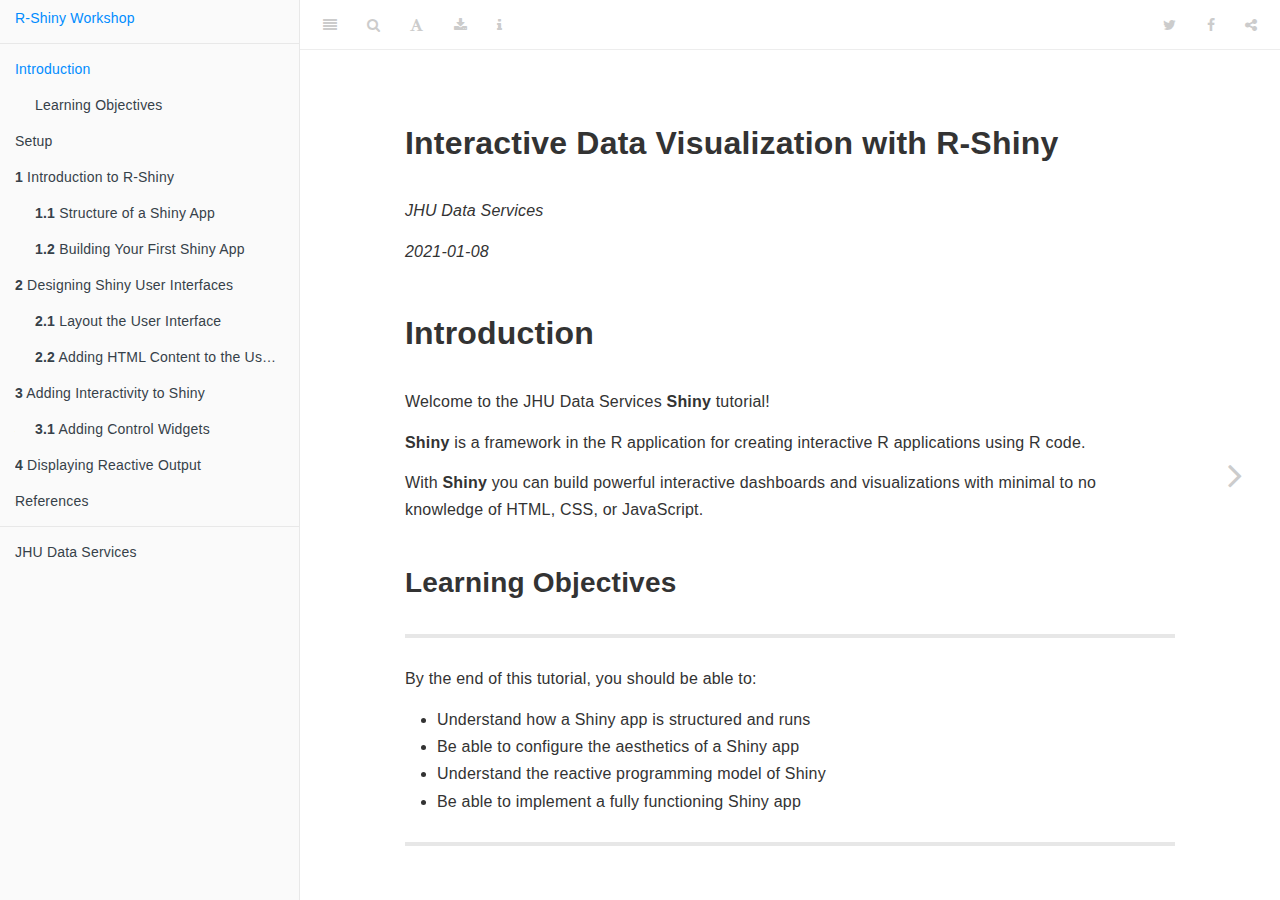
<file: docs/index.html>
<!DOCTYPE html>
<html lang="" xml:lang="">
<head>

  <meta charset="utf-8" />
  <meta http-equiv="X-UA-Compatible" content="IE=edge" />
  <title>Interactive Data Visualization with R-Shiny</title>
  <meta name="description" content="A workshop on interactive data visualization using the R-Shiny library in the R programming language." />
  <meta name="generator" content="bookdown 0.21 and GitBook 2.6.7" />

  <meta property="og:title" content="Interactive Data Visualization with R-Shiny" />
  <meta property="og:type" content="book" />
  
  
  <meta property="og:description" content="A workshop on interactive data visualization using the R-Shiny library in the R programming language." />
  

  <meta name="twitter:card" content="summary" />
  <meta name="twitter:title" content="Interactive Data Visualization with R-Shiny" />
  
  <meta name="twitter:description" content="A workshop on interactive data visualization using the R-Shiny library in the R programming language." />
  

<meta name="author" content="JHU Data Services" />


<meta name="date" content="2021-01-08" />

  <meta name="viewport" content="width=device-width, initial-scale=1" />
  <meta name="apple-mobile-web-app-capable" content="yes" />
  <meta name="apple-mobile-web-app-status-bar-style" content="black" />
  
  

<link rel="next" href="setup.html"/>
<script src="libs/jquery-2.2.3/jquery.min.js"></script>
<link href="libs/gitbook-2.6.7/css/style.css" rel="stylesheet" />
<link href="libs/gitbook-2.6.7/css/plugin-table.css" rel="stylesheet" />
<link href="libs/gitbook-2.6.7/css/plugin-bookdown.css" rel="stylesheet" />
<link href="libs/gitbook-2.6.7/css/plugin-highlight.css" rel="stylesheet" />
<link href="libs/gitbook-2.6.7/css/plugin-search.css" rel="stylesheet" />
<link href="libs/gitbook-2.6.7/css/plugin-fontsettings.css" rel="stylesheet" />
<link href="libs/gitbook-2.6.7/css/plugin-clipboard.css" rel="stylesheet" />











<style type="text/css">
a.sourceLine { display: inline-block; line-height: 1.25; }
a.sourceLine { pointer-events: none; color: inherit; text-decoration: inherit; }
a.sourceLine:empty { height: 1.2em; }
.sourceCode { overflow: visible; }
code.sourceCode { white-space: pre; position: relative; }
pre.sourceCode { margin: 0; }
@media screen {
div.sourceCode { overflow: auto; }
}
@media print {
code.sourceCode { white-space: pre-wrap; }
a.sourceLine { text-indent: -1em; padding-left: 1em; }
}
pre.numberSource a.sourceLine
  { position: relative; left: -4em; }
pre.numberSource a.sourceLine::before
  { content: attr(title);
    position: relative; left: -1em; text-align: right; vertical-align: baseline;
    border: none; pointer-events: all; display: inline-block;
    -webkit-touch-callout: none; -webkit-user-select: none;
    -khtml-user-select: none; -moz-user-select: none;
    -ms-user-select: none; user-select: none;
    padding: 0 4px; width: 4em;
    color: #aaaaaa;
  }
pre.numberSource { margin-left: 3em; border-left: 1px solid #aaaaaa;  padding-left: 4px; }
div.sourceCode
  {  }
@media screen {
a.sourceLine::before { text-decoration: underline; }
}
code span.al { color: #ff0000; font-weight: bold; } /* Alert */
code span.an { color: #60a0b0; font-weight: bold; font-style: italic; } /* Annotation */
code span.at { color: #7d9029; } /* Attribute */
code span.bn { color: #40a070; } /* BaseN */
code span.bu { } /* BuiltIn */
code span.cf { color: #007020; font-weight: bold; } /* ControlFlow */
code span.ch { color: #4070a0; } /* Char */
code span.cn { color: #880000; } /* Constant */
code span.co { color: #60a0b0; font-style: italic; } /* Comment */
code span.cv { color: #60a0b0; font-weight: bold; font-style: italic; } /* CommentVar */
code span.do { color: #ba2121; font-style: italic; } /* Documentation */
code span.dt { color: #902000; } /* DataType */
code span.dv { color: #40a070; } /* DecVal */
code span.er { color: #ff0000; font-weight: bold; } /* Error */
code span.ex { } /* Extension */
code span.fl { color: #40a070; } /* Float */
code span.fu { color: #06287e; } /* Function */
code span.im { } /* Import */
code span.in { color: #60a0b0; font-weight: bold; font-style: italic; } /* Information */
code span.kw { color: #007020; font-weight: bold; } /* Keyword */
code span.op { color: #666666; } /* Operator */
code span.ot { color: #007020; } /* Other */
code span.pp { color: #bc7a00; } /* Preprocessor */
code span.sc { color: #4070a0; } /* SpecialChar */
code span.ss { color: #bb6688; } /* SpecialString */
code span.st { color: #4070a0; } /* String */
code span.va { color: #19177c; } /* Variable */
code span.vs { color: #4070a0; } /* VerbatimString */
code span.wa { color: #60a0b0; font-weight: bold; font-style: italic; } /* Warning */
</style>

<link rel="stylesheet" href="style.css" type="text/css" />
</head>

<body>



  <div class="book without-animation with-summary font-size-2 font-family-1" data-basepath=".">

    <div class="book-summary">
      <nav role="navigation">

<ul class="summary">
<li><a href="./">R-Shiny Workshop</a></li>

<li class="divider"></li>
<li class="chapter" data-level="" data-path="index.html"><a href="index.html"><i class="fa fa-check"></i>Introduction</a><ul>
<li class="chapter" data-level="" data-path="index.html"><a href="index.html#learning-objectives"><i class="fa fa-check"></i>Learning Objectives</a></li>
</ul></li>
<li class="chapter" data-level="" data-path="setup.html"><a href="setup.html"><i class="fa fa-check"></i>Setup</a></li>
<li class="chapter" data-level="1" data-path="introduction-to-r-shiny.html"><a href="introduction-to-r-shiny.html"><i class="fa fa-check"></i><b>1</b> Introduction to R-Shiny</a><ul>
<li class="chapter" data-level="1.1" data-path="introduction-to-r-shiny.html"><a href="introduction-to-r-shiny.html#structure-of-a-shiny-app"><i class="fa fa-check"></i><b>1.1</b> Structure of a Shiny App</a></li>
<li class="chapter" data-level="1.2" data-path="introduction-to-r-shiny.html"><a href="introduction-to-r-shiny.html#building-your-first-shiny-app"><i class="fa fa-check"></i><b>1.2</b> Building Your First Shiny App</a></li>
</ul></li>
<li class="chapter" data-level="2" data-path="designing-shiny-user-interfaces.html"><a href="designing-shiny-user-interfaces.html"><i class="fa fa-check"></i><b>2</b> Designing Shiny User Interfaces</a><ul>
<li class="chapter" data-level="2.1" data-path="designing-shiny-user-interfaces.html"><a href="designing-shiny-user-interfaces.html#layout-the-user-interface"><i class="fa fa-check"></i><b>2.1</b> Layout the User Interface</a></li>
<li class="chapter" data-level="2.2" data-path="designing-shiny-user-interfaces.html"><a href="designing-shiny-user-interfaces.html#adding-html-content-to-the-user-interface"><i class="fa fa-check"></i><b>2.2</b> Adding HTML Content to the User Interface</a><ul>
<li class="chapter" data-level="2.2.1" data-path="designing-shiny-user-interfaces.html"><a href="designing-shiny-user-interfaces.html#html-text-formatting"><i class="fa fa-check"></i><b>2.2.1</b> HTML Text Formatting</a></li>
</ul></li>
</ul></li>
<li class="chapter" data-level="3" data-path="adding-interactivity-to-shiny.html"><a href="adding-interactivity-to-shiny.html"><i class="fa fa-check"></i><b>3</b> Adding Interactivity to Shiny</a><ul>
<li class="chapter" data-level="3.1" data-path="adding-interactivity-to-shiny.html"><a href="adding-interactivity-to-shiny.html#adding-control-widgets"><i class="fa fa-check"></i><b>3.1</b> Adding Control Widgets</a></li>
</ul></li>
<li class="chapter" data-level="4" data-path="displaying-reactive-output.html"><a href="displaying-reactive-output.html"><i class="fa fa-check"></i><b>4</b> Displaying Reactive Output</a></li>
<li class="chapter" data-level="" data-path="references.html"><a href="references.html"><i class="fa fa-check"></i>References</a></li>
<li class="divider"></li>
<li><a href="https://dataservices.library.jhu.edu" target="blank">JHU Data Services</a></li>

</ul>

      </nav>
    </div>

    <div class="book-body">
      <div class="body-inner">
        <div class="book-header" role="navigation">
          <h1>
            <i class="fa fa-circle-o-notch fa-spin"></i><a href="./">Interactive Data Visualization with R-Shiny</a>
          </h1>
        </div>

        <div class="page-wrapper" tabindex="-1" role="main">
          <div class="page-inner">

            <section class="normal" id="section-">
<div id="header">
<h1 class="title">Interactive Data Visualization with R-Shiny</h1>
<p class="author"><em>JHU Data Services</em></p>
<p class="date"><em>2021-01-08</em></p>
</div>
<div id="introduction" class="section level1 unnumbered">
<h1>Introduction</h1>
<p>Welcome to the JHU Data Services <strong>Shiny</strong> tutorial!</p>
<p><strong>Shiny</strong> is a framework in the R application for creating interactive R applications using R code.</p>
<p>With <strong>Shiny</strong> you can build powerful interactive dashboards and visualizations with minimal to no knowledge of HTML, CSS, or JavaScript.</p>
<div id="learning-objectives" class="section level2 unnumbered">
<h2>Learning Objectives</h2>
<hr />
<p>By the end of this tutorial, you should be able to:</p>
<ul>
<li>Understand how a Shiny app is structured and runs</li>
<li>Be able to configure the aesthetics of a Shiny app</li>
<li>Understand the reactive programming model of Shiny</li>
<li>Be able to implement a fully functioning Shiny app</li>
</ul>
<hr />

</div>
</div>
            </section>

          </div>
        </div>
      </div>

<a href="setup.html" class="navigation navigation-next navigation-unique" aria-label="Next page"><i class="fa fa-angle-right"></i></a>
    </div>
  </div>
<script src="libs/gitbook-2.6.7/js/app.min.js"></script>
<script src="libs/gitbook-2.6.7/js/lunr.js"></script>
<script src="libs/gitbook-2.6.7/js/clipboard.min.js"></script>
<script src="libs/gitbook-2.6.7/js/plugin-search.js"></script>
<script src="libs/gitbook-2.6.7/js/plugin-sharing.js"></script>
<script src="libs/gitbook-2.6.7/js/plugin-fontsettings.js"></script>
<script src="libs/gitbook-2.6.7/js/plugin-bookdown.js"></script>
<script src="libs/gitbook-2.6.7/js/jquery.highlight.js"></script>
<script src="libs/gitbook-2.6.7/js/plugin-clipboard.js"></script>
<script>
gitbook.require(["gitbook"], function(gitbook) {
gitbook.start({
"sharing": {
"github": false,
"facebook": true,
"twitter": true,
"linkedin": false,
"weibo": false,
"instapaper": false,
"vk": false,
"all": ["facebook", "twitter", "linkedin", "weibo", "instapaper"]
},
"fontsettings": {
"theme": "white",
"family": "sans",
"size": 2
},
"edit": {
"link": null,
"text": null
},
"history": {
"link": null,
"text": null
},
"view": {
"link": null,
"text": null
},
"download": ["r-shiny-workshop.pdf", "r-shiny-workshop.epub"],
"toc": {
"collapse": "subsection"
}
});
});
</script>

</body>

</html>
</file>
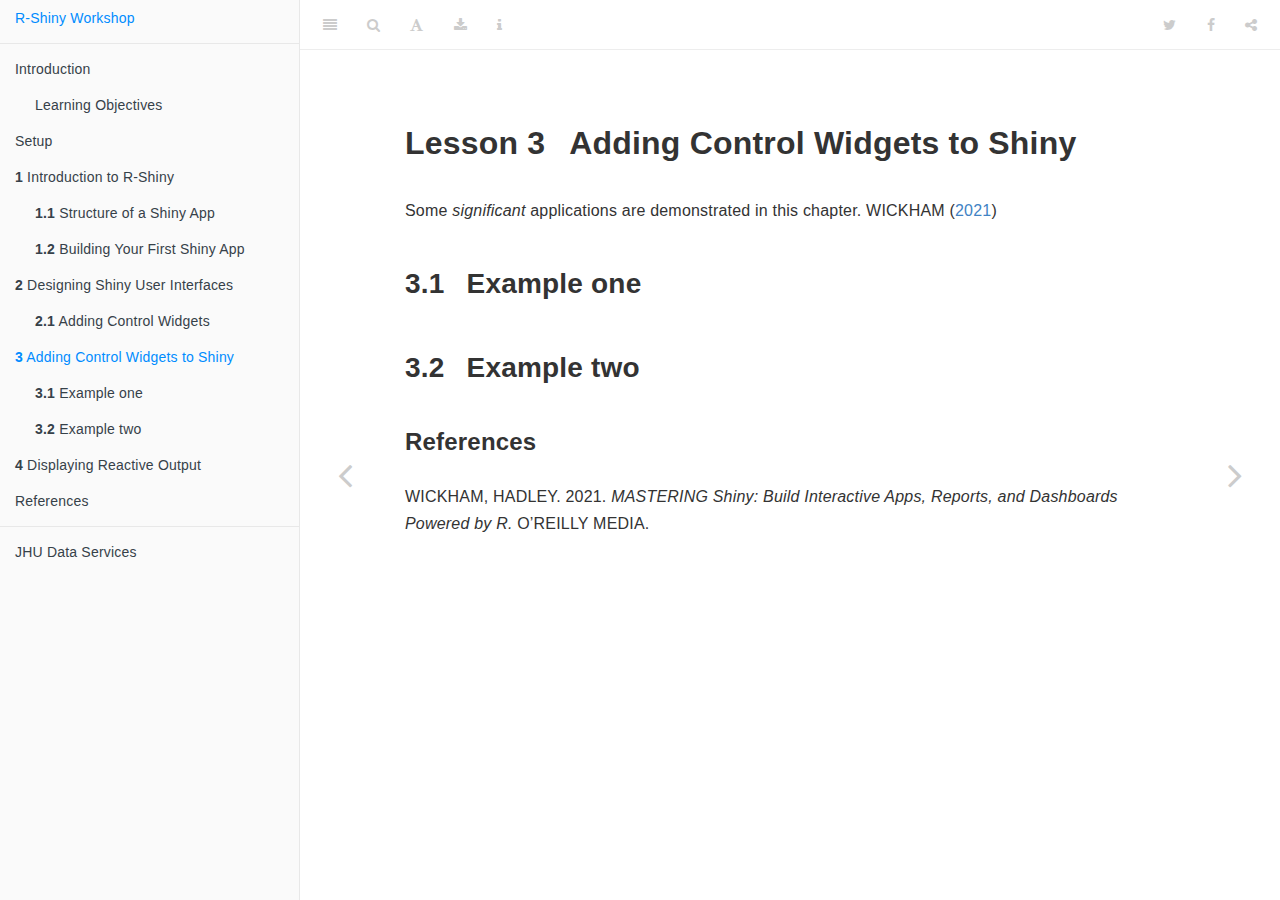
<file: docs/adding-control-widgets-to-shiny.html>
<!DOCTYPE html>
<html lang="" xml:lang="">
<head>

  <meta charset="utf-8" />
  <meta http-equiv="X-UA-Compatible" content="IE=edge" />
  <title>Lesson 3 Adding Control Widgets to Shiny | Interactive Data Visualization with R-Shiny</title>
  <meta name="description" content="A workshop on interactive data visualization using the R-Shiny library in the R programming language." />
  <meta name="generator" content="bookdown 0.21 and GitBook 2.6.7" />

  <meta property="og:title" content="Lesson 3 Adding Control Widgets to Shiny | Interactive Data Visualization with R-Shiny" />
  <meta property="og:type" content="book" />
  
  
  <meta property="og:description" content="A workshop on interactive data visualization using the R-Shiny library in the R programming language." />
  

  <meta name="twitter:card" content="summary" />
  <meta name="twitter:title" content="Lesson 3 Adding Control Widgets to Shiny | Interactive Data Visualization with R-Shiny" />
  
  <meta name="twitter:description" content="A workshop on interactive data visualization using the R-Shiny library in the R programming language." />
  

<meta name="author" content="JHU Data Services" />


<meta name="date" content="2021-01-08" />

  <meta name="viewport" content="width=device-width, initial-scale=1" />
  <meta name="apple-mobile-web-app-capable" content="yes" />
  <meta name="apple-mobile-web-app-status-bar-style" content="black" />
  
  
<link rel="prev" href="designing-shiny-user-interfaces.html"/>
<link rel="next" href="displaying-reactive-output.html"/>
<script src="libs/jquery-2.2.3/jquery.min.js"></script>
<link href="libs/gitbook-2.6.7/css/style.css" rel="stylesheet" />
<link href="libs/gitbook-2.6.7/css/plugin-table.css" rel="stylesheet" />
<link href="libs/gitbook-2.6.7/css/plugin-bookdown.css" rel="stylesheet" />
<link href="libs/gitbook-2.6.7/css/plugin-highlight.css" rel="stylesheet" />
<link href="libs/gitbook-2.6.7/css/plugin-search.css" rel="stylesheet" />
<link href="libs/gitbook-2.6.7/css/plugin-fontsettings.css" rel="stylesheet" />
<link href="libs/gitbook-2.6.7/css/plugin-clipboard.css" rel="stylesheet" />











<style type="text/css">
a.sourceLine { display: inline-block; line-height: 1.25; }
a.sourceLine { pointer-events: none; color: inherit; text-decoration: inherit; }
a.sourceLine:empty { height: 1.2em; }
.sourceCode { overflow: visible; }
code.sourceCode { white-space: pre; position: relative; }
pre.sourceCode { margin: 0; }
@media screen {
div.sourceCode { overflow: auto; }
}
@media print {
code.sourceCode { white-space: pre-wrap; }
a.sourceLine { text-indent: -1em; padding-left: 1em; }
}
pre.numberSource a.sourceLine
  { position: relative; left: -4em; }
pre.numberSource a.sourceLine::before
  { content: attr(title);
    position: relative; left: -1em; text-align: right; vertical-align: baseline;
    border: none; pointer-events: all; display: inline-block;
    -webkit-touch-callout: none; -webkit-user-select: none;
    -khtml-user-select: none; -moz-user-select: none;
    -ms-user-select: none; user-select: none;
    padding: 0 4px; width: 4em;
    color: #aaaaaa;
  }
pre.numberSource { margin-left: 3em; border-left: 1px solid #aaaaaa;  padding-left: 4px; }
div.sourceCode
  {  }
@media screen {
a.sourceLine::before { text-decoration: underline; }
}
code span.al { color: #ff0000; font-weight: bold; } /* Alert */
code span.an { color: #60a0b0; font-weight: bold; font-style: italic; } /* Annotation */
code span.at { color: #7d9029; } /* Attribute */
code span.bn { color: #40a070; } /* BaseN */
code span.bu { } /* BuiltIn */
code span.cf { color: #007020; font-weight: bold; } /* ControlFlow */
code span.ch { color: #4070a0; } /* Char */
code span.cn { color: #880000; } /* Constant */
code span.co { color: #60a0b0; font-style: italic; } /* Comment */
code span.cv { color: #60a0b0; font-weight: bold; font-style: italic; } /* CommentVar */
code span.do { color: #ba2121; font-style: italic; } /* Documentation */
code span.dt { color: #902000; } /* DataType */
code span.dv { color: #40a070; } /* DecVal */
code span.er { color: #ff0000; font-weight: bold; } /* Error */
code span.ex { } /* Extension */
code span.fl { color: #40a070; } /* Float */
code span.fu { color: #06287e; } /* Function */
code span.im { } /* Import */
code span.in { color: #60a0b0; font-weight: bold; font-style: italic; } /* Information */
code span.kw { color: #007020; font-weight: bold; } /* Keyword */
code span.op { color: #666666; } /* Operator */
code span.ot { color: #007020; } /* Other */
code span.pp { color: #bc7a00; } /* Preprocessor */
code span.sc { color: #4070a0; } /* SpecialChar */
code span.ss { color: #bb6688; } /* SpecialString */
code span.st { color: #4070a0; } /* String */
code span.va { color: #19177c; } /* Variable */
code span.vs { color: #4070a0; } /* VerbatimString */
code span.wa { color: #60a0b0; font-weight: bold; font-style: italic; } /* Warning */
</style>

<link rel="stylesheet" href="style.css" type="text/css" />
</head>

<body>



  <div class="book without-animation with-summary font-size-2 font-family-1" data-basepath=".">

    <div class="book-summary">
      <nav role="navigation">

<ul class="summary">
<li><a href="./">R-Shiny Workshop</a></li>

<li class="divider"></li>
<li class="chapter" data-level="" data-path="index.html"><a href="index.html"><i class="fa fa-check"></i>Introduction</a><ul>
<li class="chapter" data-level="" data-path="index.html"><a href="index.html#learning-objectives"><i class="fa fa-check"></i>Learning Objectives</a></li>
</ul></li>
<li class="chapter" data-level="" data-path="setup.html"><a href="setup.html"><i class="fa fa-check"></i>Setup</a></li>
<li class="chapter" data-level="1" data-path="introduction-to-r-shiny.html"><a href="introduction-to-r-shiny.html"><i class="fa fa-check"></i><b>1</b> Introduction to R-Shiny</a><ul>
<li class="chapter" data-level="1.1" data-path="introduction-to-r-shiny.html"><a href="introduction-to-r-shiny.html#structure-of-a-shiny-app"><i class="fa fa-check"></i><b>1.1</b> Structure of a Shiny App</a></li>
<li class="chapter" data-level="1.2" data-path="introduction-to-r-shiny.html"><a href="introduction-to-r-shiny.html#building-your-first-shiny-app"><i class="fa fa-check"></i><b>1.2</b> Building Your First Shiny App</a></li>
</ul></li>
<li class="chapter" data-level="2" data-path="designing-shiny-user-interfaces.html"><a href="designing-shiny-user-interfaces.html"><i class="fa fa-check"></i><b>2</b> Designing Shiny User Interfaces</a><ul>
<li class="chapter" data-level="2.1" data-path="designing-shiny-user-interfaces.html"><a href="designing-shiny-user-interfaces.html#adding-control-widgets"><i class="fa fa-check"></i><b>2.1</b> Adding Control Widgets</a></li>
</ul></li>
<li class="chapter" data-level="3" data-path="adding-control-widgets-to-shiny.html"><a href="adding-control-widgets-to-shiny.html"><i class="fa fa-check"></i><b>3</b> Adding Control Widgets to Shiny</a><ul>
<li class="chapter" data-level="3.1" data-path="adding-control-widgets-to-shiny.html"><a href="adding-control-widgets-to-shiny.html#example-one"><i class="fa fa-check"></i><b>3.1</b> Example one</a></li>
<li class="chapter" data-level="3.2" data-path="adding-control-widgets-to-shiny.html"><a href="adding-control-widgets-to-shiny.html#example-two"><i class="fa fa-check"></i><b>3.2</b> Example two</a></li>
</ul></li>
<li class="chapter" data-level="4" data-path="displaying-reactive-output.html"><a href="displaying-reactive-output.html"><i class="fa fa-check"></i><b>4</b> Displaying Reactive Output</a></li>
<li class="chapter" data-level="" data-path="references.html"><a href="references.html"><i class="fa fa-check"></i>References</a></li>
<li class="divider"></li>
<li><a href="https://dataservices.library.jhu.edu" target="blank">JHU Data Services</a></li>

</ul>

      </nav>
    </div>

    <div class="book-body">
      <div class="body-inner">
        <div class="book-header" role="navigation">
          <h1>
            <i class="fa fa-circle-o-notch fa-spin"></i><a href="./">Interactive Data Visualization with R-Shiny</a>
          </h1>
        </div>

        <div class="page-wrapper" tabindex="-1" role="main">
          <div class="page-inner">

            <section class="normal" id="section-">
<div id="adding-control-widgets-to-shiny" class="section level1">
<h1><span class="header-section-number">Lesson 3</span> Adding Control Widgets to Shiny</h1>
<p>Some <em>significant</em> applications are demonstrated in this chapter. <span class="citation">WICKHAM (<a href="#ref-WICKHAM_2021">2021</a>)</span></p>
<div id="example-one" class="section level2">
<h2><span class="header-section-number">3.1</span> Example one</h2>
</div>
<div id="example-two" class="section level2">
<h2><span class="header-section-number">3.2</span> Example two</h2>

</div>
</div>
<h3>References</h3>
<div id="refs" class="references">
<div id="ref-WICKHAM_2021">
<p>WICKHAM, HADLEY. 2021. <em>MASTERING Shiny: Build Interactive Apps, Reports, and Dashboards Powered by R.</em> O’REILLY MEDIA.</p>
</div>
</div>
            </section>

          </div>
        </div>
      </div>
<a href="designing-shiny-user-interfaces.html" class="navigation navigation-prev " aria-label="Previous page"><i class="fa fa-angle-left"></i></a>
<a href="displaying-reactive-output.html" class="navigation navigation-next " aria-label="Next page"><i class="fa fa-angle-right"></i></a>
    </div>
  </div>
<script src="libs/gitbook-2.6.7/js/app.min.js"></script>
<script src="libs/gitbook-2.6.7/js/lunr.js"></script>
<script src="libs/gitbook-2.6.7/js/clipboard.min.js"></script>
<script src="libs/gitbook-2.6.7/js/plugin-search.js"></script>
<script src="libs/gitbook-2.6.7/js/plugin-sharing.js"></script>
<script src="libs/gitbook-2.6.7/js/plugin-fontsettings.js"></script>
<script src="libs/gitbook-2.6.7/js/plugin-bookdown.js"></script>
<script src="libs/gitbook-2.6.7/js/jquery.highlight.js"></script>
<script src="libs/gitbook-2.6.7/js/plugin-clipboard.js"></script>
<script>
gitbook.require(["gitbook"], function(gitbook) {
gitbook.start({
"sharing": {
"github": false,
"facebook": true,
"twitter": true,
"linkedin": false,
"weibo": false,
"instapaper": false,
"vk": false,
"all": ["facebook", "twitter", "linkedin", "weibo", "instapaper"]
},
"fontsettings": {
"theme": "white",
"family": "sans",
"size": 2
},
"edit": {
"link": null,
"text": null
},
"history": {
"link": null,
"text": null
},
"view": {
"link": null,
"text": null
},
"download": ["r-shiny-workshop.pdf", "r-shiny-workshop.epub"],
"toc": {
"collapse": "subsection"
}
});
});
</script>

</body>

</html>
</file>
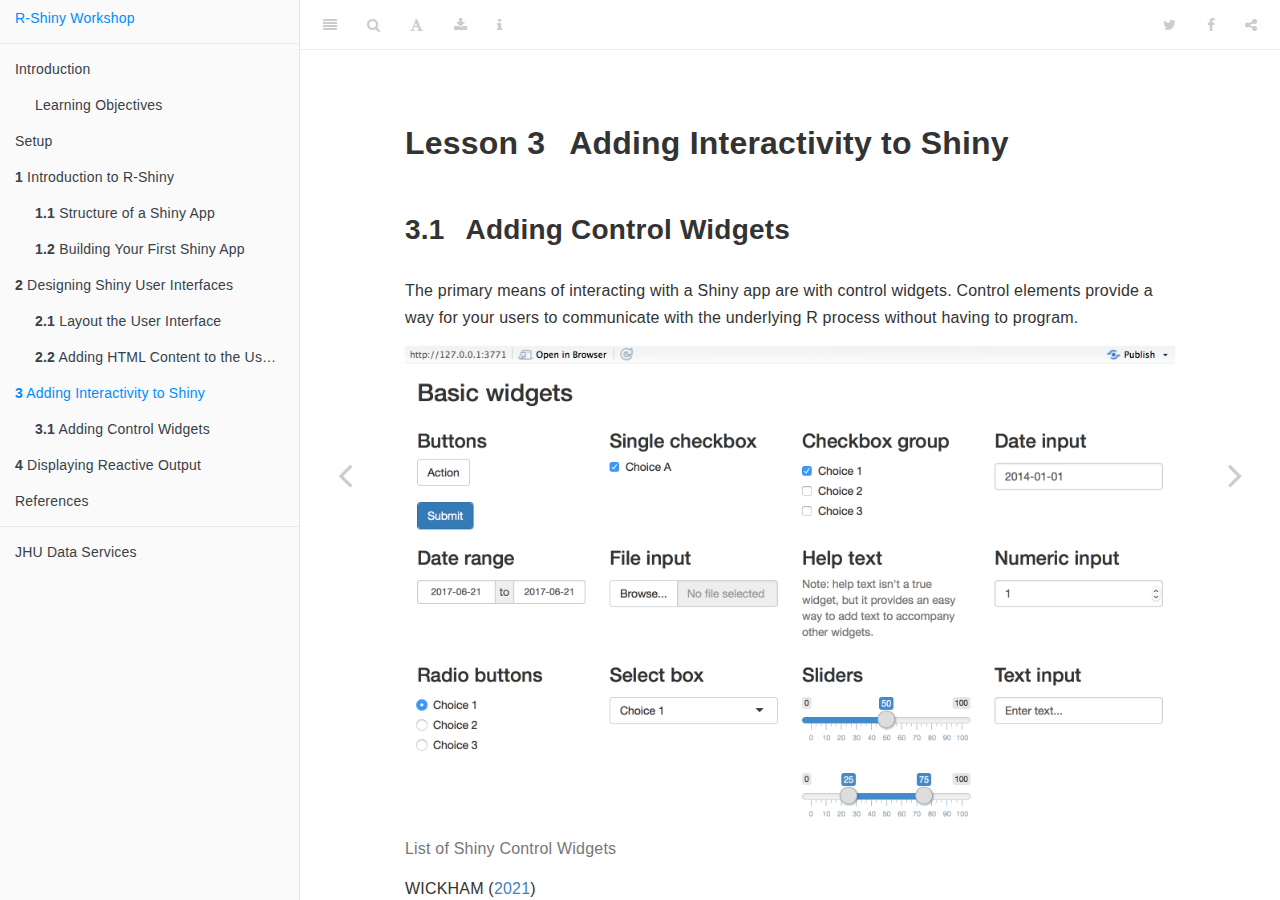
<file: docs/adding-interactivity-to-shiny.html>
<!DOCTYPE html>
<html lang="" xml:lang="">
<head>

  <meta charset="utf-8" />
  <meta http-equiv="X-UA-Compatible" content="IE=edge" />
  <title>Lesson 3 Adding Interactivity to Shiny | Interactive Data Visualization with R-Shiny</title>
  <meta name="description" content="A workshop on interactive data visualization using the R-Shiny library in the R programming language." />
  <meta name="generator" content="bookdown 0.21 and GitBook 2.6.7" />

  <meta property="og:title" content="Lesson 3 Adding Interactivity to Shiny | Interactive Data Visualization with R-Shiny" />
  <meta property="og:type" content="book" />
  
  
  <meta property="og:description" content="A workshop on interactive data visualization using the R-Shiny library in the R programming language." />
  

  <meta name="twitter:card" content="summary" />
  <meta name="twitter:title" content="Lesson 3 Adding Interactivity to Shiny | Interactive Data Visualization with R-Shiny" />
  
  <meta name="twitter:description" content="A workshop on interactive data visualization using the R-Shiny library in the R programming language." />
  

<meta name="author" content="JHU Data Services" />


<meta name="date" content="2021-01-08" />

  <meta name="viewport" content="width=device-width, initial-scale=1" />
  <meta name="apple-mobile-web-app-capable" content="yes" />
  <meta name="apple-mobile-web-app-status-bar-style" content="black" />
  
  
<link rel="prev" href="designing-shiny-user-interfaces.html"/>
<link rel="next" href="displaying-reactive-output.html"/>
<script src="libs/jquery-2.2.3/jquery.min.js"></script>
<link href="libs/gitbook-2.6.7/css/style.css" rel="stylesheet" />
<link href="libs/gitbook-2.6.7/css/plugin-table.css" rel="stylesheet" />
<link href="libs/gitbook-2.6.7/css/plugin-bookdown.css" rel="stylesheet" />
<link href="libs/gitbook-2.6.7/css/plugin-highlight.css" rel="stylesheet" />
<link href="libs/gitbook-2.6.7/css/plugin-search.css" rel="stylesheet" />
<link href="libs/gitbook-2.6.7/css/plugin-fontsettings.css" rel="stylesheet" />
<link href="libs/gitbook-2.6.7/css/plugin-clipboard.css" rel="stylesheet" />











<style type="text/css">
a.sourceLine { display: inline-block; line-height: 1.25; }
a.sourceLine { pointer-events: none; color: inherit; text-decoration: inherit; }
a.sourceLine:empty { height: 1.2em; }
.sourceCode { overflow: visible; }
code.sourceCode { white-space: pre; position: relative; }
pre.sourceCode { margin: 0; }
@media screen {
div.sourceCode { overflow: auto; }
}
@media print {
code.sourceCode { white-space: pre-wrap; }
a.sourceLine { text-indent: -1em; padding-left: 1em; }
}
pre.numberSource a.sourceLine
  { position: relative; left: -4em; }
pre.numberSource a.sourceLine::before
  { content: attr(title);
    position: relative; left: -1em; text-align: right; vertical-align: baseline;
    border: none; pointer-events: all; display: inline-block;
    -webkit-touch-callout: none; -webkit-user-select: none;
    -khtml-user-select: none; -moz-user-select: none;
    -ms-user-select: none; user-select: none;
    padding: 0 4px; width: 4em;
    color: #aaaaaa;
  }
pre.numberSource { margin-left: 3em; border-left: 1px solid #aaaaaa;  padding-left: 4px; }
div.sourceCode
  {  }
@media screen {
a.sourceLine::before { text-decoration: underline; }
}
code span.al { color: #ff0000; font-weight: bold; } /* Alert */
code span.an { color: #60a0b0; font-weight: bold; font-style: italic; } /* Annotation */
code span.at { color: #7d9029; } /* Attribute */
code span.bn { color: #40a070; } /* BaseN */
code span.bu { } /* BuiltIn */
code span.cf { color: #007020; font-weight: bold; } /* ControlFlow */
code span.ch { color: #4070a0; } /* Char */
code span.cn { color: #880000; } /* Constant */
code span.co { color: #60a0b0; font-style: italic; } /* Comment */
code span.cv { color: #60a0b0; font-weight: bold; font-style: italic; } /* CommentVar */
code span.do { color: #ba2121; font-style: italic; } /* Documentation */
code span.dt { color: #902000; } /* DataType */
code span.dv { color: #40a070; } /* DecVal */
code span.er { color: #ff0000; font-weight: bold; } /* Error */
code span.ex { } /* Extension */
code span.fl { color: #40a070; } /* Float */
code span.fu { color: #06287e; } /* Function */
code span.im { } /* Import */
code span.in { color: #60a0b0; font-weight: bold; font-style: italic; } /* Information */
code span.kw { color: #007020; font-weight: bold; } /* Keyword */
code span.op { color: #666666; } /* Operator */
code span.ot { color: #007020; } /* Other */
code span.pp { color: #bc7a00; } /* Preprocessor */
code span.sc { color: #4070a0; } /* SpecialChar */
code span.ss { color: #bb6688; } /* SpecialString */
code span.st { color: #4070a0; } /* String */
code span.va { color: #19177c; } /* Variable */
code span.vs { color: #4070a0; } /* VerbatimString */
code span.wa { color: #60a0b0; font-weight: bold; font-style: italic; } /* Warning */
</style>

<link rel="stylesheet" href="style.css" type="text/css" />
</head>

<body>



  <div class="book without-animation with-summary font-size-2 font-family-1" data-basepath=".">

    <div class="book-summary">
      <nav role="navigation">

<ul class="summary">
<li><a href="./">R-Shiny Workshop</a></li>

<li class="divider"></li>
<li class="chapter" data-level="" data-path="index.html"><a href="index.html"><i class="fa fa-check"></i>Introduction</a><ul>
<li class="chapter" data-level="" data-path="index.html"><a href="index.html#learning-objectives"><i class="fa fa-check"></i>Learning Objectives</a></li>
</ul></li>
<li class="chapter" data-level="" data-path="setup.html"><a href="setup.html"><i class="fa fa-check"></i>Setup</a></li>
<li class="chapter" data-level="1" data-path="introduction-to-r-shiny.html"><a href="introduction-to-r-shiny.html"><i class="fa fa-check"></i><b>1</b> Introduction to R-Shiny</a><ul>
<li class="chapter" data-level="1.1" data-path="introduction-to-r-shiny.html"><a href="introduction-to-r-shiny.html#structure-of-a-shiny-app"><i class="fa fa-check"></i><b>1.1</b> Structure of a Shiny App</a></li>
<li class="chapter" data-level="1.2" data-path="introduction-to-r-shiny.html"><a href="introduction-to-r-shiny.html#building-your-first-shiny-app"><i class="fa fa-check"></i><b>1.2</b> Building Your First Shiny App</a></li>
</ul></li>
<li class="chapter" data-level="2" data-path="designing-shiny-user-interfaces.html"><a href="designing-shiny-user-interfaces.html"><i class="fa fa-check"></i><b>2</b> Designing Shiny User Interfaces</a><ul>
<li class="chapter" data-level="2.1" data-path="designing-shiny-user-interfaces.html"><a href="designing-shiny-user-interfaces.html#layout-the-user-interface"><i class="fa fa-check"></i><b>2.1</b> Layout the User Interface</a></li>
<li class="chapter" data-level="2.2" data-path="designing-shiny-user-interfaces.html"><a href="designing-shiny-user-interfaces.html#adding-html-content-to-the-user-interface"><i class="fa fa-check"></i><b>2.2</b> Adding HTML Content to the User Interface</a><ul>
<li class="chapter" data-level="2.2.1" data-path="designing-shiny-user-interfaces.html"><a href="designing-shiny-user-interfaces.html#html-text-formatting"><i class="fa fa-check"></i><b>2.2.1</b> HTML Text Formatting</a></li>
</ul></li>
</ul></li>
<li class="chapter" data-level="3" data-path="adding-interactivity-to-shiny.html"><a href="adding-interactivity-to-shiny.html"><i class="fa fa-check"></i><b>3</b> Adding Interactivity to Shiny</a><ul>
<li class="chapter" data-level="3.1" data-path="adding-interactivity-to-shiny.html"><a href="adding-interactivity-to-shiny.html#adding-control-widgets"><i class="fa fa-check"></i><b>3.1</b> Adding Control Widgets</a></li>
</ul></li>
<li class="chapter" data-level="4" data-path="displaying-reactive-output.html"><a href="displaying-reactive-output.html"><i class="fa fa-check"></i><b>4</b> Displaying Reactive Output</a></li>
<li class="chapter" data-level="" data-path="references.html"><a href="references.html"><i class="fa fa-check"></i>References</a></li>
<li class="divider"></li>
<li><a href="https://dataservices.library.jhu.edu" target="blank">JHU Data Services</a></li>

</ul>

      </nav>
    </div>

    <div class="book-body">
      <div class="body-inner">
        <div class="book-header" role="navigation">
          <h1>
            <i class="fa fa-circle-o-notch fa-spin"></i><a href="./">Interactive Data Visualization with R-Shiny</a>
          </h1>
        </div>

        <div class="page-wrapper" tabindex="-1" role="main">
          <div class="page-inner">

            <section class="normal" id="section-">
<div id="adding-interactivity-to-shiny" class="section level1">
<h1><span class="header-section-number">Lesson 3</span> Adding Interactivity to Shiny</h1>
<div id="adding-control-widgets" class="section level2">
<h2><span class="header-section-number">3.1</span> Adding Control Widgets</h2>
<p>The primary means of interacting with a Shiny app are with control widgets. Control elements provide a way for your users to communicate with the underlying R process without having to program.</p>
<div class="figure">
<img src="screenshots/basic-widgets.png" alt="List of Shiny Control Widgets" />
<p class="caption">List of Shiny Control Widgets</p>
</div>
<p><span class="citation">WICKHAM (<a href="#ref-WICKHAM_2021">2021</a>)</span></p>

</div>
</div>
<h3>References</h3>
<div id="refs" class="references">
<div id="ref-WICKHAM_2021">
<p>WICKHAM, HADLEY. 2021. <em>MASTERING Shiny: Build Interactive Apps, Reports, and Dashboards Powered by R.</em> O’REILLY MEDIA.</p>
</div>
</div>
            </section>

          </div>
        </div>
      </div>
<a href="designing-shiny-user-interfaces.html" class="navigation navigation-prev " aria-label="Previous page"><i class="fa fa-angle-left"></i></a>
<a href="displaying-reactive-output.html" class="navigation navigation-next " aria-label="Next page"><i class="fa fa-angle-right"></i></a>
    </div>
  </div>
<script src="libs/gitbook-2.6.7/js/app.min.js"></script>
<script src="libs/gitbook-2.6.7/js/lunr.js"></script>
<script src="libs/gitbook-2.6.7/js/clipboard.min.js"></script>
<script src="libs/gitbook-2.6.7/js/plugin-search.js"></script>
<script src="libs/gitbook-2.6.7/js/plugin-sharing.js"></script>
<script src="libs/gitbook-2.6.7/js/plugin-fontsettings.js"></script>
<script src="libs/gitbook-2.6.7/js/plugin-bookdown.js"></script>
<script src="libs/gitbook-2.6.7/js/jquery.highlight.js"></script>
<script src="libs/gitbook-2.6.7/js/plugin-clipboard.js"></script>
<script>
gitbook.require(["gitbook"], function(gitbook) {
gitbook.start({
"sharing": {
"github": false,
"facebook": true,
"twitter": true,
"linkedin": false,
"weibo": false,
"instapaper": false,
"vk": false,
"all": ["facebook", "twitter", "linkedin", "weibo", "instapaper"]
},
"fontsettings": {
"theme": "white",
"family": "sans",
"size": 2
},
"edit": {
"link": null,
"text": null
},
"history": {
"link": null,
"text": null
},
"view": {
"link": null,
"text": null
},
"download": ["r-shiny-workshop.pdf", "r-shiny-workshop.epub"],
"toc": {
"collapse": "subsection"
}
});
});
</script>

</body>

</html>
</file>
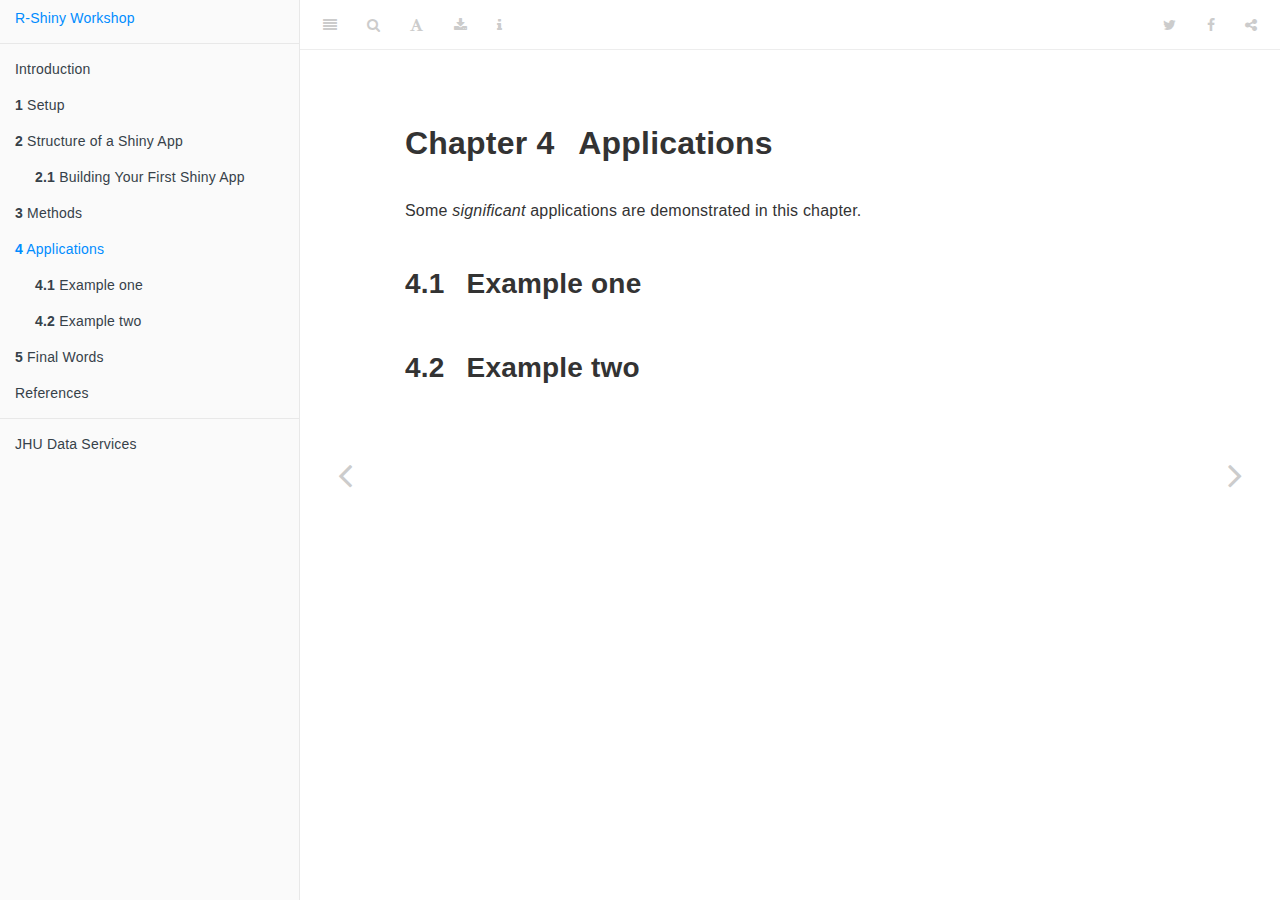
<file: docs/applications.html>
<!DOCTYPE html>
<html lang="" xml:lang="">
<head>

  <meta charset="utf-8" />
  <meta http-equiv="X-UA-Compatible" content="IE=edge" />
  <title>Chapter 4 Applications | Interactive Data Visualization with R-Shiny</title>
  <meta name="description" content="A workshop on interactive data visualization using the R-Shiny library in the R programming language." />
  <meta name="generator" content="bookdown 0.21 and GitBook 2.6.7" />

  <meta property="og:title" content="Chapter 4 Applications | Interactive Data Visualization with R-Shiny" />
  <meta property="og:type" content="book" />
  
  
  <meta property="og:description" content="A workshop on interactive data visualization using the R-Shiny library in the R programming language." />
  

  <meta name="twitter:card" content="summary" />
  <meta name="twitter:title" content="Chapter 4 Applications | Interactive Data Visualization with R-Shiny" />
  
  <meta name="twitter:description" content="A workshop on interactive data visualization using the R-Shiny library in the R programming language." />
  

<meta name="author" content="Peter Lawson" />


<meta name="date" content="2020-12-21" />

  <meta name="viewport" content="width=device-width, initial-scale=1" />
  <meta name="apple-mobile-web-app-capable" content="yes" />
  <meta name="apple-mobile-web-app-status-bar-style" content="black" />
  
  
<link rel="prev" href="methods.html"/>
<link rel="next" href="final-words.html"/>
<script src="libs/jquery-2.2.3/jquery.min.js"></script>
<link href="libs/gitbook-2.6.7/css/style.css" rel="stylesheet" />
<link href="libs/gitbook-2.6.7/css/plugin-table.css" rel="stylesheet" />
<link href="libs/gitbook-2.6.7/css/plugin-bookdown.css" rel="stylesheet" />
<link href="libs/gitbook-2.6.7/css/plugin-highlight.css" rel="stylesheet" />
<link href="libs/gitbook-2.6.7/css/plugin-search.css" rel="stylesheet" />
<link href="libs/gitbook-2.6.7/css/plugin-fontsettings.css" rel="stylesheet" />
<link href="libs/gitbook-2.6.7/css/plugin-clipboard.css" rel="stylesheet" />











<style type="text/css">
a.sourceLine { display: inline-block; line-height: 1.25; }
a.sourceLine { pointer-events: none; color: inherit; text-decoration: inherit; }
a.sourceLine:empty { height: 1.2em; }
.sourceCode { overflow: visible; }
code.sourceCode { white-space: pre; position: relative; }
pre.sourceCode { margin: 0; }
@media screen {
div.sourceCode { overflow: auto; }
}
@media print {
code.sourceCode { white-space: pre-wrap; }
a.sourceLine { text-indent: -1em; padding-left: 1em; }
}
pre.numberSource a.sourceLine
  { position: relative; left: -4em; }
pre.numberSource a.sourceLine::before
  { content: attr(title);
    position: relative; left: -1em; text-align: right; vertical-align: baseline;
    border: none; pointer-events: all; display: inline-block;
    -webkit-touch-callout: none; -webkit-user-select: none;
    -khtml-user-select: none; -moz-user-select: none;
    -ms-user-select: none; user-select: none;
    padding: 0 4px; width: 4em;
    color: #aaaaaa;
  }
pre.numberSource { margin-left: 3em; border-left: 1px solid #aaaaaa;  padding-left: 4px; }
div.sourceCode
  {  }
@media screen {
a.sourceLine::before { text-decoration: underline; }
}
code span.al { color: #ff0000; font-weight: bold; } /* Alert */
code span.an { color: #60a0b0; font-weight: bold; font-style: italic; } /* Annotation */
code span.at { color: #7d9029; } /* Attribute */
code span.bn { color: #40a070; } /* BaseN */
code span.bu { } /* BuiltIn */
code span.cf { color: #007020; font-weight: bold; } /* ControlFlow */
code span.ch { color: #4070a0; } /* Char */
code span.cn { color: #880000; } /* Constant */
code span.co { color: #60a0b0; font-style: italic; } /* Comment */
code span.cv { color: #60a0b0; font-weight: bold; font-style: italic; } /* CommentVar */
code span.do { color: #ba2121; font-style: italic; } /* Documentation */
code span.dt { color: #902000; } /* DataType */
code span.dv { color: #40a070; } /* DecVal */
code span.er { color: #ff0000; font-weight: bold; } /* Error */
code span.ex { } /* Extension */
code span.fl { color: #40a070; } /* Float */
code span.fu { color: #06287e; } /* Function */
code span.im { } /* Import */
code span.in { color: #60a0b0; font-weight: bold; font-style: italic; } /* Information */
code span.kw { color: #007020; font-weight: bold; } /* Keyword */
code span.op { color: #666666; } /* Operator */
code span.ot { color: #007020; } /* Other */
code span.pp { color: #bc7a00; } /* Preprocessor */
code span.sc { color: #4070a0; } /* SpecialChar */
code span.ss { color: #bb6688; } /* SpecialString */
code span.st { color: #4070a0; } /* String */
code span.va { color: #19177c; } /* Variable */
code span.vs { color: #4070a0; } /* VerbatimString */
code span.wa { color: #60a0b0; font-weight: bold; font-style: italic; } /* Warning */
</style>

<link rel="stylesheet" href="style.css" type="text/css" />
</head>

<body>



  <div class="book without-animation with-summary font-size-2 font-family-1" data-basepath=".">

    <div class="book-summary">
      <nav role="navigation">

<ul class="summary">
<li><a href="./">R-Shiny Workshop</a></li>

<li class="divider"></li>
<li class="chapter" data-level="" data-path="index.html"><a href="index.html"><i class="fa fa-check"></i>Introduction</a></li>
<li class="chapter" data-level="1" data-path="intro.html"><a href="intro.html"><i class="fa fa-check"></i><b>1</b> Setup</a></li>
<li class="chapter" data-level="2" data-path="structure-of-a-shiny-app.html"><a href="structure-of-a-shiny-app.html"><i class="fa fa-check"></i><b>2</b> Structure of a Shiny App</a><ul>
<li class="chapter" data-level="2.1" data-path="structure-of-a-shiny-app.html"><a href="structure-of-a-shiny-app.html#building-your-first-shiny-app"><i class="fa fa-check"></i><b>2.1</b> Building Your First Shiny App</a></li>
</ul></li>
<li class="chapter" data-level="3" data-path="methods.html"><a href="methods.html"><i class="fa fa-check"></i><b>3</b> Methods</a></li>
<li class="chapter" data-level="4" data-path="applications.html"><a href="applications.html"><i class="fa fa-check"></i><b>4</b> Applications</a><ul>
<li class="chapter" data-level="4.1" data-path="applications.html"><a href="applications.html#example-one"><i class="fa fa-check"></i><b>4.1</b> Example one</a></li>
<li class="chapter" data-level="4.2" data-path="applications.html"><a href="applications.html#example-two"><i class="fa fa-check"></i><b>4.2</b> Example two</a></li>
</ul></li>
<li class="chapter" data-level="5" data-path="final-words.html"><a href="final-words.html"><i class="fa fa-check"></i><b>5</b> Final Words</a></li>
<li class="chapter" data-level="" data-path="references.html"><a href="references.html"><i class="fa fa-check"></i>References</a></li>
<li class="divider"></li>
<li><a href="https://dataservices.library.jhu.edu" target="blank">JHU Data Services</a></li>

</ul>

      </nav>
    </div>

    <div class="book-body">
      <div class="body-inner">
        <div class="book-header" role="navigation">
          <h1>
            <i class="fa fa-circle-o-notch fa-spin"></i><a href="./">Interactive Data Visualization with R-Shiny</a>
          </h1>
        </div>

        <div class="page-wrapper" tabindex="-1" role="main">
          <div class="page-inner">

            <section class="normal" id="section-">
<div id="applications" class="section level1">
<h1><span class="header-section-number">Chapter 4</span> Applications</h1>
<p>Some <em>significant</em> applications are demonstrated in this chapter.</p>
<div id="example-one" class="section level2">
<h2><span class="header-section-number">4.1</span> Example one</h2>
</div>
<div id="example-two" class="section level2">
<h2><span class="header-section-number">4.2</span> Example two</h2>

</div>
</div>
            </section>

          </div>
        </div>
      </div>
<a href="methods.html" class="navigation navigation-prev " aria-label="Previous page"><i class="fa fa-angle-left"></i></a>
<a href="final-words.html" class="navigation navigation-next " aria-label="Next page"><i class="fa fa-angle-right"></i></a>
    </div>
  </div>
<script src="libs/gitbook-2.6.7/js/app.min.js"></script>
<script src="libs/gitbook-2.6.7/js/lunr.js"></script>
<script src="libs/gitbook-2.6.7/js/clipboard.min.js"></script>
<script src="libs/gitbook-2.6.7/js/plugin-search.js"></script>
<script src="libs/gitbook-2.6.7/js/plugin-sharing.js"></script>
<script src="libs/gitbook-2.6.7/js/plugin-fontsettings.js"></script>
<script src="libs/gitbook-2.6.7/js/plugin-bookdown.js"></script>
<script src="libs/gitbook-2.6.7/js/jquery.highlight.js"></script>
<script src="libs/gitbook-2.6.7/js/plugin-clipboard.js"></script>
<script>
gitbook.require(["gitbook"], function(gitbook) {
gitbook.start({
"sharing": {
"github": false,
"facebook": true,
"twitter": true,
"linkedin": false,
"weibo": false,
"instapaper": false,
"vk": false,
"all": ["facebook", "twitter", "linkedin", "weibo", "instapaper"]
},
"fontsettings": {
"theme": "white",
"family": "sans",
"size": 2
},
"edit": {
"link": null,
"text": null
},
"history": {
"link": null,
"text": null
},
"view": {
"link": null,
"text": null
},
"download": ["r-shiny-workshop.pdf", "r-shiny-workshop.epub"],
"toc": {
"collapse": "subsection"
}
});
});
</script>

</body>

</html>
</file>
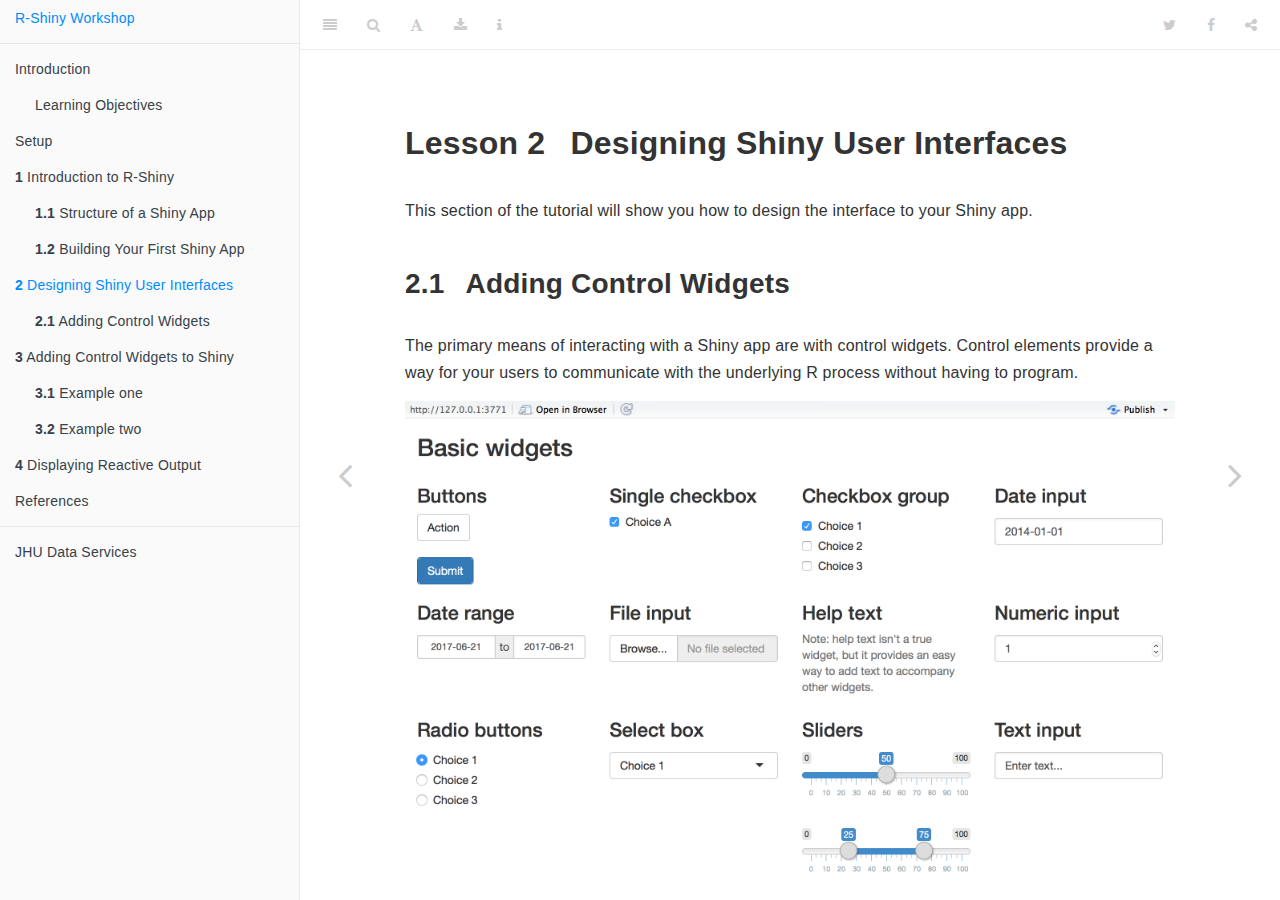
<file: docs/designing-shiny-user-interfaces.html>
<!DOCTYPE html>
<html lang="" xml:lang="">
<head>

  <meta charset="utf-8" />
  <meta http-equiv="X-UA-Compatible" content="IE=edge" />
  <title>Lesson 2 Designing Shiny User Interfaces | Interactive Data Visualization with R-Shiny</title>
  <meta name="description" content="A workshop on interactive data visualization using the R-Shiny library in the R programming language." />
  <meta name="generator" content="bookdown 0.21 and GitBook 2.6.7" />

  <meta property="og:title" content="Lesson 2 Designing Shiny User Interfaces | Interactive Data Visualization with R-Shiny" />
  <meta property="og:type" content="book" />
  
  
  <meta property="og:description" content="A workshop on interactive data visualization using the R-Shiny library in the R programming language." />
  

  <meta name="twitter:card" content="summary" />
  <meta name="twitter:title" content="Lesson 2 Designing Shiny User Interfaces | Interactive Data Visualization with R-Shiny" />
  
  <meta name="twitter:description" content="A workshop on interactive data visualization using the R-Shiny library in the R programming language." />
  

<meta name="author" content="JHU Data Services" />


<meta name="date" content="2021-01-08" />

  <meta name="viewport" content="width=device-width, initial-scale=1" />
  <meta name="apple-mobile-web-app-capable" content="yes" />
  <meta name="apple-mobile-web-app-status-bar-style" content="black" />
  
  
<link rel="prev" href="introduction-to-r-shiny.html"/>
<link rel="next" href="adding-control-widgets-to-shiny.html"/>
<script src="libs/jquery-2.2.3/jquery.min.js"></script>
<link href="libs/gitbook-2.6.7/css/style.css" rel="stylesheet" />
<link href="libs/gitbook-2.6.7/css/plugin-table.css" rel="stylesheet" />
<link href="libs/gitbook-2.6.7/css/plugin-bookdown.css" rel="stylesheet" />
<link href="libs/gitbook-2.6.7/css/plugin-highlight.css" rel="stylesheet" />
<link href="libs/gitbook-2.6.7/css/plugin-search.css" rel="stylesheet" />
<link href="libs/gitbook-2.6.7/css/plugin-fontsettings.css" rel="stylesheet" />
<link href="libs/gitbook-2.6.7/css/plugin-clipboard.css" rel="stylesheet" />











<style type="text/css">
a.sourceLine { display: inline-block; line-height: 1.25; }
a.sourceLine { pointer-events: none; color: inherit; text-decoration: inherit; }
a.sourceLine:empty { height: 1.2em; }
.sourceCode { overflow: visible; }
code.sourceCode { white-space: pre; position: relative; }
pre.sourceCode { margin: 0; }
@media screen {
div.sourceCode { overflow: auto; }
}
@media print {
code.sourceCode { white-space: pre-wrap; }
a.sourceLine { text-indent: -1em; padding-left: 1em; }
}
pre.numberSource a.sourceLine
  { position: relative; left: -4em; }
pre.numberSource a.sourceLine::before
  { content: attr(title);
    position: relative; left: -1em; text-align: right; vertical-align: baseline;
    border: none; pointer-events: all; display: inline-block;
    -webkit-touch-callout: none; -webkit-user-select: none;
    -khtml-user-select: none; -moz-user-select: none;
    -ms-user-select: none; user-select: none;
    padding: 0 4px; width: 4em;
    color: #aaaaaa;
  }
pre.numberSource { margin-left: 3em; border-left: 1px solid #aaaaaa;  padding-left: 4px; }
div.sourceCode
  {  }
@media screen {
a.sourceLine::before { text-decoration: underline; }
}
code span.al { color: #ff0000; font-weight: bold; } /* Alert */
code span.an { color: #60a0b0; font-weight: bold; font-style: italic; } /* Annotation */
code span.at { color: #7d9029; } /* Attribute */
code span.bn { color: #40a070; } /* BaseN */
code span.bu { } /* BuiltIn */
code span.cf { color: #007020; font-weight: bold; } /* ControlFlow */
code span.ch { color: #4070a0; } /* Char */
code span.cn { color: #880000; } /* Constant */
code span.co { color: #60a0b0; font-style: italic; } /* Comment */
code span.cv { color: #60a0b0; font-weight: bold; font-style: italic; } /* CommentVar */
code span.do { color: #ba2121; font-style: italic; } /* Documentation */
code span.dt { color: #902000; } /* DataType */
code span.dv { color: #40a070; } /* DecVal */
code span.er { color: #ff0000; font-weight: bold; } /* Error */
code span.ex { } /* Extension */
code span.fl { color: #40a070; } /* Float */
code span.fu { color: #06287e; } /* Function */
code span.im { } /* Import */
code span.in { color: #60a0b0; font-weight: bold; font-style: italic; } /* Information */
code span.kw { color: #007020; font-weight: bold; } /* Keyword */
code span.op { color: #666666; } /* Operator */
code span.ot { color: #007020; } /* Other */
code span.pp { color: #bc7a00; } /* Preprocessor */
code span.sc { color: #4070a0; } /* SpecialChar */
code span.ss { color: #bb6688; } /* SpecialString */
code span.st { color: #4070a0; } /* String */
code span.va { color: #19177c; } /* Variable */
code span.vs { color: #4070a0; } /* VerbatimString */
code span.wa { color: #60a0b0; font-weight: bold; font-style: italic; } /* Warning */
</style>

<link rel="stylesheet" href="style.css" type="text/css" />
</head>

<body>



  <div class="book without-animation with-summary font-size-2 font-family-1" data-basepath=".">

    <div class="book-summary">
      <nav role="navigation">

<ul class="summary">
<li><a href="./">R-Shiny Workshop</a></li>

<li class="divider"></li>
<li class="chapter" data-level="" data-path="index.html"><a href="index.html"><i class="fa fa-check"></i>Introduction</a><ul>
<li class="chapter" data-level="" data-path="index.html"><a href="index.html#learning-objectives"><i class="fa fa-check"></i>Learning Objectives</a></li>
</ul></li>
<li class="chapter" data-level="" data-path="setup.html"><a href="setup.html"><i class="fa fa-check"></i>Setup</a></li>
<li class="chapter" data-level="1" data-path="introduction-to-r-shiny.html"><a href="introduction-to-r-shiny.html"><i class="fa fa-check"></i><b>1</b> Introduction to R-Shiny</a><ul>
<li class="chapter" data-level="1.1" data-path="introduction-to-r-shiny.html"><a href="introduction-to-r-shiny.html#structure-of-a-shiny-app"><i class="fa fa-check"></i><b>1.1</b> Structure of a Shiny App</a></li>
<li class="chapter" data-level="1.2" data-path="introduction-to-r-shiny.html"><a href="introduction-to-r-shiny.html#building-your-first-shiny-app"><i class="fa fa-check"></i><b>1.2</b> Building Your First Shiny App</a></li>
</ul></li>
<li class="chapter" data-level="2" data-path="designing-shiny-user-interfaces.html"><a href="designing-shiny-user-interfaces.html"><i class="fa fa-check"></i><b>2</b> Designing Shiny User Interfaces</a><ul>
<li class="chapter" data-level="2.1" data-path="designing-shiny-user-interfaces.html"><a href="designing-shiny-user-interfaces.html#adding-control-widgets"><i class="fa fa-check"></i><b>2.1</b> Adding Control Widgets</a></li>
</ul></li>
<li class="chapter" data-level="3" data-path="adding-control-widgets-to-shiny.html"><a href="adding-control-widgets-to-shiny.html"><i class="fa fa-check"></i><b>3</b> Adding Control Widgets to Shiny</a><ul>
<li class="chapter" data-level="3.1" data-path="adding-control-widgets-to-shiny.html"><a href="adding-control-widgets-to-shiny.html#example-one"><i class="fa fa-check"></i><b>3.1</b> Example one</a></li>
<li class="chapter" data-level="3.2" data-path="adding-control-widgets-to-shiny.html"><a href="adding-control-widgets-to-shiny.html#example-two"><i class="fa fa-check"></i><b>3.2</b> Example two</a></li>
</ul></li>
<li class="chapter" data-level="4" data-path="displaying-reactive-output.html"><a href="displaying-reactive-output.html"><i class="fa fa-check"></i><b>4</b> Displaying Reactive Output</a></li>
<li class="chapter" data-level="" data-path="references.html"><a href="references.html"><i class="fa fa-check"></i>References</a></li>
<li class="divider"></li>
<li><a href="https://dataservices.library.jhu.edu" target="blank">JHU Data Services</a></li>

</ul>

      </nav>
    </div>

    <div class="book-body">
      <div class="body-inner">
        <div class="book-header" role="navigation">
          <h1>
            <i class="fa fa-circle-o-notch fa-spin"></i><a href="./">Interactive Data Visualization with R-Shiny</a>
          </h1>
        </div>

        <div class="page-wrapper" tabindex="-1" role="main">
          <div class="page-inner">

            <section class="normal" id="section-">
<div id="designing-shiny-user-interfaces" class="section level1">
<h1><span class="header-section-number">Lesson 2</span> Designing Shiny User Interfaces</h1>
<p>This section of the tutorial will show you how to design the interface to your Shiny app.</p>
<div id="adding-control-widgets" class="section level2">
<h2><span class="header-section-number">2.1</span> Adding Control Widgets</h2>
<p>The primary means of interacting with a Shiny app are with control widgets. Control elements provide a way for your users to communicate with the underlying R process without having to program.</p>
<p><img src="screenshots/basic-widgets.png" /></p>

</div>
</div>
            </section>

          </div>
        </div>
      </div>
<a href="introduction-to-r-shiny.html" class="navigation navigation-prev " aria-label="Previous page"><i class="fa fa-angle-left"></i></a>
<a href="adding-control-widgets-to-shiny.html" class="navigation navigation-next " aria-label="Next page"><i class="fa fa-angle-right"></i></a>
    </div>
  </div>
<script src="libs/gitbook-2.6.7/js/app.min.js"></script>
<script src="libs/gitbook-2.6.7/js/lunr.js"></script>
<script src="libs/gitbook-2.6.7/js/clipboard.min.js"></script>
<script src="libs/gitbook-2.6.7/js/plugin-search.js"></script>
<script src="libs/gitbook-2.6.7/js/plugin-sharing.js"></script>
<script src="libs/gitbook-2.6.7/js/plugin-fontsettings.js"></script>
<script src="libs/gitbook-2.6.7/js/plugin-bookdown.js"></script>
<script src="libs/gitbook-2.6.7/js/jquery.highlight.js"></script>
<script src="libs/gitbook-2.6.7/js/plugin-clipboard.js"></script>
<script>
gitbook.require(["gitbook"], function(gitbook) {
gitbook.start({
"sharing": {
"github": false,
"facebook": true,
"twitter": true,
"linkedin": false,
"weibo": false,
"instapaper": false,
"vk": false,
"all": ["facebook", "twitter", "linkedin", "weibo", "instapaper"]
},
"fontsettings": {
"theme": "white",
"family": "sans",
"size": 2
},
"edit": {
"link": null,
"text": null
},
"history": {
"link": null,
"text": null
},
"view": {
"link": null,
"text": null
},
"download": ["r-shiny-workshop.pdf", "r-shiny-workshop.epub"],
"toc": {
"collapse": "subsection"
}
});
});
</script>

</body>

</html>
</file>
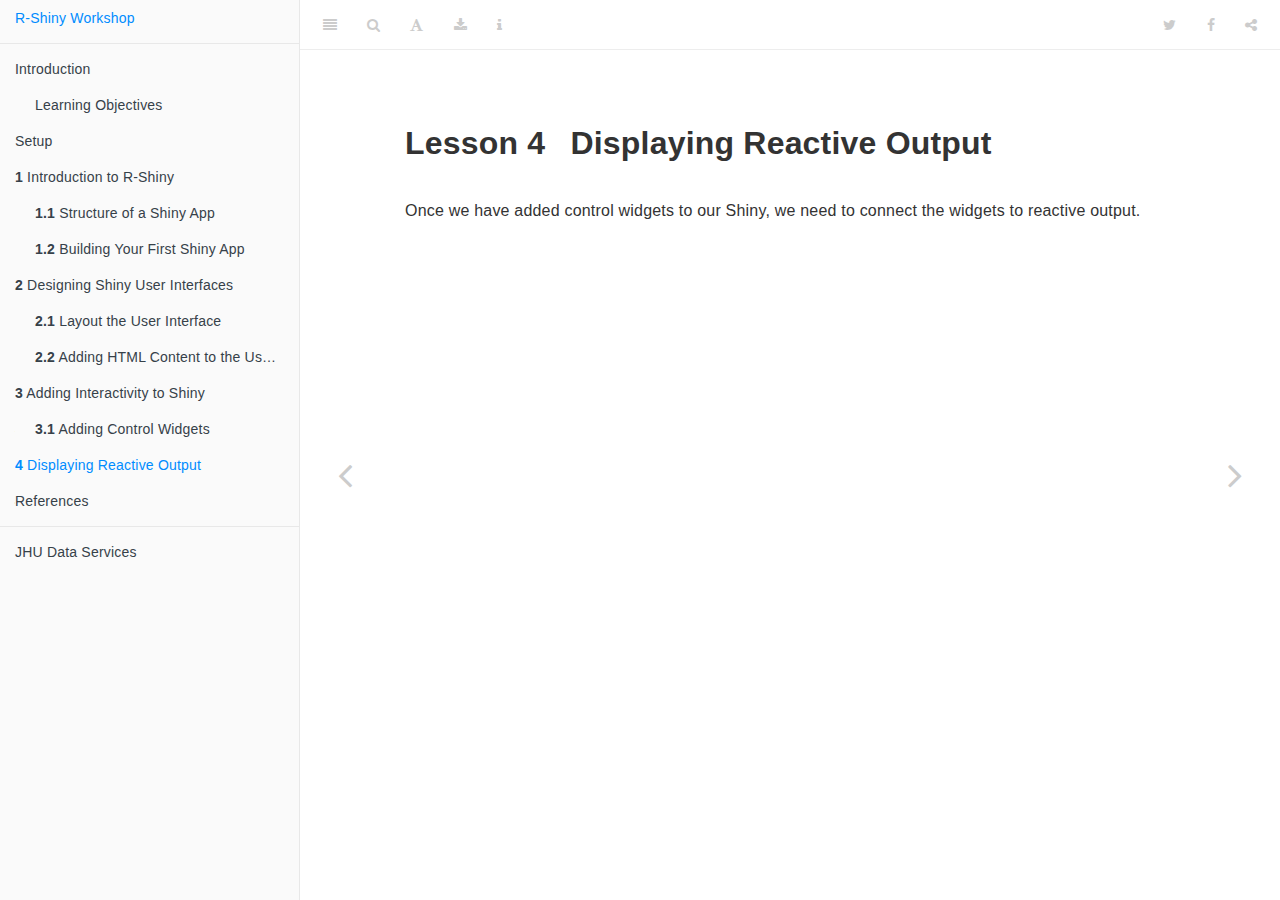
<file: docs/displaying-reactive-output.html>
<!DOCTYPE html>
<html lang="" xml:lang="">
<head>

  <meta charset="utf-8" />
  <meta http-equiv="X-UA-Compatible" content="IE=edge" />
  <title>Lesson 4 Displaying Reactive Output | Interactive Data Visualization with R-Shiny</title>
  <meta name="description" content="A workshop on interactive data visualization using the R-Shiny library in the R programming language." />
  <meta name="generator" content="bookdown 0.21 and GitBook 2.6.7" />

  <meta property="og:title" content="Lesson 4 Displaying Reactive Output | Interactive Data Visualization with R-Shiny" />
  <meta property="og:type" content="book" />
  
  
  <meta property="og:description" content="A workshop on interactive data visualization using the R-Shiny library in the R programming language." />
  

  <meta name="twitter:card" content="summary" />
  <meta name="twitter:title" content="Lesson 4 Displaying Reactive Output | Interactive Data Visualization with R-Shiny" />
  
  <meta name="twitter:description" content="A workshop on interactive data visualization using the R-Shiny library in the R programming language." />
  

<meta name="author" content="JHU Data Services" />


<meta name="date" content="2021-01-08" />

  <meta name="viewport" content="width=device-width, initial-scale=1" />
  <meta name="apple-mobile-web-app-capable" content="yes" />
  <meta name="apple-mobile-web-app-status-bar-style" content="black" />
  
  
<link rel="prev" href="adding-interactivity-to-shiny.html"/>
<link rel="next" href="references.html"/>
<script src="libs/jquery-2.2.3/jquery.min.js"></script>
<link href="libs/gitbook-2.6.7/css/style.css" rel="stylesheet" />
<link href="libs/gitbook-2.6.7/css/plugin-table.css" rel="stylesheet" />
<link href="libs/gitbook-2.6.7/css/plugin-bookdown.css" rel="stylesheet" />
<link href="libs/gitbook-2.6.7/css/plugin-highlight.css" rel="stylesheet" />
<link href="libs/gitbook-2.6.7/css/plugin-search.css" rel="stylesheet" />
<link href="libs/gitbook-2.6.7/css/plugin-fontsettings.css" rel="stylesheet" />
<link href="libs/gitbook-2.6.7/css/plugin-clipboard.css" rel="stylesheet" />











<style type="text/css">
a.sourceLine { display: inline-block; line-height: 1.25; }
a.sourceLine { pointer-events: none; color: inherit; text-decoration: inherit; }
a.sourceLine:empty { height: 1.2em; }
.sourceCode { overflow: visible; }
code.sourceCode { white-space: pre; position: relative; }
pre.sourceCode { margin: 0; }
@media screen {
div.sourceCode { overflow: auto; }
}
@media print {
code.sourceCode { white-space: pre-wrap; }
a.sourceLine { text-indent: -1em; padding-left: 1em; }
}
pre.numberSource a.sourceLine
  { position: relative; left: -4em; }
pre.numberSource a.sourceLine::before
  { content: attr(title);
    position: relative; left: -1em; text-align: right; vertical-align: baseline;
    border: none; pointer-events: all; display: inline-block;
    -webkit-touch-callout: none; -webkit-user-select: none;
    -khtml-user-select: none; -moz-user-select: none;
    -ms-user-select: none; user-select: none;
    padding: 0 4px; width: 4em;
    color: #aaaaaa;
  }
pre.numberSource { margin-left: 3em; border-left: 1px solid #aaaaaa;  padding-left: 4px; }
div.sourceCode
  {  }
@media screen {
a.sourceLine::before { text-decoration: underline; }
}
code span.al { color: #ff0000; font-weight: bold; } /* Alert */
code span.an { color: #60a0b0; font-weight: bold; font-style: italic; } /* Annotation */
code span.at { color: #7d9029; } /* Attribute */
code span.bn { color: #40a070; } /* BaseN */
code span.bu { } /* BuiltIn */
code span.cf { color: #007020; font-weight: bold; } /* ControlFlow */
code span.ch { color: #4070a0; } /* Char */
code span.cn { color: #880000; } /* Constant */
code span.co { color: #60a0b0; font-style: italic; } /* Comment */
code span.cv { color: #60a0b0; font-weight: bold; font-style: italic; } /* CommentVar */
code span.do { color: #ba2121; font-style: italic; } /* Documentation */
code span.dt { color: #902000; } /* DataType */
code span.dv { color: #40a070; } /* DecVal */
code span.er { color: #ff0000; font-weight: bold; } /* Error */
code span.ex { } /* Extension */
code span.fl { color: #40a070; } /* Float */
code span.fu { color: #06287e; } /* Function */
code span.im { } /* Import */
code span.in { color: #60a0b0; font-weight: bold; font-style: italic; } /* Information */
code span.kw { color: #007020; font-weight: bold; } /* Keyword */
code span.op { color: #666666; } /* Operator */
code span.ot { color: #007020; } /* Other */
code span.pp { color: #bc7a00; } /* Preprocessor */
code span.sc { color: #4070a0; } /* SpecialChar */
code span.ss { color: #bb6688; } /* SpecialString */
code span.st { color: #4070a0; } /* String */
code span.va { color: #19177c; } /* Variable */
code span.vs { color: #4070a0; } /* VerbatimString */
code span.wa { color: #60a0b0; font-weight: bold; font-style: italic; } /* Warning */
</style>

<link rel="stylesheet" href="style.css" type="text/css" />
</head>

<body>



  <div class="book without-animation with-summary font-size-2 font-family-1" data-basepath=".">

    <div class="book-summary">
      <nav role="navigation">

<ul class="summary">
<li><a href="./">R-Shiny Workshop</a></li>

<li class="divider"></li>
<li class="chapter" data-level="" data-path="index.html"><a href="index.html"><i class="fa fa-check"></i>Introduction</a><ul>
<li class="chapter" data-level="" data-path="index.html"><a href="index.html#learning-objectives"><i class="fa fa-check"></i>Learning Objectives</a></li>
</ul></li>
<li class="chapter" data-level="" data-path="setup.html"><a href="setup.html"><i class="fa fa-check"></i>Setup</a></li>
<li class="chapter" data-level="1" data-path="introduction-to-r-shiny.html"><a href="introduction-to-r-shiny.html"><i class="fa fa-check"></i><b>1</b> Introduction to R-Shiny</a><ul>
<li class="chapter" data-level="1.1" data-path="introduction-to-r-shiny.html"><a href="introduction-to-r-shiny.html#structure-of-a-shiny-app"><i class="fa fa-check"></i><b>1.1</b> Structure of a Shiny App</a></li>
<li class="chapter" data-level="1.2" data-path="introduction-to-r-shiny.html"><a href="introduction-to-r-shiny.html#building-your-first-shiny-app"><i class="fa fa-check"></i><b>1.2</b> Building Your First Shiny App</a></li>
</ul></li>
<li class="chapter" data-level="2" data-path="designing-shiny-user-interfaces.html"><a href="designing-shiny-user-interfaces.html"><i class="fa fa-check"></i><b>2</b> Designing Shiny User Interfaces</a><ul>
<li class="chapter" data-level="2.1" data-path="designing-shiny-user-interfaces.html"><a href="designing-shiny-user-interfaces.html#layout-the-user-interface"><i class="fa fa-check"></i><b>2.1</b> Layout the User Interface</a></li>
<li class="chapter" data-level="2.2" data-path="designing-shiny-user-interfaces.html"><a href="designing-shiny-user-interfaces.html#adding-html-content-to-the-user-interface"><i class="fa fa-check"></i><b>2.2</b> Adding HTML Content to the User Interface</a><ul>
<li class="chapter" data-level="2.2.1" data-path="designing-shiny-user-interfaces.html"><a href="designing-shiny-user-interfaces.html#html-text-formatting"><i class="fa fa-check"></i><b>2.2.1</b> HTML Text Formatting</a></li>
</ul></li>
</ul></li>
<li class="chapter" data-level="3" data-path="adding-interactivity-to-shiny.html"><a href="adding-interactivity-to-shiny.html"><i class="fa fa-check"></i><b>3</b> Adding Interactivity to Shiny</a><ul>
<li class="chapter" data-level="3.1" data-path="adding-interactivity-to-shiny.html"><a href="adding-interactivity-to-shiny.html#adding-control-widgets"><i class="fa fa-check"></i><b>3.1</b> Adding Control Widgets</a></li>
</ul></li>
<li class="chapter" data-level="4" data-path="displaying-reactive-output.html"><a href="displaying-reactive-output.html"><i class="fa fa-check"></i><b>4</b> Displaying Reactive Output</a></li>
<li class="chapter" data-level="" data-path="references.html"><a href="references.html"><i class="fa fa-check"></i>References</a></li>
<li class="divider"></li>
<li><a href="https://dataservices.library.jhu.edu" target="blank">JHU Data Services</a></li>

</ul>

      </nav>
    </div>

    <div class="book-body">
      <div class="body-inner">
        <div class="book-header" role="navigation">
          <h1>
            <i class="fa fa-circle-o-notch fa-spin"></i><a href="./">Interactive Data Visualization with R-Shiny</a>
          </h1>
        </div>

        <div class="page-wrapper" tabindex="-1" role="main">
          <div class="page-inner">

            <section class="normal" id="section-">
<div id="displaying-reactive-output" class="section level1">
<h1><span class="header-section-number">Lesson 4</span> Displaying Reactive Output</h1>
<p>Once we have added control widgets to our Shiny, we need to connect the widgets
to reactive output.</p>

</div>
            </section>

          </div>
        </div>
      </div>
<a href="adding-interactivity-to-shiny.html" class="navigation navigation-prev " aria-label="Previous page"><i class="fa fa-angle-left"></i></a>
<a href="references.html" class="navigation navigation-next " aria-label="Next page"><i class="fa fa-angle-right"></i></a>
    </div>
  </div>
<script src="libs/gitbook-2.6.7/js/app.min.js"></script>
<script src="libs/gitbook-2.6.7/js/lunr.js"></script>
<script src="libs/gitbook-2.6.7/js/clipboard.min.js"></script>
<script src="libs/gitbook-2.6.7/js/plugin-search.js"></script>
<script src="libs/gitbook-2.6.7/js/plugin-sharing.js"></script>
<script src="libs/gitbook-2.6.7/js/plugin-fontsettings.js"></script>
<script src="libs/gitbook-2.6.7/js/plugin-bookdown.js"></script>
<script src="libs/gitbook-2.6.7/js/jquery.highlight.js"></script>
<script src="libs/gitbook-2.6.7/js/plugin-clipboard.js"></script>
<script>
gitbook.require(["gitbook"], function(gitbook) {
gitbook.start({
"sharing": {
"github": false,
"facebook": true,
"twitter": true,
"linkedin": false,
"weibo": false,
"instapaper": false,
"vk": false,
"all": ["facebook", "twitter", "linkedin", "weibo", "instapaper"]
},
"fontsettings": {
"theme": "white",
"family": "sans",
"size": 2
},
"edit": {
"link": null,
"text": null
},
"history": {
"link": null,
"text": null
},
"view": {
"link": null,
"text": null
},
"download": ["r-shiny-workshop.pdf", "r-shiny-workshop.epub"],
"toc": {
"collapse": "subsection"
}
});
});
</script>

</body>

</html>
</file>
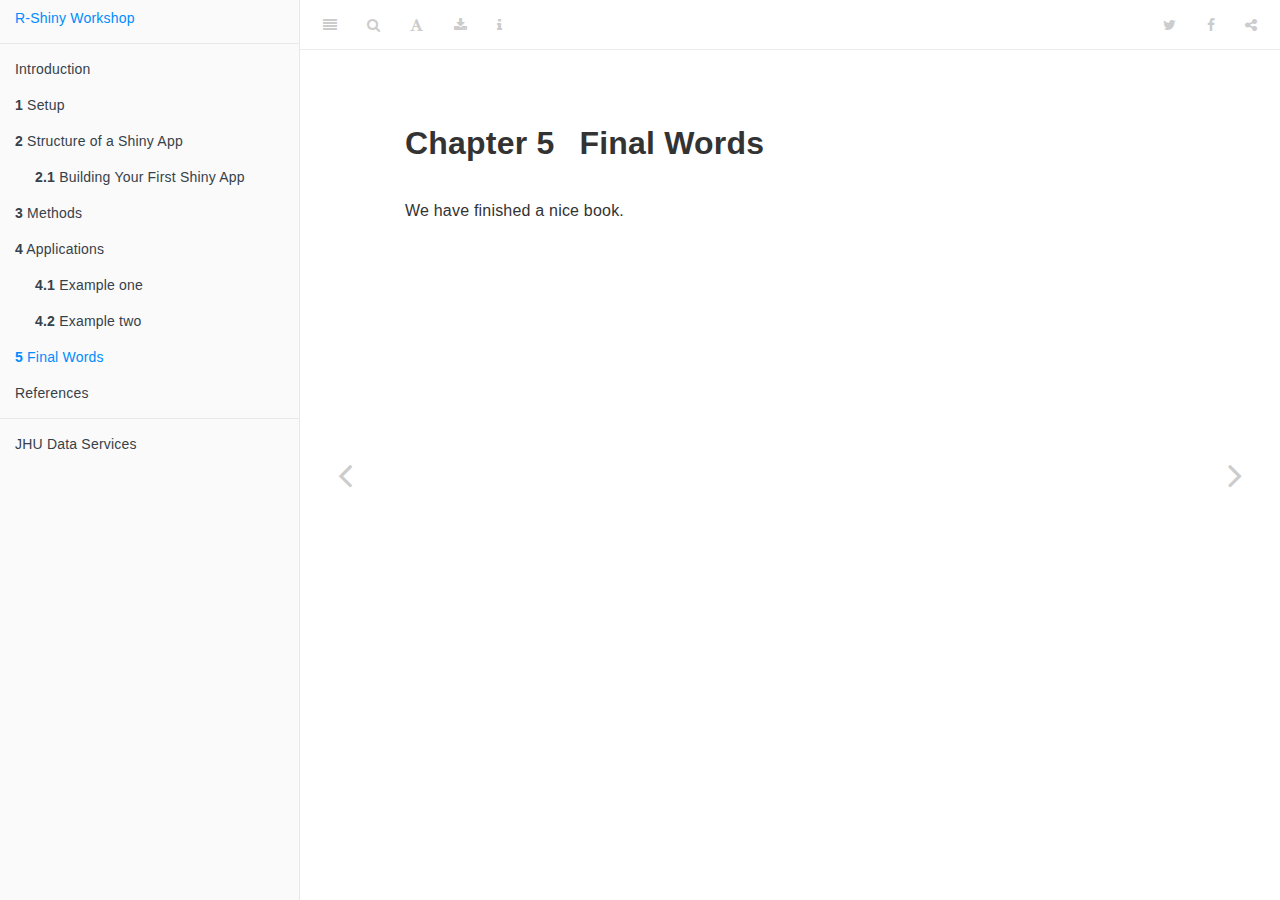
<file: docs/final-words.html>
<!DOCTYPE html>
<html lang="" xml:lang="">
<head>

  <meta charset="utf-8" />
  <meta http-equiv="X-UA-Compatible" content="IE=edge" />
  <title>Chapter 5 Final Words | Interactive Data Visualization with R-Shiny</title>
  <meta name="description" content="A workshop on interactive data visualization using the R-Shiny library in the R programming language." />
  <meta name="generator" content="bookdown 0.21 and GitBook 2.6.7" />

  <meta property="og:title" content="Chapter 5 Final Words | Interactive Data Visualization with R-Shiny" />
  <meta property="og:type" content="book" />
  
  
  <meta property="og:description" content="A workshop on interactive data visualization using the R-Shiny library in the R programming language." />
  

  <meta name="twitter:card" content="summary" />
  <meta name="twitter:title" content="Chapter 5 Final Words | Interactive Data Visualization with R-Shiny" />
  
  <meta name="twitter:description" content="A workshop on interactive data visualization using the R-Shiny library in the R programming language." />
  

<meta name="author" content="Peter Lawson" />


<meta name="date" content="2020-12-21" />

  <meta name="viewport" content="width=device-width, initial-scale=1" />
  <meta name="apple-mobile-web-app-capable" content="yes" />
  <meta name="apple-mobile-web-app-status-bar-style" content="black" />
  
  
<link rel="prev" href="applications.html"/>
<link rel="next" href="references.html"/>
<script src="libs/jquery-2.2.3/jquery.min.js"></script>
<link href="libs/gitbook-2.6.7/css/style.css" rel="stylesheet" />
<link href="libs/gitbook-2.6.7/css/plugin-table.css" rel="stylesheet" />
<link href="libs/gitbook-2.6.7/css/plugin-bookdown.css" rel="stylesheet" />
<link href="libs/gitbook-2.6.7/css/plugin-highlight.css" rel="stylesheet" />
<link href="libs/gitbook-2.6.7/css/plugin-search.css" rel="stylesheet" />
<link href="libs/gitbook-2.6.7/css/plugin-fontsettings.css" rel="stylesheet" />
<link href="libs/gitbook-2.6.7/css/plugin-clipboard.css" rel="stylesheet" />











<style type="text/css">
a.sourceLine { display: inline-block; line-height: 1.25; }
a.sourceLine { pointer-events: none; color: inherit; text-decoration: inherit; }
a.sourceLine:empty { height: 1.2em; }
.sourceCode { overflow: visible; }
code.sourceCode { white-space: pre; position: relative; }
pre.sourceCode { margin: 0; }
@media screen {
div.sourceCode { overflow: auto; }
}
@media print {
code.sourceCode { white-space: pre-wrap; }
a.sourceLine { text-indent: -1em; padding-left: 1em; }
}
pre.numberSource a.sourceLine
  { position: relative; left: -4em; }
pre.numberSource a.sourceLine::before
  { content: attr(title);
    position: relative; left: -1em; text-align: right; vertical-align: baseline;
    border: none; pointer-events: all; display: inline-block;
    -webkit-touch-callout: none; -webkit-user-select: none;
    -khtml-user-select: none; -moz-user-select: none;
    -ms-user-select: none; user-select: none;
    padding: 0 4px; width: 4em;
    color: #aaaaaa;
  }
pre.numberSource { margin-left: 3em; border-left: 1px solid #aaaaaa;  padding-left: 4px; }
div.sourceCode
  {  }
@media screen {
a.sourceLine::before { text-decoration: underline; }
}
code span.al { color: #ff0000; font-weight: bold; } /* Alert */
code span.an { color: #60a0b0; font-weight: bold; font-style: italic; } /* Annotation */
code span.at { color: #7d9029; } /* Attribute */
code span.bn { color: #40a070; } /* BaseN */
code span.bu { } /* BuiltIn */
code span.cf { color: #007020; font-weight: bold; } /* ControlFlow */
code span.ch { color: #4070a0; } /* Char */
code span.cn { color: #880000; } /* Constant */
code span.co { color: #60a0b0; font-style: italic; } /* Comment */
code span.cv { color: #60a0b0; font-weight: bold; font-style: italic; } /* CommentVar */
code span.do { color: #ba2121; font-style: italic; } /* Documentation */
code span.dt { color: #902000; } /* DataType */
code span.dv { color: #40a070; } /* DecVal */
code span.er { color: #ff0000; font-weight: bold; } /* Error */
code span.ex { } /* Extension */
code span.fl { color: #40a070; } /* Float */
code span.fu { color: #06287e; } /* Function */
code span.im { } /* Import */
code span.in { color: #60a0b0; font-weight: bold; font-style: italic; } /* Information */
code span.kw { color: #007020; font-weight: bold; } /* Keyword */
code span.op { color: #666666; } /* Operator */
code span.ot { color: #007020; } /* Other */
code span.pp { color: #bc7a00; } /* Preprocessor */
code span.sc { color: #4070a0; } /* SpecialChar */
code span.ss { color: #bb6688; } /* SpecialString */
code span.st { color: #4070a0; } /* String */
code span.va { color: #19177c; } /* Variable */
code span.vs { color: #4070a0; } /* VerbatimString */
code span.wa { color: #60a0b0; font-weight: bold; font-style: italic; } /* Warning */
</style>

<link rel="stylesheet" href="style.css" type="text/css" />
</head>

<body>



  <div class="book without-animation with-summary font-size-2 font-family-1" data-basepath=".">

    <div class="book-summary">
      <nav role="navigation">

<ul class="summary">
<li><a href="./">R-Shiny Workshop</a></li>

<li class="divider"></li>
<li class="chapter" data-level="" data-path="index.html"><a href="index.html"><i class="fa fa-check"></i>Introduction</a></li>
<li class="chapter" data-level="1" data-path="intro.html"><a href="intro.html"><i class="fa fa-check"></i><b>1</b> Setup</a></li>
<li class="chapter" data-level="2" data-path="structure-of-a-shiny-app.html"><a href="structure-of-a-shiny-app.html"><i class="fa fa-check"></i><b>2</b> Structure of a Shiny App</a><ul>
<li class="chapter" data-level="2.1" data-path="structure-of-a-shiny-app.html"><a href="structure-of-a-shiny-app.html#building-your-first-shiny-app"><i class="fa fa-check"></i><b>2.1</b> Building Your First Shiny App</a></li>
</ul></li>
<li class="chapter" data-level="3" data-path="methods.html"><a href="methods.html"><i class="fa fa-check"></i><b>3</b> Methods</a></li>
<li class="chapter" data-level="4" data-path="applications.html"><a href="applications.html"><i class="fa fa-check"></i><b>4</b> Applications</a><ul>
<li class="chapter" data-level="4.1" data-path="applications.html"><a href="applications.html#example-one"><i class="fa fa-check"></i><b>4.1</b> Example one</a></li>
<li class="chapter" data-level="4.2" data-path="applications.html"><a href="applications.html#example-two"><i class="fa fa-check"></i><b>4.2</b> Example two</a></li>
</ul></li>
<li class="chapter" data-level="5" data-path="final-words.html"><a href="final-words.html"><i class="fa fa-check"></i><b>5</b> Final Words</a></li>
<li class="chapter" data-level="" data-path="references.html"><a href="references.html"><i class="fa fa-check"></i>References</a></li>
<li class="divider"></li>
<li><a href="https://dataservices.library.jhu.edu" target="blank">JHU Data Services</a></li>

</ul>

      </nav>
    </div>

    <div class="book-body">
      <div class="body-inner">
        <div class="book-header" role="navigation">
          <h1>
            <i class="fa fa-circle-o-notch fa-spin"></i><a href="./">Interactive Data Visualization with R-Shiny</a>
          </h1>
        </div>

        <div class="page-wrapper" tabindex="-1" role="main">
          <div class="page-inner">

            <section class="normal" id="section-">
<div id="final-words" class="section level1">
<h1><span class="header-section-number">Chapter 5</span> Final Words</h1>
<p>We have finished a nice book.</p>

</div>
            </section>

          </div>
        </div>
      </div>
<a href="applications.html" class="navigation navigation-prev " aria-label="Previous page"><i class="fa fa-angle-left"></i></a>
<a href="references.html" class="navigation navigation-next " aria-label="Next page"><i class="fa fa-angle-right"></i></a>
    </div>
  </div>
<script src="libs/gitbook-2.6.7/js/app.min.js"></script>
<script src="libs/gitbook-2.6.7/js/lunr.js"></script>
<script src="libs/gitbook-2.6.7/js/clipboard.min.js"></script>
<script src="libs/gitbook-2.6.7/js/plugin-search.js"></script>
<script src="libs/gitbook-2.6.7/js/plugin-sharing.js"></script>
<script src="libs/gitbook-2.6.7/js/plugin-fontsettings.js"></script>
<script src="libs/gitbook-2.6.7/js/plugin-bookdown.js"></script>
<script src="libs/gitbook-2.6.7/js/jquery.highlight.js"></script>
<script src="libs/gitbook-2.6.7/js/plugin-clipboard.js"></script>
<script>
gitbook.require(["gitbook"], function(gitbook) {
gitbook.start({
"sharing": {
"github": false,
"facebook": true,
"twitter": true,
"linkedin": false,
"weibo": false,
"instapaper": false,
"vk": false,
"all": ["facebook", "twitter", "linkedin", "weibo", "instapaper"]
},
"fontsettings": {
"theme": "white",
"family": "sans",
"size": 2
},
"edit": {
"link": null,
"text": null
},
"history": {
"link": null,
"text": null
},
"view": {
"link": null,
"text": null
},
"download": ["r-shiny-workshop.pdf", "r-shiny-workshop.epub"],
"toc": {
"collapse": "subsection"
}
});
});
</script>

</body>

</html>
</file>
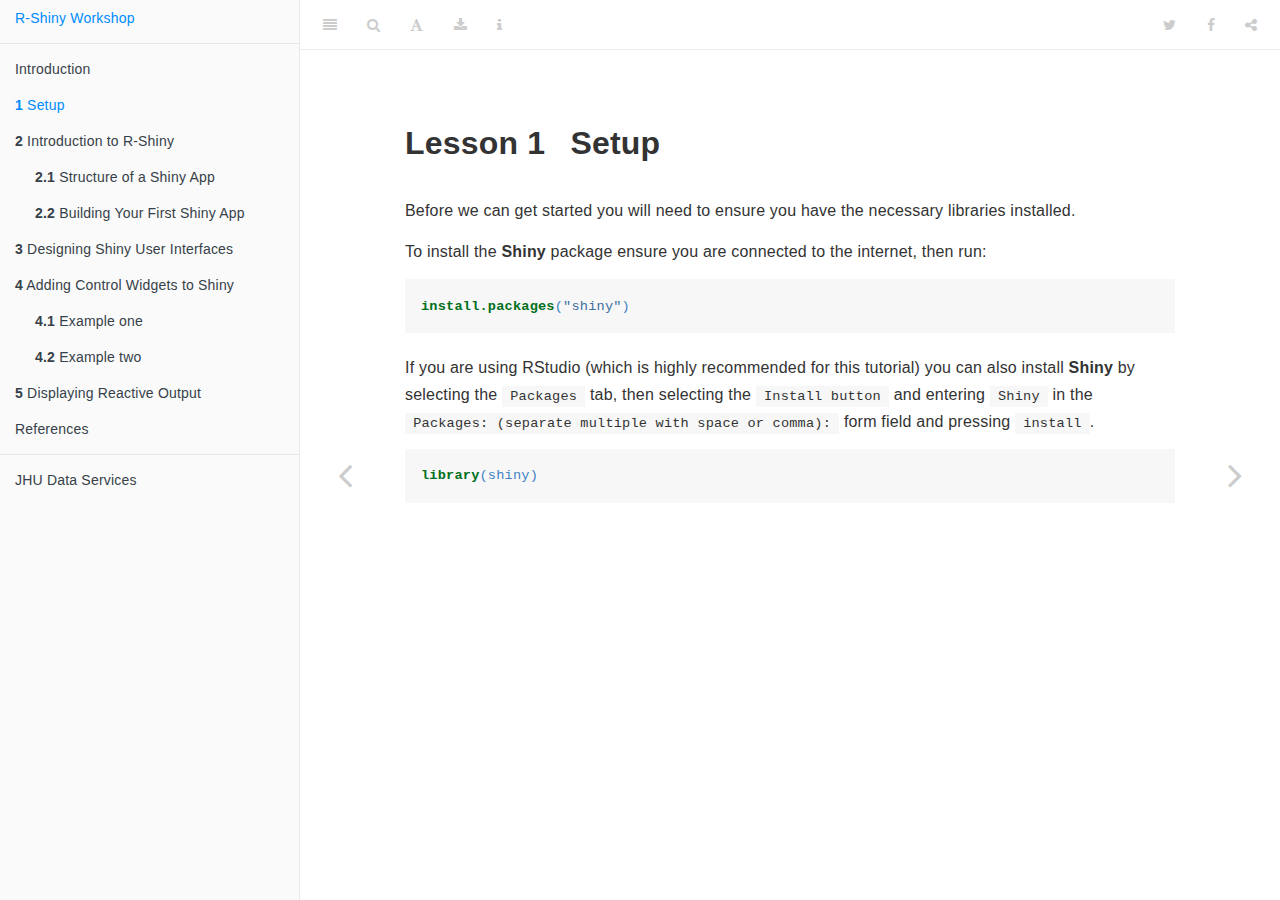
<file: docs/intro.html>
<!DOCTYPE html>
<html lang="" xml:lang="">
<head>

  <meta charset="utf-8" />
  <meta http-equiv="X-UA-Compatible" content="IE=edge" />
  <title>Lesson 1 Setup | Interactive Data Visualization with R-Shiny</title>
  <meta name="description" content="A workshop on interactive data visualization using the R-Shiny library in the R programming language." />
  <meta name="generator" content="bookdown 0.21 and GitBook 2.6.7" />

  <meta property="og:title" content="Lesson 1 Setup | Interactive Data Visualization with R-Shiny" />
  <meta property="og:type" content="book" />
  
  
  <meta property="og:description" content="A workshop on interactive data visualization using the R-Shiny library in the R programming language." />
  

  <meta name="twitter:card" content="summary" />
  <meta name="twitter:title" content="Lesson 1 Setup | Interactive Data Visualization with R-Shiny" />
  
  <meta name="twitter:description" content="A workshop on interactive data visualization using the R-Shiny library in the R programming language." />
  

<meta name="author" content="Peter Lawson" />


<meta name="date" content="2020-12-21" />

  <meta name="viewport" content="width=device-width, initial-scale=1" />
  <meta name="apple-mobile-web-app-capable" content="yes" />
  <meta name="apple-mobile-web-app-status-bar-style" content="black" />
  
  
<link rel="prev" href="index.html"/>
<link rel="next" href="introduction-to-r-shiny.html"/>
<script src="libs/jquery-2.2.3/jquery.min.js"></script>
<link href="libs/gitbook-2.6.7/css/style.css" rel="stylesheet" />
<link href="libs/gitbook-2.6.7/css/plugin-table.css" rel="stylesheet" />
<link href="libs/gitbook-2.6.7/css/plugin-bookdown.css" rel="stylesheet" />
<link href="libs/gitbook-2.6.7/css/plugin-highlight.css" rel="stylesheet" />
<link href="libs/gitbook-2.6.7/css/plugin-search.css" rel="stylesheet" />
<link href="libs/gitbook-2.6.7/css/plugin-fontsettings.css" rel="stylesheet" />
<link href="libs/gitbook-2.6.7/css/plugin-clipboard.css" rel="stylesheet" />











<style type="text/css">
a.sourceLine { display: inline-block; line-height: 1.25; }
a.sourceLine { pointer-events: none; color: inherit; text-decoration: inherit; }
a.sourceLine:empty { height: 1.2em; }
.sourceCode { overflow: visible; }
code.sourceCode { white-space: pre; position: relative; }
pre.sourceCode { margin: 0; }
@media screen {
div.sourceCode { overflow: auto; }
}
@media print {
code.sourceCode { white-space: pre-wrap; }
a.sourceLine { text-indent: -1em; padding-left: 1em; }
}
pre.numberSource a.sourceLine
  { position: relative; left: -4em; }
pre.numberSource a.sourceLine::before
  { content: attr(title);
    position: relative; left: -1em; text-align: right; vertical-align: baseline;
    border: none; pointer-events: all; display: inline-block;
    -webkit-touch-callout: none; -webkit-user-select: none;
    -khtml-user-select: none; -moz-user-select: none;
    -ms-user-select: none; user-select: none;
    padding: 0 4px; width: 4em;
    color: #aaaaaa;
  }
pre.numberSource { margin-left: 3em; border-left: 1px solid #aaaaaa;  padding-left: 4px; }
div.sourceCode
  {  }
@media screen {
a.sourceLine::before { text-decoration: underline; }
}
code span.al { color: #ff0000; font-weight: bold; } /* Alert */
code span.an { color: #60a0b0; font-weight: bold; font-style: italic; } /* Annotation */
code span.at { color: #7d9029; } /* Attribute */
code span.bn { color: #40a070; } /* BaseN */
code span.bu { } /* BuiltIn */
code span.cf { color: #007020; font-weight: bold; } /* ControlFlow */
code span.ch { color: #4070a0; } /* Char */
code span.cn { color: #880000; } /* Constant */
code span.co { color: #60a0b0; font-style: italic; } /* Comment */
code span.cv { color: #60a0b0; font-weight: bold; font-style: italic; } /* CommentVar */
code span.do { color: #ba2121; font-style: italic; } /* Documentation */
code span.dt { color: #902000; } /* DataType */
code span.dv { color: #40a070; } /* DecVal */
code span.er { color: #ff0000; font-weight: bold; } /* Error */
code span.ex { } /* Extension */
code span.fl { color: #40a070; } /* Float */
code span.fu { color: #06287e; } /* Function */
code span.im { } /* Import */
code span.in { color: #60a0b0; font-weight: bold; font-style: italic; } /* Information */
code span.kw { color: #007020; font-weight: bold; } /* Keyword */
code span.op { color: #666666; } /* Operator */
code span.ot { color: #007020; } /* Other */
code span.pp { color: #bc7a00; } /* Preprocessor */
code span.sc { color: #4070a0; } /* SpecialChar */
code span.ss { color: #bb6688; } /* SpecialString */
code span.st { color: #4070a0; } /* String */
code span.va { color: #19177c; } /* Variable */
code span.vs { color: #4070a0; } /* VerbatimString */
code span.wa { color: #60a0b0; font-weight: bold; font-style: italic; } /* Warning */
</style>

<link rel="stylesheet" href="style.css" type="text/css" />
</head>

<body>



  <div class="book without-animation with-summary font-size-2 font-family-1" data-basepath=".">

    <div class="book-summary">
      <nav role="navigation">

<ul class="summary">
<li><a href="./">R-Shiny Workshop</a></li>

<li class="divider"></li>
<li class="chapter" data-level="" data-path="index.html"><a href="index.html"><i class="fa fa-check"></i>Introduction</a></li>
<li class="chapter" data-level="1" data-path="intro.html"><a href="intro.html"><i class="fa fa-check"></i><b>1</b> Setup</a></li>
<li class="chapter" data-level="2" data-path="introduction-to-r-shiny.html"><a href="introduction-to-r-shiny.html"><i class="fa fa-check"></i><b>2</b> Introduction to R-Shiny</a><ul>
<li class="chapter" data-level="2.1" data-path="introduction-to-r-shiny.html"><a href="introduction-to-r-shiny.html#structure-of-a-shiny-app"><i class="fa fa-check"></i><b>2.1</b> Structure of a Shiny App</a></li>
<li class="chapter" data-level="2.2" data-path="introduction-to-r-shiny.html"><a href="introduction-to-r-shiny.html#building-your-first-shiny-app"><i class="fa fa-check"></i><b>2.2</b> Building Your First Shiny App</a></li>
</ul></li>
<li class="chapter" data-level="3" data-path="designing-shiny-user-interfaces.html"><a href="designing-shiny-user-interfaces.html"><i class="fa fa-check"></i><b>3</b> Designing Shiny User Interfaces</a></li>
<li class="chapter" data-level="4" data-path="adding-control-widgets-to-shiny.html"><a href="adding-control-widgets-to-shiny.html"><i class="fa fa-check"></i><b>4</b> Adding Control Widgets to Shiny</a><ul>
<li class="chapter" data-level="4.1" data-path="adding-control-widgets-to-shiny.html"><a href="adding-control-widgets-to-shiny.html#example-one"><i class="fa fa-check"></i><b>4.1</b> Example one</a></li>
<li class="chapter" data-level="4.2" data-path="adding-control-widgets-to-shiny.html"><a href="adding-control-widgets-to-shiny.html#example-two"><i class="fa fa-check"></i><b>4.2</b> Example two</a></li>
</ul></li>
<li class="chapter" data-level="5" data-path="displaying-reactive-output.html"><a href="displaying-reactive-output.html"><i class="fa fa-check"></i><b>5</b> Displaying Reactive Output</a></li>
<li class="chapter" data-level="" data-path="references.html"><a href="references.html"><i class="fa fa-check"></i>References</a></li>
<li class="divider"></li>
<li><a href="https://dataservices.library.jhu.edu" target="blank">JHU Data Services</a></li>

</ul>

      </nav>
    </div>

    <div class="book-body">
      <div class="body-inner">
        <div class="book-header" role="navigation">
          <h1>
            <i class="fa fa-circle-o-notch fa-spin"></i><a href="./">Interactive Data Visualization with R-Shiny</a>
          </h1>
        </div>

        <div class="page-wrapper" tabindex="-1" role="main">
          <div class="page-inner">

            <section class="normal" id="section-">
<div id="intro" class="section level1">
<h1><span class="header-section-number">Lesson 1</span> Setup</h1>
<p>Before we can get started you will need to ensure you have the necessary libraries installed.</p>
<p>To install the <strong>Shiny</strong> package ensure you are connected to the internet, then run:</p>
<div class="sourceCode" id="cb1"><pre class="sourceCode r"><code class="sourceCode r"><a class="sourceLine" id="cb1-1" title="1"><span class="kw">install.packages</span>(<span class="st">&quot;shiny&quot;</span>)</a></code></pre></div>
<p>If you are using RStudio (which is highly recommended for this tutorial) you can also install <strong>Shiny</strong> by selecting the <code>Packages</code> tab, then selecting the <code>Install button</code> and entering <code>Shiny</code> in the <code>Packages: (separate multiple with space or comma):</code> form field and pressing <code>install</code>.</p>
<div class="sourceCode" id="cb2"><pre class="sourceCode r"><code class="sourceCode r"><a class="sourceLine" id="cb2-1" title="1"><span class="kw">library</span>(shiny)</a></code></pre></div>

</div>
            </section>

          </div>
        </div>
      </div>
<a href="index.html" class="navigation navigation-prev " aria-label="Previous page"><i class="fa fa-angle-left"></i></a>
<a href="introduction-to-r-shiny.html" class="navigation navigation-next " aria-label="Next page"><i class="fa fa-angle-right"></i></a>
    </div>
  </div>
<script src="libs/gitbook-2.6.7/js/app.min.js"></script>
<script src="libs/gitbook-2.6.7/js/lunr.js"></script>
<script src="libs/gitbook-2.6.7/js/clipboard.min.js"></script>
<script src="libs/gitbook-2.6.7/js/plugin-search.js"></script>
<script src="libs/gitbook-2.6.7/js/plugin-sharing.js"></script>
<script src="libs/gitbook-2.6.7/js/plugin-fontsettings.js"></script>
<script src="libs/gitbook-2.6.7/js/plugin-bookdown.js"></script>
<script src="libs/gitbook-2.6.7/js/jquery.highlight.js"></script>
<script src="libs/gitbook-2.6.7/js/plugin-clipboard.js"></script>
<script>
gitbook.require(["gitbook"], function(gitbook) {
gitbook.start({
"sharing": {
"github": false,
"facebook": true,
"twitter": true,
"linkedin": false,
"weibo": false,
"instapaper": false,
"vk": false,
"all": ["facebook", "twitter", "linkedin", "weibo", "instapaper"]
},
"fontsettings": {
"theme": "white",
"family": "sans",
"size": 2
},
"edit": {
"link": null,
"text": null
},
"history": {
"link": null,
"text": null
},
"view": {
"link": null,
"text": null
},
"download": ["r-shiny-workshop.pdf", "r-shiny-workshop.epub"],
"toc": {
"collapse": "subsection"
}
});
});
</script>

</body>

</html>
</file>
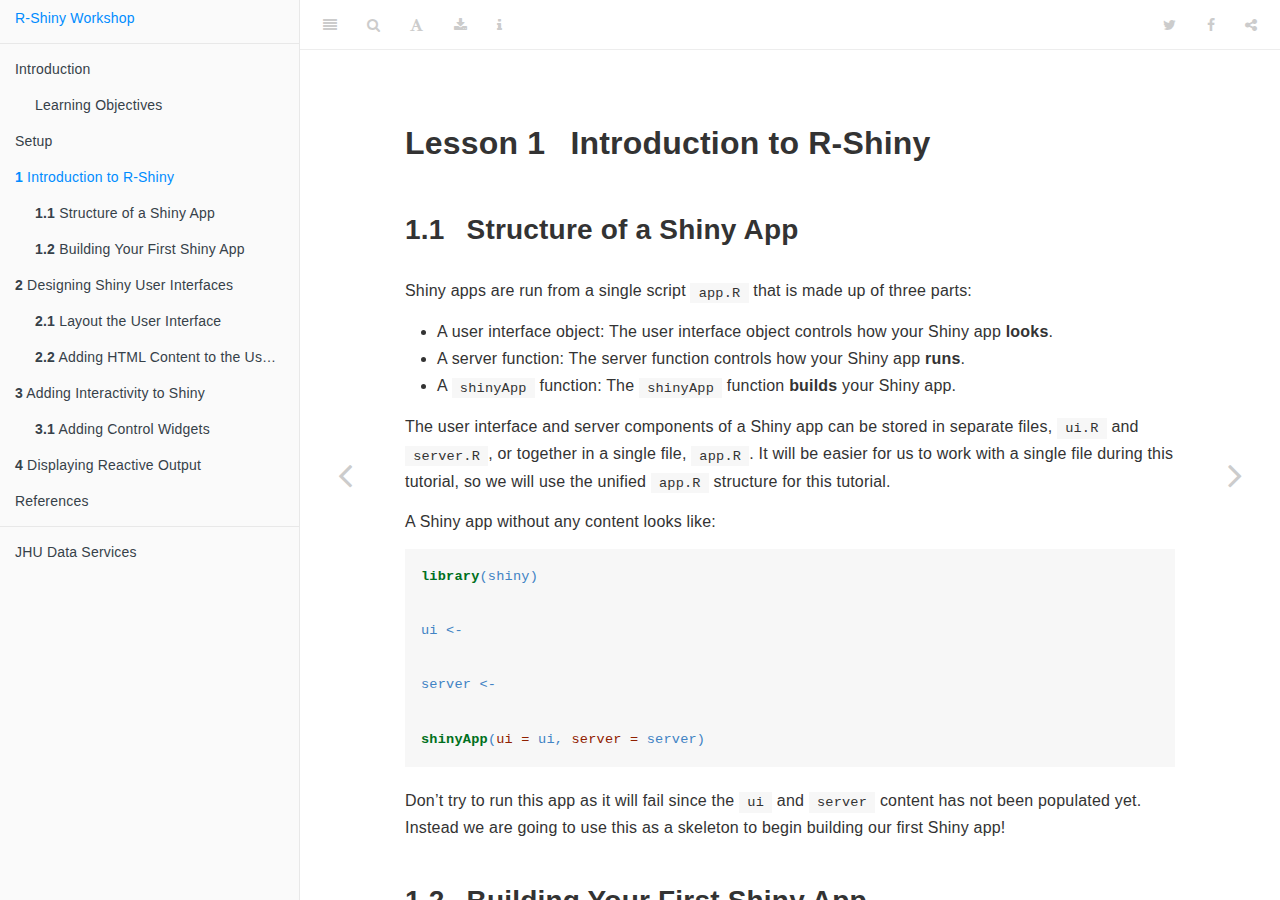
<file: docs/introduction-to-r-shiny.html>
<!DOCTYPE html>
<html lang="" xml:lang="">
<head>

  <meta charset="utf-8" />
  <meta http-equiv="X-UA-Compatible" content="IE=edge" />
  <title>Lesson 1 Introduction to R-Shiny | Interactive Data Visualization with R-Shiny</title>
  <meta name="description" content="A workshop on interactive data visualization using the R-Shiny library in the R programming language." />
  <meta name="generator" content="bookdown 0.21 and GitBook 2.6.7" />

  <meta property="og:title" content="Lesson 1 Introduction to R-Shiny | Interactive Data Visualization with R-Shiny" />
  <meta property="og:type" content="book" />
  
  
  <meta property="og:description" content="A workshop on interactive data visualization using the R-Shiny library in the R programming language." />
  

  <meta name="twitter:card" content="summary" />
  <meta name="twitter:title" content="Lesson 1 Introduction to R-Shiny | Interactive Data Visualization with R-Shiny" />
  
  <meta name="twitter:description" content="A workshop on interactive data visualization using the R-Shiny library in the R programming language." />
  

<meta name="author" content="JHU Data Services" />


<meta name="date" content="2021-01-08" />

  <meta name="viewport" content="width=device-width, initial-scale=1" />
  <meta name="apple-mobile-web-app-capable" content="yes" />
  <meta name="apple-mobile-web-app-status-bar-style" content="black" />
  
  
<link rel="prev" href="setup.html"/>
<link rel="next" href="designing-shiny-user-interfaces.html"/>
<script src="libs/jquery-2.2.3/jquery.min.js"></script>
<link href="libs/gitbook-2.6.7/css/style.css" rel="stylesheet" />
<link href="libs/gitbook-2.6.7/css/plugin-table.css" rel="stylesheet" />
<link href="libs/gitbook-2.6.7/css/plugin-bookdown.css" rel="stylesheet" />
<link href="libs/gitbook-2.6.7/css/plugin-highlight.css" rel="stylesheet" />
<link href="libs/gitbook-2.6.7/css/plugin-search.css" rel="stylesheet" />
<link href="libs/gitbook-2.6.7/css/plugin-fontsettings.css" rel="stylesheet" />
<link href="libs/gitbook-2.6.7/css/plugin-clipboard.css" rel="stylesheet" />











<style type="text/css">
a.sourceLine { display: inline-block; line-height: 1.25; }
a.sourceLine { pointer-events: none; color: inherit; text-decoration: inherit; }
a.sourceLine:empty { height: 1.2em; }
.sourceCode { overflow: visible; }
code.sourceCode { white-space: pre; position: relative; }
pre.sourceCode { margin: 0; }
@media screen {
div.sourceCode { overflow: auto; }
}
@media print {
code.sourceCode { white-space: pre-wrap; }
a.sourceLine { text-indent: -1em; padding-left: 1em; }
}
pre.numberSource a.sourceLine
  { position: relative; left: -4em; }
pre.numberSource a.sourceLine::before
  { content: attr(title);
    position: relative; left: -1em; text-align: right; vertical-align: baseline;
    border: none; pointer-events: all; display: inline-block;
    -webkit-touch-callout: none; -webkit-user-select: none;
    -khtml-user-select: none; -moz-user-select: none;
    -ms-user-select: none; user-select: none;
    padding: 0 4px; width: 4em;
    color: #aaaaaa;
  }
pre.numberSource { margin-left: 3em; border-left: 1px solid #aaaaaa;  padding-left: 4px; }
div.sourceCode
  {  }
@media screen {
a.sourceLine::before { text-decoration: underline; }
}
code span.al { color: #ff0000; font-weight: bold; } /* Alert */
code span.an { color: #60a0b0; font-weight: bold; font-style: italic; } /* Annotation */
code span.at { color: #7d9029; } /* Attribute */
code span.bn { color: #40a070; } /* BaseN */
code span.bu { } /* BuiltIn */
code span.cf { color: #007020; font-weight: bold; } /* ControlFlow */
code span.ch { color: #4070a0; } /* Char */
code span.cn { color: #880000; } /* Constant */
code span.co { color: #60a0b0; font-style: italic; } /* Comment */
code span.cv { color: #60a0b0; font-weight: bold; font-style: italic; } /* CommentVar */
code span.do { color: #ba2121; font-style: italic; } /* Documentation */
code span.dt { color: #902000; } /* DataType */
code span.dv { color: #40a070; } /* DecVal */
code span.er { color: #ff0000; font-weight: bold; } /* Error */
code span.ex { } /* Extension */
code span.fl { color: #40a070; } /* Float */
code span.fu { color: #06287e; } /* Function */
code span.im { } /* Import */
code span.in { color: #60a0b0; font-weight: bold; font-style: italic; } /* Information */
code span.kw { color: #007020; font-weight: bold; } /* Keyword */
code span.op { color: #666666; } /* Operator */
code span.ot { color: #007020; } /* Other */
code span.pp { color: #bc7a00; } /* Preprocessor */
code span.sc { color: #4070a0; } /* SpecialChar */
code span.ss { color: #bb6688; } /* SpecialString */
code span.st { color: #4070a0; } /* String */
code span.va { color: #19177c; } /* Variable */
code span.vs { color: #4070a0; } /* VerbatimString */
code span.wa { color: #60a0b0; font-weight: bold; font-style: italic; } /* Warning */
</style>

<link rel="stylesheet" href="style.css" type="text/css" />
</head>

<body>



  <div class="book without-animation with-summary font-size-2 font-family-1" data-basepath=".">

    <div class="book-summary">
      <nav role="navigation">

<ul class="summary">
<li><a href="./">R-Shiny Workshop</a></li>

<li class="divider"></li>
<li class="chapter" data-level="" data-path="index.html"><a href="index.html"><i class="fa fa-check"></i>Introduction</a><ul>
<li class="chapter" data-level="" data-path="index.html"><a href="index.html#learning-objectives"><i class="fa fa-check"></i>Learning Objectives</a></li>
</ul></li>
<li class="chapter" data-level="" data-path="setup.html"><a href="setup.html"><i class="fa fa-check"></i>Setup</a></li>
<li class="chapter" data-level="1" data-path="introduction-to-r-shiny.html"><a href="introduction-to-r-shiny.html"><i class="fa fa-check"></i><b>1</b> Introduction to R-Shiny</a><ul>
<li class="chapter" data-level="1.1" data-path="introduction-to-r-shiny.html"><a href="introduction-to-r-shiny.html#structure-of-a-shiny-app"><i class="fa fa-check"></i><b>1.1</b> Structure of a Shiny App</a></li>
<li class="chapter" data-level="1.2" data-path="introduction-to-r-shiny.html"><a href="introduction-to-r-shiny.html#building-your-first-shiny-app"><i class="fa fa-check"></i><b>1.2</b> Building Your First Shiny App</a></li>
</ul></li>
<li class="chapter" data-level="2" data-path="designing-shiny-user-interfaces.html"><a href="designing-shiny-user-interfaces.html"><i class="fa fa-check"></i><b>2</b> Designing Shiny User Interfaces</a><ul>
<li class="chapter" data-level="2.1" data-path="designing-shiny-user-interfaces.html"><a href="designing-shiny-user-interfaces.html#layout-the-user-interface"><i class="fa fa-check"></i><b>2.1</b> Layout the User Interface</a></li>
<li class="chapter" data-level="2.2" data-path="designing-shiny-user-interfaces.html"><a href="designing-shiny-user-interfaces.html#adding-html-content-to-the-user-interface"><i class="fa fa-check"></i><b>2.2</b> Adding HTML Content to the User Interface</a><ul>
<li class="chapter" data-level="2.2.1" data-path="designing-shiny-user-interfaces.html"><a href="designing-shiny-user-interfaces.html#html-text-formatting"><i class="fa fa-check"></i><b>2.2.1</b> HTML Text Formatting</a></li>
</ul></li>
</ul></li>
<li class="chapter" data-level="3" data-path="adding-interactivity-to-shiny.html"><a href="adding-interactivity-to-shiny.html"><i class="fa fa-check"></i><b>3</b> Adding Interactivity to Shiny</a><ul>
<li class="chapter" data-level="3.1" data-path="adding-interactivity-to-shiny.html"><a href="adding-interactivity-to-shiny.html#adding-control-widgets"><i class="fa fa-check"></i><b>3.1</b> Adding Control Widgets</a></li>
</ul></li>
<li class="chapter" data-level="4" data-path="displaying-reactive-output.html"><a href="displaying-reactive-output.html"><i class="fa fa-check"></i><b>4</b> Displaying Reactive Output</a></li>
<li class="chapter" data-level="" data-path="references.html"><a href="references.html"><i class="fa fa-check"></i>References</a></li>
<li class="divider"></li>
<li><a href="https://dataservices.library.jhu.edu" target="blank">JHU Data Services</a></li>

</ul>

      </nav>
    </div>

    <div class="book-body">
      <div class="body-inner">
        <div class="book-header" role="navigation">
          <h1>
            <i class="fa fa-circle-o-notch fa-spin"></i><a href="./">Interactive Data Visualization with R-Shiny</a>
          </h1>
        </div>

        <div class="page-wrapper" tabindex="-1" role="main">
          <div class="page-inner">

            <section class="normal" id="section-">
<div id="introduction-to-r-shiny" class="section level1">
<h1><span class="header-section-number">Lesson 1</span> Introduction to R-Shiny</h1>
<div id="structure-of-a-shiny-app" class="section level2">
<h2><span class="header-section-number">1.1</span> Structure of a Shiny App</h2>
<p>Shiny apps are run from a single script <code>app.R</code> that is made up of three parts:</p>
<ul>
<li>A user interface object: The user interface object controls how your Shiny app <strong>looks</strong>.</li>
<li>A server function: The server function controls how your Shiny app <strong>runs</strong>.</li>
<li>A <code>shinyApp</code> function: The <code>shinyApp</code> function <strong>builds</strong> your Shiny app.</li>
</ul>
<p>The user interface and server components of a Shiny app can be stored in separate files, <code>ui.R</code> and <code>server.R</code>, or together in a single file, <code>app.R</code>. It will be easier for us to work with a single file during this tutorial, so we will use the unified <code>app.R</code> structure for this tutorial.</p>
<p>A Shiny app without any content looks like:</p>
<div class="sourceCode" id="cb3"><pre class="sourceCode r"><code class="sourceCode r"><a class="sourceLine" id="cb3-1" title="1"><span class="kw">library</span>(shiny)</a>
<a class="sourceLine" id="cb3-2" title="2"></a>
<a class="sourceLine" id="cb3-3" title="3">ui &lt;-<span class="st"> </span></a>
<a class="sourceLine" id="cb3-4" title="4"></a>
<a class="sourceLine" id="cb3-5" title="5">server &lt;-<span class="st"> </span></a>
<a class="sourceLine" id="cb3-6" title="6"></a>
<a class="sourceLine" id="cb3-7" title="7"><span class="kw">shinyApp</span>(<span class="dt">ui =</span> ui, <span class="dt">server =</span> server)</a></code></pre></div>
<p>Don’t try to run this app as it will fail since the <code>ui</code> and <code>server</code> content has not been populated yet. Instead we are going to use this as a skeleton to begin building our first Shiny app!</p>
</div>
<div id="building-your-first-shiny-app" class="section level2">
<h2><span class="header-section-number">1.2</span> Building Your First Shiny App</h2>
<p>Lets begin by building a very simple app to help us build our intuition about how Shiny apps work.</p>
<p>Create a new directory called <code>shiny-hello-world</code> in a directory of your choice. From within that directory create a new file called <code>app.R</code>.</p>
<p>Within <code>app.R</code> we are going to add the three components we need for a working Shiny app, <code>ui</code>, <code>server</code>, and <code>shinyApp</code> that we showed the code for above, except now we will populate them so your <code>app.R</code> can successfully run.</p>
<p>Your <code>app.R</code> should look like:</p>
<div class="sourceCode" id="cb4"><pre class="sourceCode r"><code class="sourceCode r"><a class="sourceLine" id="cb4-1" title="1"><span class="kw">library</span>(shiny)</a>
<a class="sourceLine" id="cb4-2" title="2"></a>
<a class="sourceLine" id="cb4-3" title="3">ui &lt;-<span class="st"> </span><span class="kw">fluidPage</span>(</a>
<a class="sourceLine" id="cb4-4" title="4">  </a>
<a class="sourceLine" id="cb4-5" title="5">)</a>
<a class="sourceLine" id="cb4-6" title="6"></a>
<a class="sourceLine" id="cb4-7" title="7">server &lt;-<span class="st"> </span><span class="cf">function</span>(input, output, session) {</a>
<a class="sourceLine" id="cb4-8" title="8">  </a>
<a class="sourceLine" id="cb4-9" title="9">}</a>
<a class="sourceLine" id="cb4-10" title="10"></a>
<a class="sourceLine" id="cb4-11" title="11"><span class="kw">shinyApp</span>(ui, server)</a></code></pre></div>
<p>If you are using R-Studio, rather than typing all of the above code into your <code>app.R</code> file, you can type <code>shinyapp</code> and then press <kbd>Shift</kbd> + <kbd>Tab</kbd> and the Shiny app skeleton will be generated automatically.</p>
<div class="fyi">
<p>When developing any new Shiny app it is good practice to use the automatically generated boilerplate template, this will ensure you are starting from a working app.</p>
</div>
<p>Now lets try running this new Shiny app.</p>
<div class="figure">
<img src="screenshots/skeleton-run.png" alt="Running a Skeleton App" />
<p class="caption">Running a Skeleton App</p>
</div>

</div>
</div>
            </section>

          </div>
        </div>
      </div>
<a href="setup.html" class="navigation navigation-prev " aria-label="Previous page"><i class="fa fa-angle-left"></i></a>
<a href="designing-shiny-user-interfaces.html" class="navigation navigation-next " aria-label="Next page"><i class="fa fa-angle-right"></i></a>
    </div>
  </div>
<script src="libs/gitbook-2.6.7/js/app.min.js"></script>
<script src="libs/gitbook-2.6.7/js/lunr.js"></script>
<script src="libs/gitbook-2.6.7/js/clipboard.min.js"></script>
<script src="libs/gitbook-2.6.7/js/plugin-search.js"></script>
<script src="libs/gitbook-2.6.7/js/plugin-sharing.js"></script>
<script src="libs/gitbook-2.6.7/js/plugin-fontsettings.js"></script>
<script src="libs/gitbook-2.6.7/js/plugin-bookdown.js"></script>
<script src="libs/gitbook-2.6.7/js/jquery.highlight.js"></script>
<script src="libs/gitbook-2.6.7/js/plugin-clipboard.js"></script>
<script>
gitbook.require(["gitbook"], function(gitbook) {
gitbook.start({
"sharing": {
"github": false,
"facebook": true,
"twitter": true,
"linkedin": false,
"weibo": false,
"instapaper": false,
"vk": false,
"all": ["facebook", "twitter", "linkedin", "weibo", "instapaper"]
},
"fontsettings": {
"theme": "white",
"family": "sans",
"size": 2
},
"edit": {
"link": null,
"text": null
},
"history": {
"link": null,
"text": null
},
"view": {
"link": null,
"text": null
},
"download": ["r-shiny-workshop.pdf", "r-shiny-workshop.epub"],
"toc": {
"collapse": "subsection"
}
});
});
</script>

</body>

</html>
</file>
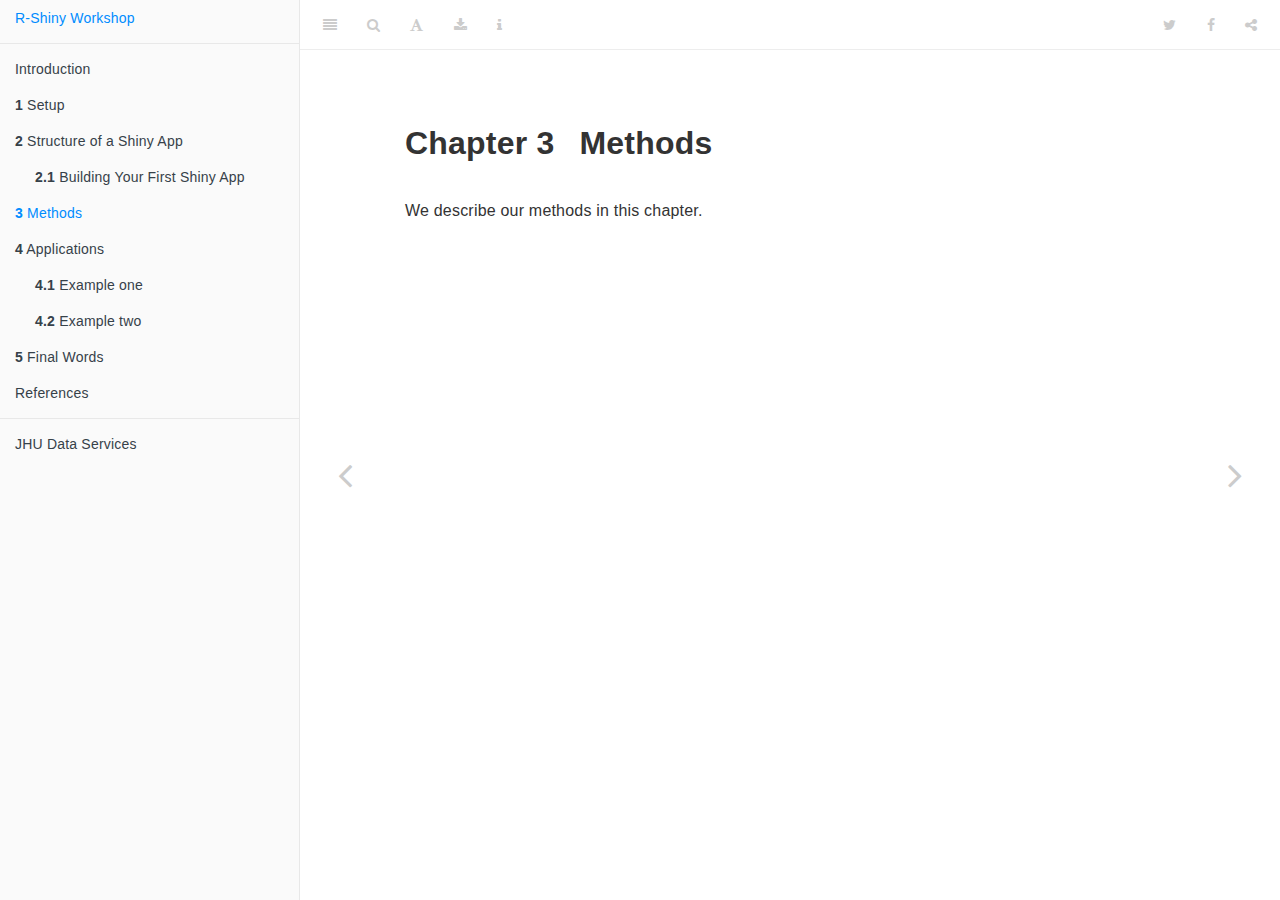
<file: docs/methods.html>
<!DOCTYPE html>
<html lang="" xml:lang="">
<head>

  <meta charset="utf-8" />
  <meta http-equiv="X-UA-Compatible" content="IE=edge" />
  <title>Chapter 3 Methods | Interactive Data Visualization with R-Shiny</title>
  <meta name="description" content="A workshop on interactive data visualization using the R-Shiny library in the R programming language." />
  <meta name="generator" content="bookdown 0.21 and GitBook 2.6.7" />

  <meta property="og:title" content="Chapter 3 Methods | Interactive Data Visualization with R-Shiny" />
  <meta property="og:type" content="book" />
  
  
  <meta property="og:description" content="A workshop on interactive data visualization using the R-Shiny library in the R programming language." />
  

  <meta name="twitter:card" content="summary" />
  <meta name="twitter:title" content="Chapter 3 Methods | Interactive Data Visualization with R-Shiny" />
  
  <meta name="twitter:description" content="A workshop on interactive data visualization using the R-Shiny library in the R programming language." />
  

<meta name="author" content="Peter Lawson" />


<meta name="date" content="2020-12-21" />

  <meta name="viewport" content="width=device-width, initial-scale=1" />
  <meta name="apple-mobile-web-app-capable" content="yes" />
  <meta name="apple-mobile-web-app-status-bar-style" content="black" />
  
  
<link rel="prev" href="structure-of-a-shiny-app.html"/>
<link rel="next" href="applications.html"/>
<script src="libs/jquery-2.2.3/jquery.min.js"></script>
<link href="libs/gitbook-2.6.7/css/style.css" rel="stylesheet" />
<link href="libs/gitbook-2.6.7/css/plugin-table.css" rel="stylesheet" />
<link href="libs/gitbook-2.6.7/css/plugin-bookdown.css" rel="stylesheet" />
<link href="libs/gitbook-2.6.7/css/plugin-highlight.css" rel="stylesheet" />
<link href="libs/gitbook-2.6.7/css/plugin-search.css" rel="stylesheet" />
<link href="libs/gitbook-2.6.7/css/plugin-fontsettings.css" rel="stylesheet" />
<link href="libs/gitbook-2.6.7/css/plugin-clipboard.css" rel="stylesheet" />











<style type="text/css">
a.sourceLine { display: inline-block; line-height: 1.25; }
a.sourceLine { pointer-events: none; color: inherit; text-decoration: inherit; }
a.sourceLine:empty { height: 1.2em; }
.sourceCode { overflow: visible; }
code.sourceCode { white-space: pre; position: relative; }
pre.sourceCode { margin: 0; }
@media screen {
div.sourceCode { overflow: auto; }
}
@media print {
code.sourceCode { white-space: pre-wrap; }
a.sourceLine { text-indent: -1em; padding-left: 1em; }
}
pre.numberSource a.sourceLine
  { position: relative; left: -4em; }
pre.numberSource a.sourceLine::before
  { content: attr(title);
    position: relative; left: -1em; text-align: right; vertical-align: baseline;
    border: none; pointer-events: all; display: inline-block;
    -webkit-touch-callout: none; -webkit-user-select: none;
    -khtml-user-select: none; -moz-user-select: none;
    -ms-user-select: none; user-select: none;
    padding: 0 4px; width: 4em;
    color: #aaaaaa;
  }
pre.numberSource { margin-left: 3em; border-left: 1px solid #aaaaaa;  padding-left: 4px; }
div.sourceCode
  {  }
@media screen {
a.sourceLine::before { text-decoration: underline; }
}
code span.al { color: #ff0000; font-weight: bold; } /* Alert */
code span.an { color: #60a0b0; font-weight: bold; font-style: italic; } /* Annotation */
code span.at { color: #7d9029; } /* Attribute */
code span.bn { color: #40a070; } /* BaseN */
code span.bu { } /* BuiltIn */
code span.cf { color: #007020; font-weight: bold; } /* ControlFlow */
code span.ch { color: #4070a0; } /* Char */
code span.cn { color: #880000; } /* Constant */
code span.co { color: #60a0b0; font-style: italic; } /* Comment */
code span.cv { color: #60a0b0; font-weight: bold; font-style: italic; } /* CommentVar */
code span.do { color: #ba2121; font-style: italic; } /* Documentation */
code span.dt { color: #902000; } /* DataType */
code span.dv { color: #40a070; } /* DecVal */
code span.er { color: #ff0000; font-weight: bold; } /* Error */
code span.ex { } /* Extension */
code span.fl { color: #40a070; } /* Float */
code span.fu { color: #06287e; } /* Function */
code span.im { } /* Import */
code span.in { color: #60a0b0; font-weight: bold; font-style: italic; } /* Information */
code span.kw { color: #007020; font-weight: bold; } /* Keyword */
code span.op { color: #666666; } /* Operator */
code span.ot { color: #007020; } /* Other */
code span.pp { color: #bc7a00; } /* Preprocessor */
code span.sc { color: #4070a0; } /* SpecialChar */
code span.ss { color: #bb6688; } /* SpecialString */
code span.st { color: #4070a0; } /* String */
code span.va { color: #19177c; } /* Variable */
code span.vs { color: #4070a0; } /* VerbatimString */
code span.wa { color: #60a0b0; font-weight: bold; font-style: italic; } /* Warning */
</style>

<link rel="stylesheet" href="style.css" type="text/css" />
</head>

<body>



  <div class="book without-animation with-summary font-size-2 font-family-1" data-basepath=".">

    <div class="book-summary">
      <nav role="navigation">

<ul class="summary">
<li><a href="./">R-Shiny Workshop</a></li>

<li class="divider"></li>
<li class="chapter" data-level="" data-path="index.html"><a href="index.html"><i class="fa fa-check"></i>Introduction</a></li>
<li class="chapter" data-level="1" data-path="intro.html"><a href="intro.html"><i class="fa fa-check"></i><b>1</b> Setup</a></li>
<li class="chapter" data-level="2" data-path="structure-of-a-shiny-app.html"><a href="structure-of-a-shiny-app.html"><i class="fa fa-check"></i><b>2</b> Structure of a Shiny App</a><ul>
<li class="chapter" data-level="2.1" data-path="structure-of-a-shiny-app.html"><a href="structure-of-a-shiny-app.html#building-your-first-shiny-app"><i class="fa fa-check"></i><b>2.1</b> Building Your First Shiny App</a></li>
</ul></li>
<li class="chapter" data-level="3" data-path="methods.html"><a href="methods.html"><i class="fa fa-check"></i><b>3</b> Methods</a></li>
<li class="chapter" data-level="4" data-path="applications.html"><a href="applications.html"><i class="fa fa-check"></i><b>4</b> Applications</a><ul>
<li class="chapter" data-level="4.1" data-path="applications.html"><a href="applications.html#example-one"><i class="fa fa-check"></i><b>4.1</b> Example one</a></li>
<li class="chapter" data-level="4.2" data-path="applications.html"><a href="applications.html#example-two"><i class="fa fa-check"></i><b>4.2</b> Example two</a></li>
</ul></li>
<li class="chapter" data-level="5" data-path="final-words.html"><a href="final-words.html"><i class="fa fa-check"></i><b>5</b> Final Words</a></li>
<li class="chapter" data-level="" data-path="references.html"><a href="references.html"><i class="fa fa-check"></i>References</a></li>
<li class="divider"></li>
<li><a href="https://dataservices.library.jhu.edu" target="blank">JHU Data Services</a></li>

</ul>

      </nav>
    </div>

    <div class="book-body">
      <div class="body-inner">
        <div class="book-header" role="navigation">
          <h1>
            <i class="fa fa-circle-o-notch fa-spin"></i><a href="./">Interactive Data Visualization with R-Shiny</a>
          </h1>
        </div>

        <div class="page-wrapper" tabindex="-1" role="main">
          <div class="page-inner">

            <section class="normal" id="section-">
<div id="methods" class="section level1">
<h1><span class="header-section-number">Chapter 3</span> Methods</h1>
<p>We describe our methods in this chapter.</p>

</div>
            </section>

          </div>
        </div>
      </div>
<a href="structure-of-a-shiny-app.html" class="navigation navigation-prev " aria-label="Previous page"><i class="fa fa-angle-left"></i></a>
<a href="applications.html" class="navigation navigation-next " aria-label="Next page"><i class="fa fa-angle-right"></i></a>
    </div>
  </div>
<script src="libs/gitbook-2.6.7/js/app.min.js"></script>
<script src="libs/gitbook-2.6.7/js/lunr.js"></script>
<script src="libs/gitbook-2.6.7/js/clipboard.min.js"></script>
<script src="libs/gitbook-2.6.7/js/plugin-search.js"></script>
<script src="libs/gitbook-2.6.7/js/plugin-sharing.js"></script>
<script src="libs/gitbook-2.6.7/js/plugin-fontsettings.js"></script>
<script src="libs/gitbook-2.6.7/js/plugin-bookdown.js"></script>
<script src="libs/gitbook-2.6.7/js/jquery.highlight.js"></script>
<script src="libs/gitbook-2.6.7/js/plugin-clipboard.js"></script>
<script>
gitbook.require(["gitbook"], function(gitbook) {
gitbook.start({
"sharing": {
"github": false,
"facebook": true,
"twitter": true,
"linkedin": false,
"weibo": false,
"instapaper": false,
"vk": false,
"all": ["facebook", "twitter", "linkedin", "weibo", "instapaper"]
},
"fontsettings": {
"theme": "white",
"family": "sans",
"size": 2
},
"edit": {
"link": null,
"text": null
},
"history": {
"link": null,
"text": null
},
"view": {
"link": null,
"text": null
},
"download": ["r-shiny-workshop.pdf", "r-shiny-workshop.epub"],
"toc": {
"collapse": "subsection"
}
});
});
</script>

</body>

</html>
</file>
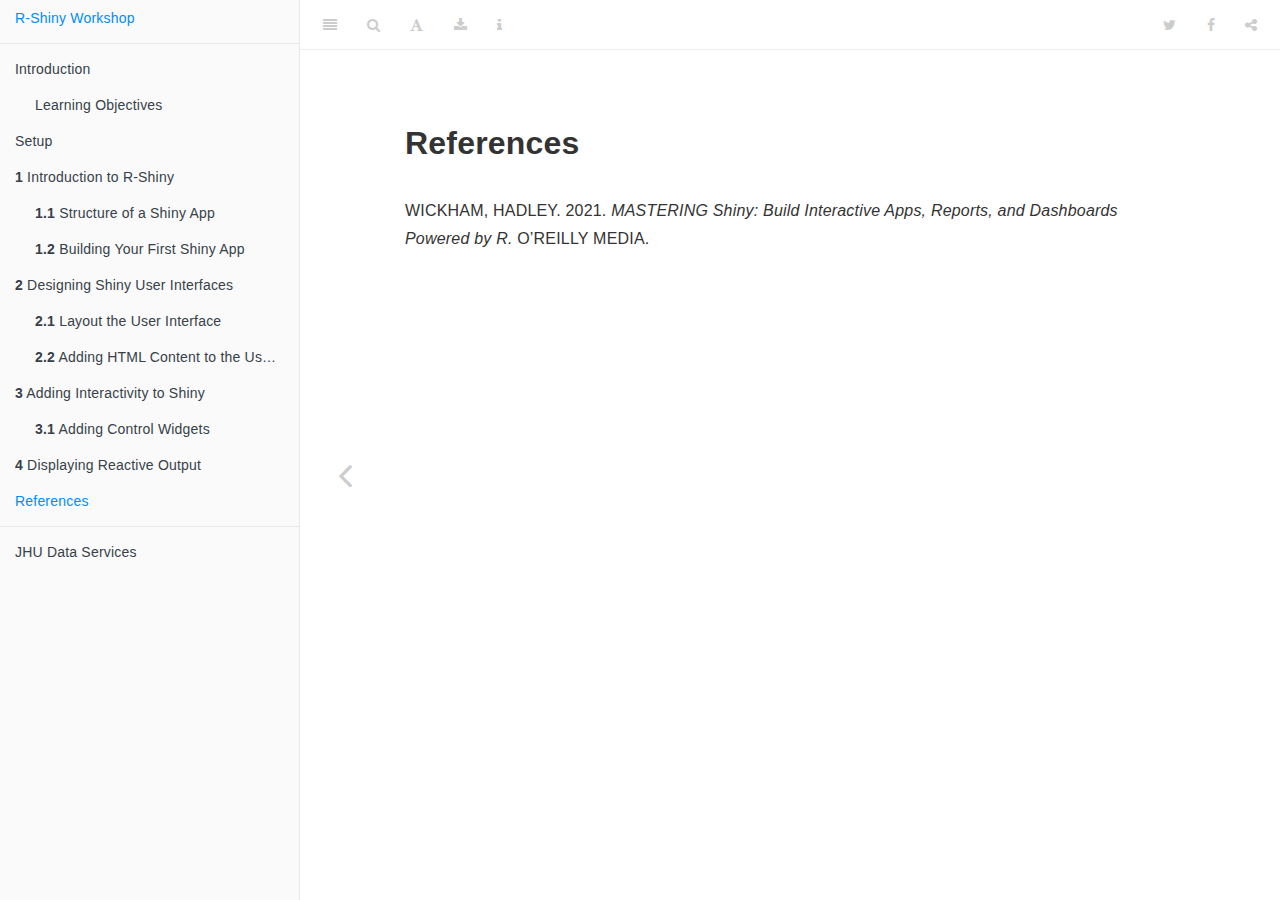
<file: docs/references.html>
<!DOCTYPE html>
<html lang="" xml:lang="">
<head>

  <meta charset="utf-8" />
  <meta http-equiv="X-UA-Compatible" content="IE=edge" />
  <title>References | Interactive Data Visualization with R-Shiny</title>
  <meta name="description" content="A workshop on interactive data visualization using the R-Shiny library in the R programming language." />
  <meta name="generator" content="bookdown 0.21 and GitBook 2.6.7" />

  <meta property="og:title" content="References | Interactive Data Visualization with R-Shiny" />
  <meta property="og:type" content="book" />
  
  
  <meta property="og:description" content="A workshop on interactive data visualization using the R-Shiny library in the R programming language." />
  

  <meta name="twitter:card" content="summary" />
  <meta name="twitter:title" content="References | Interactive Data Visualization with R-Shiny" />
  
  <meta name="twitter:description" content="A workshop on interactive data visualization using the R-Shiny library in the R programming language." />
  

<meta name="author" content="JHU Data Services" />


<meta name="date" content="2021-01-08" />

  <meta name="viewport" content="width=device-width, initial-scale=1" />
  <meta name="apple-mobile-web-app-capable" content="yes" />
  <meta name="apple-mobile-web-app-status-bar-style" content="black" />
  
  
<link rel="prev" href="displaying-reactive-output.html"/>

<script src="libs/jquery-2.2.3/jquery.min.js"></script>
<link href="libs/gitbook-2.6.7/css/style.css" rel="stylesheet" />
<link href="libs/gitbook-2.6.7/css/plugin-table.css" rel="stylesheet" />
<link href="libs/gitbook-2.6.7/css/plugin-bookdown.css" rel="stylesheet" />
<link href="libs/gitbook-2.6.7/css/plugin-highlight.css" rel="stylesheet" />
<link href="libs/gitbook-2.6.7/css/plugin-search.css" rel="stylesheet" />
<link href="libs/gitbook-2.6.7/css/plugin-fontsettings.css" rel="stylesheet" />
<link href="libs/gitbook-2.6.7/css/plugin-clipboard.css" rel="stylesheet" />











<style type="text/css">
a.sourceLine { display: inline-block; line-height: 1.25; }
a.sourceLine { pointer-events: none; color: inherit; text-decoration: inherit; }
a.sourceLine:empty { height: 1.2em; }
.sourceCode { overflow: visible; }
code.sourceCode { white-space: pre; position: relative; }
pre.sourceCode { margin: 0; }
@media screen {
div.sourceCode { overflow: auto; }
}
@media print {
code.sourceCode { white-space: pre-wrap; }
a.sourceLine { text-indent: -1em; padding-left: 1em; }
}
pre.numberSource a.sourceLine
  { position: relative; left: -4em; }
pre.numberSource a.sourceLine::before
  { content: attr(title);
    position: relative; left: -1em; text-align: right; vertical-align: baseline;
    border: none; pointer-events: all; display: inline-block;
    -webkit-touch-callout: none; -webkit-user-select: none;
    -khtml-user-select: none; -moz-user-select: none;
    -ms-user-select: none; user-select: none;
    padding: 0 4px; width: 4em;
    color: #aaaaaa;
  }
pre.numberSource { margin-left: 3em; border-left: 1px solid #aaaaaa;  padding-left: 4px; }
div.sourceCode
  {  }
@media screen {
a.sourceLine::before { text-decoration: underline; }
}
code span.al { color: #ff0000; font-weight: bold; } /* Alert */
code span.an { color: #60a0b0; font-weight: bold; font-style: italic; } /* Annotation */
code span.at { color: #7d9029; } /* Attribute */
code span.bn { color: #40a070; } /* BaseN */
code span.bu { } /* BuiltIn */
code span.cf { color: #007020; font-weight: bold; } /* ControlFlow */
code span.ch { color: #4070a0; } /* Char */
code span.cn { color: #880000; } /* Constant */
code span.co { color: #60a0b0; font-style: italic; } /* Comment */
code span.cv { color: #60a0b0; font-weight: bold; font-style: italic; } /* CommentVar */
code span.do { color: #ba2121; font-style: italic; } /* Documentation */
code span.dt { color: #902000; } /* DataType */
code span.dv { color: #40a070; } /* DecVal */
code span.er { color: #ff0000; font-weight: bold; } /* Error */
code span.ex { } /* Extension */
code span.fl { color: #40a070; } /* Float */
code span.fu { color: #06287e; } /* Function */
code span.im { } /* Import */
code span.in { color: #60a0b0; font-weight: bold; font-style: italic; } /* Information */
code span.kw { color: #007020; font-weight: bold; } /* Keyword */
code span.op { color: #666666; } /* Operator */
code span.ot { color: #007020; } /* Other */
code span.pp { color: #bc7a00; } /* Preprocessor */
code span.sc { color: #4070a0; } /* SpecialChar */
code span.ss { color: #bb6688; } /* SpecialString */
code span.st { color: #4070a0; } /* String */
code span.va { color: #19177c; } /* Variable */
code span.vs { color: #4070a0; } /* VerbatimString */
code span.wa { color: #60a0b0; font-weight: bold; font-style: italic; } /* Warning */
</style>

<link rel="stylesheet" href="style.css" type="text/css" />
</head>

<body>



  <div class="book without-animation with-summary font-size-2 font-family-1" data-basepath=".">

    <div class="book-summary">
      <nav role="navigation">

<ul class="summary">
<li><a href="./">R-Shiny Workshop</a></li>

<li class="divider"></li>
<li class="chapter" data-level="" data-path="index.html"><a href="index.html"><i class="fa fa-check"></i>Introduction</a><ul>
<li class="chapter" data-level="" data-path="index.html"><a href="index.html#learning-objectives"><i class="fa fa-check"></i>Learning Objectives</a></li>
</ul></li>
<li class="chapter" data-level="" data-path="setup.html"><a href="setup.html"><i class="fa fa-check"></i>Setup</a></li>
<li class="chapter" data-level="1" data-path="introduction-to-r-shiny.html"><a href="introduction-to-r-shiny.html"><i class="fa fa-check"></i><b>1</b> Introduction to R-Shiny</a><ul>
<li class="chapter" data-level="1.1" data-path="introduction-to-r-shiny.html"><a href="introduction-to-r-shiny.html#structure-of-a-shiny-app"><i class="fa fa-check"></i><b>1.1</b> Structure of a Shiny App</a></li>
<li class="chapter" data-level="1.2" data-path="introduction-to-r-shiny.html"><a href="introduction-to-r-shiny.html#building-your-first-shiny-app"><i class="fa fa-check"></i><b>1.2</b> Building Your First Shiny App</a></li>
</ul></li>
<li class="chapter" data-level="2" data-path="designing-shiny-user-interfaces.html"><a href="designing-shiny-user-interfaces.html"><i class="fa fa-check"></i><b>2</b> Designing Shiny User Interfaces</a><ul>
<li class="chapter" data-level="2.1" data-path="designing-shiny-user-interfaces.html"><a href="designing-shiny-user-interfaces.html#layout-the-user-interface"><i class="fa fa-check"></i><b>2.1</b> Layout the User Interface</a></li>
<li class="chapter" data-level="2.2" data-path="designing-shiny-user-interfaces.html"><a href="designing-shiny-user-interfaces.html#adding-html-content-to-the-user-interface"><i class="fa fa-check"></i><b>2.2</b> Adding HTML Content to the User Interface</a><ul>
<li class="chapter" data-level="2.2.1" data-path="designing-shiny-user-interfaces.html"><a href="designing-shiny-user-interfaces.html#html-text-formatting"><i class="fa fa-check"></i><b>2.2.1</b> HTML Text Formatting</a></li>
</ul></li>
</ul></li>
<li class="chapter" data-level="3" data-path="adding-interactivity-to-shiny.html"><a href="adding-interactivity-to-shiny.html"><i class="fa fa-check"></i><b>3</b> Adding Interactivity to Shiny</a><ul>
<li class="chapter" data-level="3.1" data-path="adding-interactivity-to-shiny.html"><a href="adding-interactivity-to-shiny.html#adding-control-widgets"><i class="fa fa-check"></i><b>3.1</b> Adding Control Widgets</a></li>
</ul></li>
<li class="chapter" data-level="4" data-path="displaying-reactive-output.html"><a href="displaying-reactive-output.html"><i class="fa fa-check"></i><b>4</b> Displaying Reactive Output</a></li>
<li class="chapter" data-level="" data-path="references.html"><a href="references.html"><i class="fa fa-check"></i>References</a></li>
<li class="divider"></li>
<li><a href="https://dataservices.library.jhu.edu" target="blank">JHU Data Services</a></li>

</ul>

      </nav>
    </div>

    <div class="book-body">
      <div class="body-inner">
        <div class="book-header" role="navigation">
          <h1>
            <i class="fa fa-circle-o-notch fa-spin"></i><a href="./">Interactive Data Visualization with R-Shiny</a>
          </h1>
        </div>

        <div class="page-wrapper" tabindex="-1" role="main">
          <div class="page-inner">

            <section class="normal" id="section-">
<div id="references" class="section level1 unnumbered">
<h1>References</h1>

<div id="refs" class="references">
<div>
<p>WICKHAM, HADLEY. 2021. <em>MASTERING Shiny: Build Interactive Apps, Reports, and Dashboards Powered by R.</em> O’REILLY MEDIA.</p>
</div>
</div>
</div>
            </section>

          </div>
        </div>
      </div>
<a href="displaying-reactive-output.html" class="navigation navigation-prev navigation-unique" aria-label="Previous page"><i class="fa fa-angle-left"></i></a>

    </div>
  </div>
<script src="libs/gitbook-2.6.7/js/app.min.js"></script>
<script src="libs/gitbook-2.6.7/js/lunr.js"></script>
<script src="libs/gitbook-2.6.7/js/clipboard.min.js"></script>
<script src="libs/gitbook-2.6.7/js/plugin-search.js"></script>
<script src="libs/gitbook-2.6.7/js/plugin-sharing.js"></script>
<script src="libs/gitbook-2.6.7/js/plugin-fontsettings.js"></script>
<script src="libs/gitbook-2.6.7/js/plugin-bookdown.js"></script>
<script src="libs/gitbook-2.6.7/js/jquery.highlight.js"></script>
<script src="libs/gitbook-2.6.7/js/plugin-clipboard.js"></script>
<script>
gitbook.require(["gitbook"], function(gitbook) {
gitbook.start({
"sharing": {
"github": false,
"facebook": true,
"twitter": true,
"linkedin": false,
"weibo": false,
"instapaper": false,
"vk": false,
"all": ["facebook", "twitter", "linkedin", "weibo", "instapaper"]
},
"fontsettings": {
"theme": "white",
"family": "sans",
"size": 2
},
"edit": {
"link": null,
"text": null
},
"history": {
"link": null,
"text": null
},
"view": {
"link": null,
"text": null
},
"download": ["r-shiny-workshop.pdf", "r-shiny-workshop.epub"],
"toc": {
"collapse": "subsection"
}
});
});
</script>

</body>

</html>
</file>
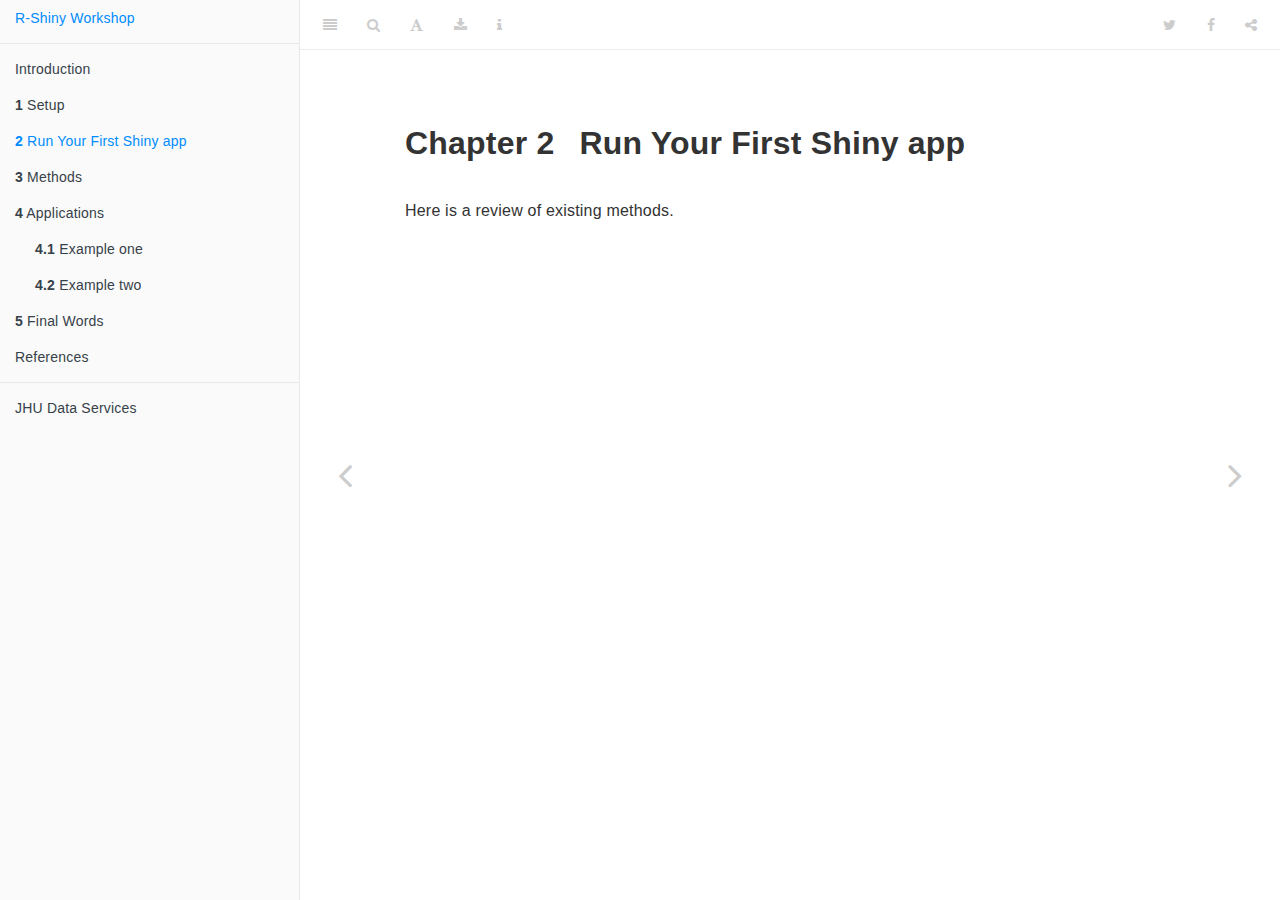
<file: docs/run-your-first-shiny-app.html>
<!DOCTYPE html>
<html lang="" xml:lang="">
<head>

  <meta charset="utf-8" />
  <meta http-equiv="X-UA-Compatible" content="IE=edge" />
  <title>Chapter 2 Run Your First Shiny app | Interactive Data Visualization with R-Shiny</title>
  <meta name="description" content="A workshop on interactive data visualization using the R-Shiny library in the R programming language." />
  <meta name="generator" content="bookdown 0.21 and GitBook 2.6.7" />

  <meta property="og:title" content="Chapter 2 Run Your First Shiny app | Interactive Data Visualization with R-Shiny" />
  <meta property="og:type" content="book" />
  
  
  <meta property="og:description" content="A workshop on interactive data visualization using the R-Shiny library in the R programming language." />
  

  <meta name="twitter:card" content="summary" />
  <meta name="twitter:title" content="Chapter 2 Run Your First Shiny app | Interactive Data Visualization with R-Shiny" />
  
  <meta name="twitter:description" content="A workshop on interactive data visualization using the R-Shiny library in the R programming language." />
  

<meta name="author" content="Peter Lawson" />


<meta name="date" content="2020-12-21" />

  <meta name="viewport" content="width=device-width, initial-scale=1" />
  <meta name="apple-mobile-web-app-capable" content="yes" />
  <meta name="apple-mobile-web-app-status-bar-style" content="black" />
  
  
<link rel="prev" href="intro.html"/>
<link rel="next" href="methods.html"/>
<script src="libs/jquery-2.2.3/jquery.min.js"></script>
<link href="libs/gitbook-2.6.7/css/style.css" rel="stylesheet" />
<link href="libs/gitbook-2.6.7/css/plugin-table.css" rel="stylesheet" />
<link href="libs/gitbook-2.6.7/css/plugin-bookdown.css" rel="stylesheet" />
<link href="libs/gitbook-2.6.7/css/plugin-highlight.css" rel="stylesheet" />
<link href="libs/gitbook-2.6.7/css/plugin-search.css" rel="stylesheet" />
<link href="libs/gitbook-2.6.7/css/plugin-fontsettings.css" rel="stylesheet" />
<link href="libs/gitbook-2.6.7/css/plugin-clipboard.css" rel="stylesheet" />











<style type="text/css">
a.sourceLine { display: inline-block; line-height: 1.25; }
a.sourceLine { pointer-events: none; color: inherit; text-decoration: inherit; }
a.sourceLine:empty { height: 1.2em; }
.sourceCode { overflow: visible; }
code.sourceCode { white-space: pre; position: relative; }
pre.sourceCode { margin: 0; }
@media screen {
div.sourceCode { overflow: auto; }
}
@media print {
code.sourceCode { white-space: pre-wrap; }
a.sourceLine { text-indent: -1em; padding-left: 1em; }
}
pre.numberSource a.sourceLine
  { position: relative; left: -4em; }
pre.numberSource a.sourceLine::before
  { content: attr(title);
    position: relative; left: -1em; text-align: right; vertical-align: baseline;
    border: none; pointer-events: all; display: inline-block;
    -webkit-touch-callout: none; -webkit-user-select: none;
    -khtml-user-select: none; -moz-user-select: none;
    -ms-user-select: none; user-select: none;
    padding: 0 4px; width: 4em;
    color: #aaaaaa;
  }
pre.numberSource { margin-left: 3em; border-left: 1px solid #aaaaaa;  padding-left: 4px; }
div.sourceCode
  {  }
@media screen {
a.sourceLine::before { text-decoration: underline; }
}
code span.al { color: #ff0000; font-weight: bold; } /* Alert */
code span.an { color: #60a0b0; font-weight: bold; font-style: italic; } /* Annotation */
code span.at { color: #7d9029; } /* Attribute */
code span.bn { color: #40a070; } /* BaseN */
code span.bu { } /* BuiltIn */
code span.cf { color: #007020; font-weight: bold; } /* ControlFlow */
code span.ch { color: #4070a0; } /* Char */
code span.cn { color: #880000; } /* Constant */
code span.co { color: #60a0b0; font-style: italic; } /* Comment */
code span.cv { color: #60a0b0; font-weight: bold; font-style: italic; } /* CommentVar */
code span.do { color: #ba2121; font-style: italic; } /* Documentation */
code span.dt { color: #902000; } /* DataType */
code span.dv { color: #40a070; } /* DecVal */
code span.er { color: #ff0000; font-weight: bold; } /* Error */
code span.ex { } /* Extension */
code span.fl { color: #40a070; } /* Float */
code span.fu { color: #06287e; } /* Function */
code span.im { } /* Import */
code span.in { color: #60a0b0; font-weight: bold; font-style: italic; } /* Information */
code span.kw { color: #007020; font-weight: bold; } /* Keyword */
code span.op { color: #666666; } /* Operator */
code span.ot { color: #007020; } /* Other */
code span.pp { color: #bc7a00; } /* Preprocessor */
code span.sc { color: #4070a0; } /* SpecialChar */
code span.ss { color: #bb6688; } /* SpecialString */
code span.st { color: #4070a0; } /* String */
code span.va { color: #19177c; } /* Variable */
code span.vs { color: #4070a0; } /* VerbatimString */
code span.wa { color: #60a0b0; font-weight: bold; font-style: italic; } /* Warning */
</style>

<link rel="stylesheet" href="style.css" type="text/css" />
</head>

<body>



  <div class="book without-animation with-summary font-size-2 font-family-1" data-basepath=".">

    <div class="book-summary">
      <nav role="navigation">

<ul class="summary">
<li><a href="./">R-Shiny Workshop</a></li>

<li class="divider"></li>
<li class="chapter" data-level="" data-path="index.html"><a href="index.html"><i class="fa fa-check"></i>Introduction</a></li>
<li class="chapter" data-level="1" data-path="intro.html"><a href="intro.html"><i class="fa fa-check"></i><b>1</b> Setup</a></li>
<li class="chapter" data-level="2" data-path="run-your-first-shiny-app.html"><a href="run-your-first-shiny-app.html"><i class="fa fa-check"></i><b>2</b> Run Your First Shiny app</a></li>
<li class="chapter" data-level="3" data-path="methods.html"><a href="methods.html"><i class="fa fa-check"></i><b>3</b> Methods</a></li>
<li class="chapter" data-level="4" data-path="applications.html"><a href="applications.html"><i class="fa fa-check"></i><b>4</b> Applications</a><ul>
<li class="chapter" data-level="4.1" data-path="applications.html"><a href="applications.html#example-one"><i class="fa fa-check"></i><b>4.1</b> Example one</a></li>
<li class="chapter" data-level="4.2" data-path="applications.html"><a href="applications.html#example-two"><i class="fa fa-check"></i><b>4.2</b> Example two</a></li>
</ul></li>
<li class="chapter" data-level="5" data-path="final-words.html"><a href="final-words.html"><i class="fa fa-check"></i><b>5</b> Final Words</a></li>
<li class="chapter" data-level="" data-path="references.html"><a href="references.html"><i class="fa fa-check"></i>References</a></li>
<li class="divider"></li>
<li><a href="https://dataservices.library.jhu.edu" target="blank">JHU Data Services</a></li>

</ul>

      </nav>
    </div>

    <div class="book-body">
      <div class="body-inner">
        <div class="book-header" role="navigation">
          <h1>
            <i class="fa fa-circle-o-notch fa-spin"></i><a href="./">Interactive Data Visualization with R-Shiny</a>
          </h1>
        </div>

        <div class="page-wrapper" tabindex="-1" role="main">
          <div class="page-inner">

            <section class="normal" id="section-">
<div id="run-your-first-shiny-app" class="section level1">
<h1><span class="header-section-number">Chapter 2</span> Run Your First Shiny app</h1>
<p>Here is a review of existing methods.</p>

</div>
            </section>

          </div>
        </div>
      </div>
<a href="intro.html" class="navigation navigation-prev " aria-label="Previous page"><i class="fa fa-angle-left"></i></a>
<a href="methods.html" class="navigation navigation-next " aria-label="Next page"><i class="fa fa-angle-right"></i></a>
    </div>
  </div>
<script src="libs/gitbook-2.6.7/js/app.min.js"></script>
<script src="libs/gitbook-2.6.7/js/lunr.js"></script>
<script src="libs/gitbook-2.6.7/js/clipboard.min.js"></script>
<script src="libs/gitbook-2.6.7/js/plugin-search.js"></script>
<script src="libs/gitbook-2.6.7/js/plugin-sharing.js"></script>
<script src="libs/gitbook-2.6.7/js/plugin-fontsettings.js"></script>
<script src="libs/gitbook-2.6.7/js/plugin-bookdown.js"></script>
<script src="libs/gitbook-2.6.7/js/jquery.highlight.js"></script>
<script src="libs/gitbook-2.6.7/js/plugin-clipboard.js"></script>
<script>
gitbook.require(["gitbook"], function(gitbook) {
gitbook.start({
"sharing": {
"github": false,
"facebook": true,
"twitter": true,
"linkedin": false,
"weibo": false,
"instapaper": false,
"vk": false,
"all": ["facebook", "twitter", "linkedin", "weibo", "instapaper"]
},
"fontsettings": {
"theme": "white",
"family": "sans",
"size": 2
},
"edit": {
"link": null,
"text": null
},
"history": {
"link": null,
"text": null
},
"view": {
"link": null,
"text": null
},
"download": ["r-shiny-workshop.pdf", "r-shiny-workshop.epub"],
"toc": {
"collapse": "subsection"
}
});
});
</script>

</body>

</html>
</file>
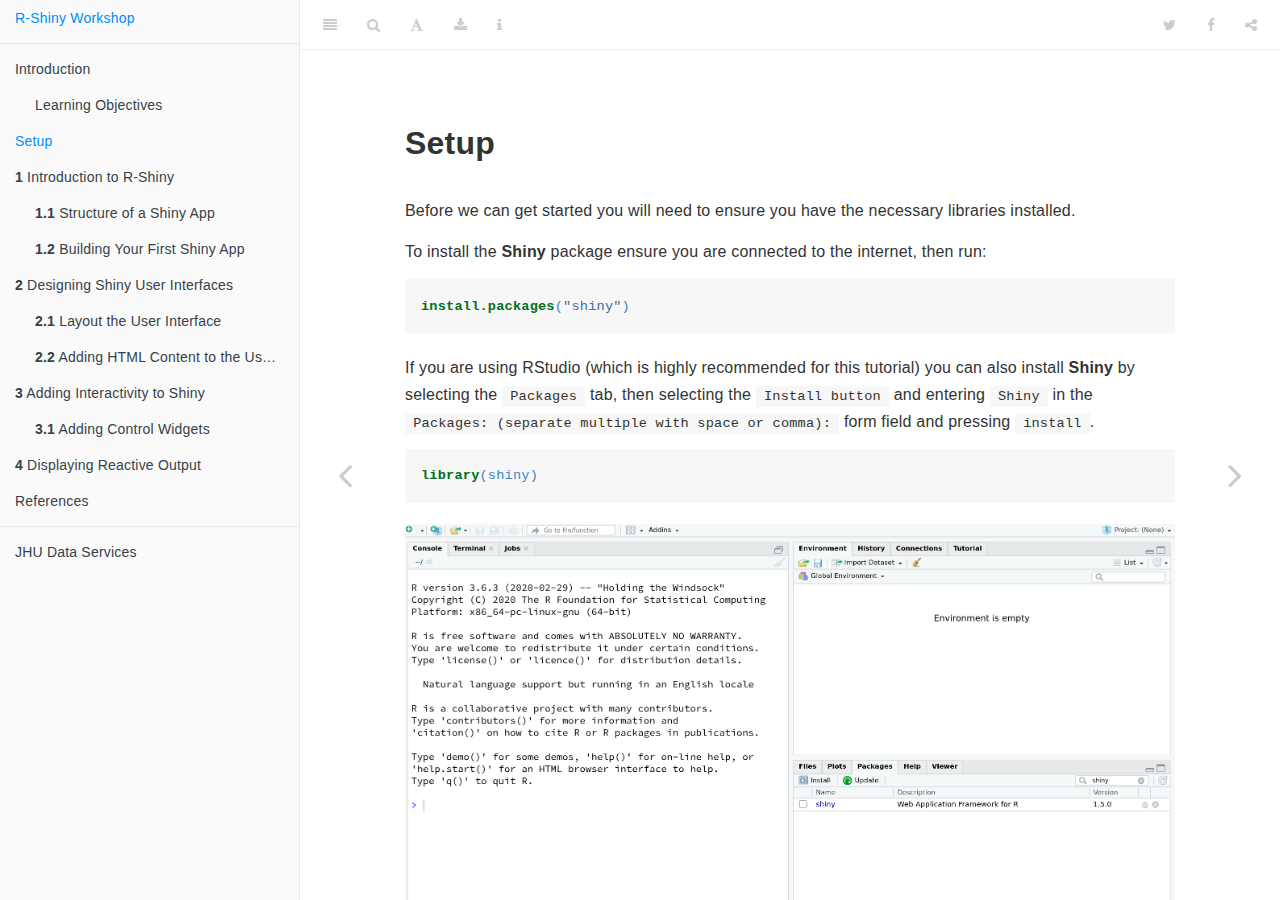
<file: docs/setup.html>
<!DOCTYPE html>
<html lang="" xml:lang="">
<head>

  <meta charset="utf-8" />
  <meta http-equiv="X-UA-Compatible" content="IE=edge" />
  <title>Setup | Interactive Data Visualization with R-Shiny</title>
  <meta name="description" content="A workshop on interactive data visualization using the R-Shiny library in the R programming language." />
  <meta name="generator" content="bookdown 0.21 and GitBook 2.6.7" />

  <meta property="og:title" content="Setup | Interactive Data Visualization with R-Shiny" />
  <meta property="og:type" content="book" />
  
  
  <meta property="og:description" content="A workshop on interactive data visualization using the R-Shiny library in the R programming language." />
  

  <meta name="twitter:card" content="summary" />
  <meta name="twitter:title" content="Setup | Interactive Data Visualization with R-Shiny" />
  
  <meta name="twitter:description" content="A workshop on interactive data visualization using the R-Shiny library in the R programming language." />
  

<meta name="author" content="JHU Data Services" />


<meta name="date" content="2021-01-08" />

  <meta name="viewport" content="width=device-width, initial-scale=1" />
  <meta name="apple-mobile-web-app-capable" content="yes" />
  <meta name="apple-mobile-web-app-status-bar-style" content="black" />
  
  
<link rel="prev" href="index.html"/>
<link rel="next" href="introduction-to-r-shiny.html"/>
<script src="libs/jquery-2.2.3/jquery.min.js"></script>
<link href="libs/gitbook-2.6.7/css/style.css" rel="stylesheet" />
<link href="libs/gitbook-2.6.7/css/plugin-table.css" rel="stylesheet" />
<link href="libs/gitbook-2.6.7/css/plugin-bookdown.css" rel="stylesheet" />
<link href="libs/gitbook-2.6.7/css/plugin-highlight.css" rel="stylesheet" />
<link href="libs/gitbook-2.6.7/css/plugin-search.css" rel="stylesheet" />
<link href="libs/gitbook-2.6.7/css/plugin-fontsettings.css" rel="stylesheet" />
<link href="libs/gitbook-2.6.7/css/plugin-clipboard.css" rel="stylesheet" />











<style type="text/css">
a.sourceLine { display: inline-block; line-height: 1.25; }
a.sourceLine { pointer-events: none; color: inherit; text-decoration: inherit; }
a.sourceLine:empty { height: 1.2em; }
.sourceCode { overflow: visible; }
code.sourceCode { white-space: pre; position: relative; }
pre.sourceCode { margin: 0; }
@media screen {
div.sourceCode { overflow: auto; }
}
@media print {
code.sourceCode { white-space: pre-wrap; }
a.sourceLine { text-indent: -1em; padding-left: 1em; }
}
pre.numberSource a.sourceLine
  { position: relative; left: -4em; }
pre.numberSource a.sourceLine::before
  { content: attr(title);
    position: relative; left: -1em; text-align: right; vertical-align: baseline;
    border: none; pointer-events: all; display: inline-block;
    -webkit-touch-callout: none; -webkit-user-select: none;
    -khtml-user-select: none; -moz-user-select: none;
    -ms-user-select: none; user-select: none;
    padding: 0 4px; width: 4em;
    color: #aaaaaa;
  }
pre.numberSource { margin-left: 3em; border-left: 1px solid #aaaaaa;  padding-left: 4px; }
div.sourceCode
  {  }
@media screen {
a.sourceLine::before { text-decoration: underline; }
}
code span.al { color: #ff0000; font-weight: bold; } /* Alert */
code span.an { color: #60a0b0; font-weight: bold; font-style: italic; } /* Annotation */
code span.at { color: #7d9029; } /* Attribute */
code span.bn { color: #40a070; } /* BaseN */
code span.bu { } /* BuiltIn */
code span.cf { color: #007020; font-weight: bold; } /* ControlFlow */
code span.ch { color: #4070a0; } /* Char */
code span.cn { color: #880000; } /* Constant */
code span.co { color: #60a0b0; font-style: italic; } /* Comment */
code span.cv { color: #60a0b0; font-weight: bold; font-style: italic; } /* CommentVar */
code span.do { color: #ba2121; font-style: italic; } /* Documentation */
code span.dt { color: #902000; } /* DataType */
code span.dv { color: #40a070; } /* DecVal */
code span.er { color: #ff0000; font-weight: bold; } /* Error */
code span.ex { } /* Extension */
code span.fl { color: #40a070; } /* Float */
code span.fu { color: #06287e; } /* Function */
code span.im { } /* Import */
code span.in { color: #60a0b0; font-weight: bold; font-style: italic; } /* Information */
code span.kw { color: #007020; font-weight: bold; } /* Keyword */
code span.op { color: #666666; } /* Operator */
code span.ot { color: #007020; } /* Other */
code span.pp { color: #bc7a00; } /* Preprocessor */
code span.sc { color: #4070a0; } /* SpecialChar */
code span.ss { color: #bb6688; } /* SpecialString */
code span.st { color: #4070a0; } /* String */
code span.va { color: #19177c; } /* Variable */
code span.vs { color: #4070a0; } /* VerbatimString */
code span.wa { color: #60a0b0; font-weight: bold; font-style: italic; } /* Warning */
</style>

<link rel="stylesheet" href="style.css" type="text/css" />
</head>

<body>



  <div class="book without-animation with-summary font-size-2 font-family-1" data-basepath=".">

    <div class="book-summary">
      <nav role="navigation">

<ul class="summary">
<li><a href="./">R-Shiny Workshop</a></li>

<li class="divider"></li>
<li class="chapter" data-level="" data-path="index.html"><a href="index.html"><i class="fa fa-check"></i>Introduction</a><ul>
<li class="chapter" data-level="" data-path="index.html"><a href="index.html#learning-objectives"><i class="fa fa-check"></i>Learning Objectives</a></li>
</ul></li>
<li class="chapter" data-level="" data-path="setup.html"><a href="setup.html"><i class="fa fa-check"></i>Setup</a></li>
<li class="chapter" data-level="1" data-path="introduction-to-r-shiny.html"><a href="introduction-to-r-shiny.html"><i class="fa fa-check"></i><b>1</b> Introduction to R-Shiny</a><ul>
<li class="chapter" data-level="1.1" data-path="introduction-to-r-shiny.html"><a href="introduction-to-r-shiny.html#structure-of-a-shiny-app"><i class="fa fa-check"></i><b>1.1</b> Structure of a Shiny App</a></li>
<li class="chapter" data-level="1.2" data-path="introduction-to-r-shiny.html"><a href="introduction-to-r-shiny.html#building-your-first-shiny-app"><i class="fa fa-check"></i><b>1.2</b> Building Your First Shiny App</a></li>
</ul></li>
<li class="chapter" data-level="2" data-path="designing-shiny-user-interfaces.html"><a href="designing-shiny-user-interfaces.html"><i class="fa fa-check"></i><b>2</b> Designing Shiny User Interfaces</a><ul>
<li class="chapter" data-level="2.1" data-path="designing-shiny-user-interfaces.html"><a href="designing-shiny-user-interfaces.html#layout-the-user-interface"><i class="fa fa-check"></i><b>2.1</b> Layout the User Interface</a></li>
<li class="chapter" data-level="2.2" data-path="designing-shiny-user-interfaces.html"><a href="designing-shiny-user-interfaces.html#adding-html-content-to-the-user-interface"><i class="fa fa-check"></i><b>2.2</b> Adding HTML Content to the User Interface</a><ul>
<li class="chapter" data-level="2.2.1" data-path="designing-shiny-user-interfaces.html"><a href="designing-shiny-user-interfaces.html#html-text-formatting"><i class="fa fa-check"></i><b>2.2.1</b> HTML Text Formatting</a></li>
</ul></li>
</ul></li>
<li class="chapter" data-level="3" data-path="adding-interactivity-to-shiny.html"><a href="adding-interactivity-to-shiny.html"><i class="fa fa-check"></i><b>3</b> Adding Interactivity to Shiny</a><ul>
<li class="chapter" data-level="3.1" data-path="adding-interactivity-to-shiny.html"><a href="adding-interactivity-to-shiny.html#adding-control-widgets"><i class="fa fa-check"></i><b>3.1</b> Adding Control Widgets</a></li>
</ul></li>
<li class="chapter" data-level="4" data-path="displaying-reactive-output.html"><a href="displaying-reactive-output.html"><i class="fa fa-check"></i><b>4</b> Displaying Reactive Output</a></li>
<li class="chapter" data-level="" data-path="references.html"><a href="references.html"><i class="fa fa-check"></i>References</a></li>
<li class="divider"></li>
<li><a href="https://dataservices.library.jhu.edu" target="blank">JHU Data Services</a></li>

</ul>

      </nav>
    </div>

    <div class="book-body">
      <div class="body-inner">
        <div class="book-header" role="navigation">
          <h1>
            <i class="fa fa-circle-o-notch fa-spin"></i><a href="./">Interactive Data Visualization with R-Shiny</a>
          </h1>
        </div>

        <div class="page-wrapper" tabindex="-1" role="main">
          <div class="page-inner">

            <section class="normal" id="section-">
<div id="setup" class="section level1 unnumbered">
<h1>Setup</h1>
<p>Before we can get started you will need to ensure you have the necessary libraries installed.</p>
<p>To install the <strong>Shiny</strong> package ensure you are connected to the internet, then run:</p>
<div class="sourceCode" id="cb1"><pre class="sourceCode r"><code class="sourceCode r"><a class="sourceLine" id="cb1-1" title="1"><span class="kw">install.packages</span>(<span class="st">&quot;shiny&quot;</span>)</a></code></pre></div>
<p>If you are using RStudio (which is highly recommended for this tutorial) you can also install <strong>Shiny</strong> by selecting the <code>Packages</code> tab, then selecting the <code>Install button</code> and entering <code>Shiny</code> in the <code>Packages: (separate multiple with space or comma):</code> form field and pressing <code>install</code>.</p>
<div class="sourceCode" id="cb2"><pre class="sourceCode r"><code class="sourceCode r"><a class="sourceLine" id="cb2-1" title="1"><span class="kw">library</span>(shiny)</a></code></pre></div>
<div class="figure">
<img src="screenshots/install-shiny.png" alt="Shiny Installation Process in R-Studio" />
<p class="caption">Shiny Installation Process in R-Studio</p>
</div>

</div>
            </section>

          </div>
        </div>
      </div>
<a href="index.html" class="navigation navigation-prev " aria-label="Previous page"><i class="fa fa-angle-left"></i></a>
<a href="introduction-to-r-shiny.html" class="navigation navigation-next " aria-label="Next page"><i class="fa fa-angle-right"></i></a>
    </div>
  </div>
<script src="libs/gitbook-2.6.7/js/app.min.js"></script>
<script src="libs/gitbook-2.6.7/js/lunr.js"></script>
<script src="libs/gitbook-2.6.7/js/clipboard.min.js"></script>
<script src="libs/gitbook-2.6.7/js/plugin-search.js"></script>
<script src="libs/gitbook-2.6.7/js/plugin-sharing.js"></script>
<script src="libs/gitbook-2.6.7/js/plugin-fontsettings.js"></script>
<script src="libs/gitbook-2.6.7/js/plugin-bookdown.js"></script>
<script src="libs/gitbook-2.6.7/js/jquery.highlight.js"></script>
<script src="libs/gitbook-2.6.7/js/plugin-clipboard.js"></script>
<script>
gitbook.require(["gitbook"], function(gitbook) {
gitbook.start({
"sharing": {
"github": false,
"facebook": true,
"twitter": true,
"linkedin": false,
"weibo": false,
"instapaper": false,
"vk": false,
"all": ["facebook", "twitter", "linkedin", "weibo", "instapaper"]
},
"fontsettings": {
"theme": "white",
"family": "sans",
"size": 2
},
"edit": {
"link": null,
"text": null
},
"history": {
"link": null,
"text": null
},
"view": {
"link": null,
"text": null
},
"download": ["r-shiny-workshop.pdf", "r-shiny-workshop.epub"],
"toc": {
"collapse": "subsection"
}
});
});
</script>

</body>

</html>
</file>
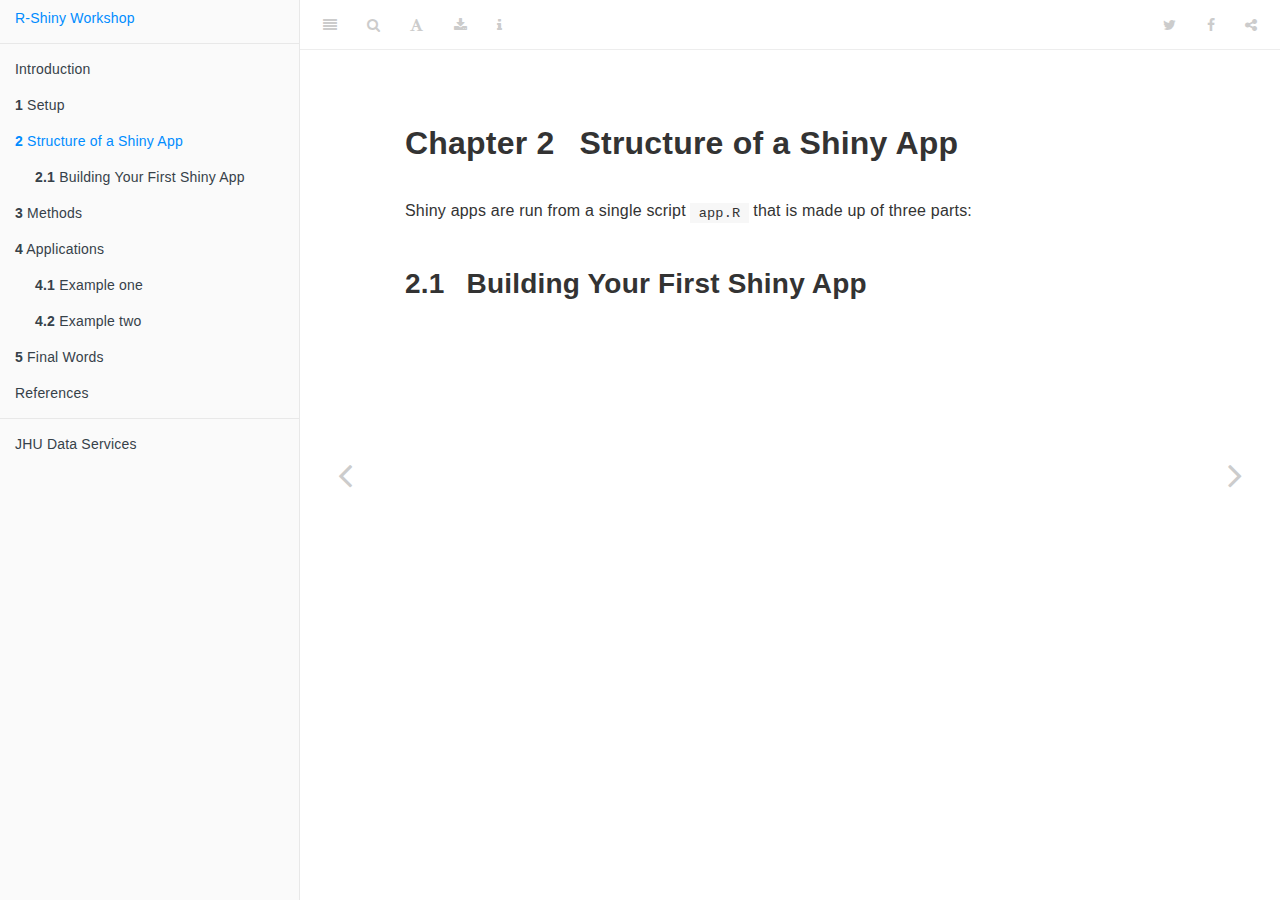
<file: docs/structure-of-a-shiny-app.html>
<!DOCTYPE html>
<html lang="" xml:lang="">
<head>

  <meta charset="utf-8" />
  <meta http-equiv="X-UA-Compatible" content="IE=edge" />
  <title>Chapter 2 Structure of a Shiny App | Interactive Data Visualization with R-Shiny</title>
  <meta name="description" content="A workshop on interactive data visualization using the R-Shiny library in the R programming language." />
  <meta name="generator" content="bookdown 0.21 and GitBook 2.6.7" />

  <meta property="og:title" content="Chapter 2 Structure of a Shiny App | Interactive Data Visualization with R-Shiny" />
  <meta property="og:type" content="book" />
  
  
  <meta property="og:description" content="A workshop on interactive data visualization using the R-Shiny library in the R programming language." />
  

  <meta name="twitter:card" content="summary" />
  <meta name="twitter:title" content="Chapter 2 Structure of a Shiny App | Interactive Data Visualization with R-Shiny" />
  
  <meta name="twitter:description" content="A workshop on interactive data visualization using the R-Shiny library in the R programming language." />
  

<meta name="author" content="Peter Lawson" />


<meta name="date" content="2020-12-21" />

  <meta name="viewport" content="width=device-width, initial-scale=1" />
  <meta name="apple-mobile-web-app-capable" content="yes" />
  <meta name="apple-mobile-web-app-status-bar-style" content="black" />
  
  
<link rel="prev" href="intro.html"/>
<link rel="next" href="methods.html"/>
<script src="libs/jquery-2.2.3/jquery.min.js"></script>
<link href="libs/gitbook-2.6.7/css/style.css" rel="stylesheet" />
<link href="libs/gitbook-2.6.7/css/plugin-table.css" rel="stylesheet" />
<link href="libs/gitbook-2.6.7/css/plugin-bookdown.css" rel="stylesheet" />
<link href="libs/gitbook-2.6.7/css/plugin-highlight.css" rel="stylesheet" />
<link href="libs/gitbook-2.6.7/css/plugin-search.css" rel="stylesheet" />
<link href="libs/gitbook-2.6.7/css/plugin-fontsettings.css" rel="stylesheet" />
<link href="libs/gitbook-2.6.7/css/plugin-clipboard.css" rel="stylesheet" />











<style type="text/css">
a.sourceLine { display: inline-block; line-height: 1.25; }
a.sourceLine { pointer-events: none; color: inherit; text-decoration: inherit; }
a.sourceLine:empty { height: 1.2em; }
.sourceCode { overflow: visible; }
code.sourceCode { white-space: pre; position: relative; }
pre.sourceCode { margin: 0; }
@media screen {
div.sourceCode { overflow: auto; }
}
@media print {
code.sourceCode { white-space: pre-wrap; }
a.sourceLine { text-indent: -1em; padding-left: 1em; }
}
pre.numberSource a.sourceLine
  { position: relative; left: -4em; }
pre.numberSource a.sourceLine::before
  { content: attr(title);
    position: relative; left: -1em; text-align: right; vertical-align: baseline;
    border: none; pointer-events: all; display: inline-block;
    -webkit-touch-callout: none; -webkit-user-select: none;
    -khtml-user-select: none; -moz-user-select: none;
    -ms-user-select: none; user-select: none;
    padding: 0 4px; width: 4em;
    color: #aaaaaa;
  }
pre.numberSource { margin-left: 3em; border-left: 1px solid #aaaaaa;  padding-left: 4px; }
div.sourceCode
  {  }
@media screen {
a.sourceLine::before { text-decoration: underline; }
}
code span.al { color: #ff0000; font-weight: bold; } /* Alert */
code span.an { color: #60a0b0; font-weight: bold; font-style: italic; } /* Annotation */
code span.at { color: #7d9029; } /* Attribute */
code span.bn { color: #40a070; } /* BaseN */
code span.bu { } /* BuiltIn */
code span.cf { color: #007020; font-weight: bold; } /* ControlFlow */
code span.ch { color: #4070a0; } /* Char */
code span.cn { color: #880000; } /* Constant */
code span.co { color: #60a0b0; font-style: italic; } /* Comment */
code span.cv { color: #60a0b0; font-weight: bold; font-style: italic; } /* CommentVar */
code span.do { color: #ba2121; font-style: italic; } /* Documentation */
code span.dt { color: #902000; } /* DataType */
code span.dv { color: #40a070; } /* DecVal */
code span.er { color: #ff0000; font-weight: bold; } /* Error */
code span.ex { } /* Extension */
code span.fl { color: #40a070; } /* Float */
code span.fu { color: #06287e; } /* Function */
code span.im { } /* Import */
code span.in { color: #60a0b0; font-weight: bold; font-style: italic; } /* Information */
code span.kw { color: #007020; font-weight: bold; } /* Keyword */
code span.op { color: #666666; } /* Operator */
code span.ot { color: #007020; } /* Other */
code span.pp { color: #bc7a00; } /* Preprocessor */
code span.sc { color: #4070a0; } /* SpecialChar */
code span.ss { color: #bb6688; } /* SpecialString */
code span.st { color: #4070a0; } /* String */
code span.va { color: #19177c; } /* Variable */
code span.vs { color: #4070a0; } /* VerbatimString */
code span.wa { color: #60a0b0; font-weight: bold; font-style: italic; } /* Warning */
</style>

<link rel="stylesheet" href="style.css" type="text/css" />
</head>

<body>



  <div class="book without-animation with-summary font-size-2 font-family-1" data-basepath=".">

    <div class="book-summary">
      <nav role="navigation">

<ul class="summary">
<li><a href="./">R-Shiny Workshop</a></li>

<li class="divider"></li>
<li class="chapter" data-level="" data-path="index.html"><a href="index.html"><i class="fa fa-check"></i>Introduction</a></li>
<li class="chapter" data-level="1" data-path="intro.html"><a href="intro.html"><i class="fa fa-check"></i><b>1</b> Setup</a></li>
<li class="chapter" data-level="2" data-path="structure-of-a-shiny-app.html"><a href="structure-of-a-shiny-app.html"><i class="fa fa-check"></i><b>2</b> Structure of a Shiny App</a><ul>
<li class="chapter" data-level="2.1" data-path="structure-of-a-shiny-app.html"><a href="structure-of-a-shiny-app.html#building-your-first-shiny-app"><i class="fa fa-check"></i><b>2.1</b> Building Your First Shiny App</a></li>
</ul></li>
<li class="chapter" data-level="3" data-path="methods.html"><a href="methods.html"><i class="fa fa-check"></i><b>3</b> Methods</a></li>
<li class="chapter" data-level="4" data-path="applications.html"><a href="applications.html"><i class="fa fa-check"></i><b>4</b> Applications</a><ul>
<li class="chapter" data-level="4.1" data-path="applications.html"><a href="applications.html#example-one"><i class="fa fa-check"></i><b>4.1</b> Example one</a></li>
<li class="chapter" data-level="4.2" data-path="applications.html"><a href="applications.html#example-two"><i class="fa fa-check"></i><b>4.2</b> Example two</a></li>
</ul></li>
<li class="chapter" data-level="5" data-path="final-words.html"><a href="final-words.html"><i class="fa fa-check"></i><b>5</b> Final Words</a></li>
<li class="chapter" data-level="" data-path="references.html"><a href="references.html"><i class="fa fa-check"></i>References</a></li>
<li class="divider"></li>
<li><a href="https://dataservices.library.jhu.edu" target="blank">JHU Data Services</a></li>

</ul>

      </nav>
    </div>

    <div class="book-body">
      <div class="body-inner">
        <div class="book-header" role="navigation">
          <h1>
            <i class="fa fa-circle-o-notch fa-spin"></i><a href="./">Interactive Data Visualization with R-Shiny</a>
          </h1>
        </div>

        <div class="page-wrapper" tabindex="-1" role="main">
          <div class="page-inner">

            <section class="normal" id="section-">
<div id="structure-of-a-shiny-app" class="section level1">
<h1><span class="header-section-number">Chapter 2</span> Structure of a Shiny App</h1>
<p>Shiny apps are run from a single script <code>app.R</code> that is made up of three parts:</p>
<div id="building-your-first-shiny-app" class="section level2">
<h2><span class="header-section-number">2.1</span> Building Your First Shiny App</h2>

</div>
</div>
            </section>

          </div>
        </div>
      </div>
<a href="intro.html" class="navigation navigation-prev " aria-label="Previous page"><i class="fa fa-angle-left"></i></a>
<a href="methods.html" class="navigation navigation-next " aria-label="Next page"><i class="fa fa-angle-right"></i></a>
    </div>
  </div>
<script src="libs/gitbook-2.6.7/js/app.min.js"></script>
<script src="libs/gitbook-2.6.7/js/lunr.js"></script>
<script src="libs/gitbook-2.6.7/js/clipboard.min.js"></script>
<script src="libs/gitbook-2.6.7/js/plugin-search.js"></script>
<script src="libs/gitbook-2.6.7/js/plugin-sharing.js"></script>
<script src="libs/gitbook-2.6.7/js/plugin-fontsettings.js"></script>
<script src="libs/gitbook-2.6.7/js/plugin-bookdown.js"></script>
<script src="libs/gitbook-2.6.7/js/jquery.highlight.js"></script>
<script src="libs/gitbook-2.6.7/js/plugin-clipboard.js"></script>
<script>
gitbook.require(["gitbook"], function(gitbook) {
gitbook.start({
"sharing": {
"github": false,
"facebook": true,
"twitter": true,
"linkedin": false,
"weibo": false,
"instapaper": false,
"vk": false,
"all": ["facebook", "twitter", "linkedin", "weibo", "instapaper"]
},
"fontsettings": {
"theme": "white",
"family": "sans",
"size": 2
},
"edit": {
"link": null,
"text": null
},
"history": {
"link": null,
"text": null
},
"view": {
"link": null,
"text": null
},
"download": ["r-shiny-workshop.pdf", "r-shiny-workshop.epub"],
"toc": {
"collapse": "subsection"
}
});
});
</script>

</body>

</html>
</file>
<file: docs/libs/gitbook-2.6.7/css/plugin-table.css>
.book .book-body .page-wrapper .page-inner section.normal table{display:table;width:100%;border-collapse:collapse;border-spacing:0;overflow:auto}.book .book-body .page-wrapper .page-inner section.normal table td,.book .book-body .page-wrapper .page-inner section.normal table th{padding:6px 13px;border:1px solid #ddd}.book .book-body .page-wrapper .page-inner section.normal table tr{background-color:#fff;border-top:1px solid #ccc}.book .book-body .page-wrapper .page-inner section.normal table tr:nth-child(2n){background-color:#f8f8f8}.book .book-body .page-wrapper .page-inner section.normal table th{font-weight:700}
</file>
<file: docs/libs/gitbook-2.6.7/css/plugin-bookdown.css>
.book .book-header h1 {
  padding-left: 20px;
  padding-right: 20px;
}
.book .book-header.fixed {
  position: fixed;
  right: 0;
  top: 0;
  left: 0;
  border-bottom: 1px solid rgba(0,0,0,.07);
}
span.search-highlight {
  background-color: #ffff88;
}
@media (min-width: 600px) {
  .book.with-summary .book-header.fixed {
    left: 300px;
  }
}
@media (max-width: 1240px) {
  .book .book-body.fixed {
    top: 50px;
  }
  .book .book-body.fixed .body-inner {
    top: auto;
  }
}
@media (max-width: 600px) {
  .book.with-summary .book-header.fixed {
    left: calc(100% - 60px);
    min-width: 300px;
  }
  .book.with-summary .book-body {
    transform: none;
    left: calc(100% - 60px);
    min-width: 300px;
  }
  .book .book-body.fixed {
    top: 0;
  }
}

.book .book-body.fixed .body-inner {
  top: 50px;
}
.book .book-body .page-wrapper .page-inner section.normal sub, .book .book-body .page-wrapper .page-inner section.normal sup {
  font-size: 85%;
}

@media print {
  .book .book-summary, .book .book-body .book-header, .fa {
    display: none !important;
  }
  .book .book-body.fixed {
    left: 0px;
  }
  .book .book-body,.book .book-body .body-inner, .book.with-summary {
    overflow: visible !important;
  }
}
.kable_wrapper {
  border-spacing: 20px 0;
  border-collapse: separate;
  border: none;
  margin: auto;
}
.kable_wrapper > tbody > tr > td {
  vertical-align: top;
}
.book .book-body .page-wrapper .page-inner section.normal table tr.header {
  border-top-width: 2px;
}
.book .book-body .page-wrapper .page-inner section.normal table tr:last-child td {
  border-bottom-width: 2px;
}
.book .book-body .page-wrapper .page-inner section.normal table td, .book .book-body .page-wrapper .page-inner section.normal table th {
  border-left: none;
  border-right: none;
}
.book .book-body .page-wrapper .page-inner section.normal table.kable_wrapper > tbody > tr, .book .book-body .page-wrapper .page-inner section.normal table.kable_wrapper > tbody > tr > td {
  border-top: none;
}
.book .book-body .page-wrapper .page-inner section.normal table.kable_wrapper > tbody > tr:last-child > td {
    border-bottom: none;
}

div.theorem, div.lemma, div.corollary, div.proposition, div.conjecture {
  font-style: italic;
}
span.theorem, span.lemma, span.corollary, span.proposition, span.conjecture {
  font-style: normal;
}
div.proof>*:last-child:after {
  content: "\25a2";
  float: right;
}
.header-section-number {
  padding-right: .5em;
}
</file>
<file: docs/libs/gitbook-2.6.7/css/plugin-highlight.css>
.book .book-body .page-wrapper .page-inner section.normal pre,
.book .book-body .page-wrapper .page-inner section.normal code {
  /* http://jmblog.github.com/color-themes-for-google-code-highlightjs */
  /* Tomorrow Comment */
  /* Tomorrow Red */
  /* Tomorrow Orange */
  /* Tomorrow Yellow */
  /* Tomorrow Green */
  /* Tomorrow Aqua */
  /* Tomorrow Blue */
  /* Tomorrow Purple */
}
.book .book-body .page-wrapper .page-inner section.normal pre .hljs-comment,
.book .book-body .page-wrapper .page-inner section.normal code .hljs-comment,
.book .book-body .page-wrapper .page-inner section.normal pre .hljs-title,
.book .book-body .page-wrapper .page-inner section.normal code .hljs-title {
  color: #8e908c;
}
.book .book-body .page-wrapper .page-inner section.normal pre .hljs-variable,
.book .book-body .page-wrapper .page-inner section.normal code .hljs-variable,
.book .book-body .page-wrapper .page-inner section.normal pre .hljs-attribute,
.book .book-body .page-wrapper .page-inner section.normal code .hljs-attribute,
.book .book-body .page-wrapper .page-inner section.normal pre .hljs-tag,
.book .book-body .page-wrapper .page-inner section.normal code .hljs-tag,
.book .book-body .page-wrapper .page-inner section.normal pre .hljs-regexp,
.book .book-body .page-wrapper .page-inner section.normal code .hljs-regexp,
.book .book-body .page-wrapper .page-inner section.normal pre .ruby .hljs-constant,
.book .book-body .page-wrapper .page-inner section.normal code .ruby .hljs-constant,
.book .book-body .page-wrapper .page-inner section.normal pre .xml .hljs-tag .hljs-title,
.book .book-body .page-wrapper .page-inner section.normal code .xml .hljs-tag .hljs-title,
.book .book-body .page-wrapper .page-inner section.normal pre .xml .hljs-pi,
.book .book-body .page-wrapper .page-inner section.normal code .xml .hljs-pi,
.book .book-body .page-wrapper .page-inner section.normal pre .xml .hljs-doctype,
.book .book-body .page-wrapper .page-inner section.normal code .xml .hljs-doctype,
.book .book-body .page-wrapper .page-inner section.normal pre .html .hljs-doctype,
.book .book-body .page-wrapper .page-inner section.normal code .html .hljs-doctype,
.book .book-body .page-wrapper .page-inner section.normal pre .css .hljs-id,
.book .book-body .page-wrapper .page-inner section.normal code .css .hljs-id,
.book .book-body .page-wrapper .page-inner section.normal pre .css .hljs-class,
.book .book-body .page-wrapper .page-inner section.normal code .css .hljs-class,
.book .book-body .page-wrapper .page-inner section.normal pre .css .hljs-pseudo,
.book .book-body .page-wrapper .page-inner section.normal code .css .hljs-pseudo {
  color: #c82829;
}
.book .book-body .page-wrapper .page-inner section.normal pre .hljs-number,
.book .book-body .page-wrapper .page-inner section.normal code .hljs-number,
.book .book-body .page-wrapper .page-inner section.normal pre .hljs-preprocessor,
.book .book-body .page-wrapper .page-inner section.normal code .hljs-preprocessor,
.book .book-body .page-wrapper .page-inner section.normal pre .hljs-pragma,
.book .book-body .page-wrapper .page-inner section.normal code .hljs-pragma,
.book .book-body .page-wrapper .page-inner section.normal pre .hljs-built_in,
.book .book-body .page-wrapper .page-inner section.normal code .hljs-built_in,
.book .book-body .page-wrapper .page-inner section.normal pre .hljs-literal,
.book .book-body .page-wrapper .page-inner section.normal code .hljs-literal,
.book .book-body .page-wrapper .page-inner section.normal pre .hljs-params,
.book .book-body .page-wrapper .page-inner section.normal code .hljs-params,
.book .book-body .page-wrapper .page-inner section.normal pre .hljs-constant,
.book .book-body .page-wrapper .page-inner section.normal code .hljs-constant {
  color: #f5871f;
}
.book .book-body .page-wrapper .page-inner section.normal pre .ruby .hljs-class .hljs-title,
.book .book-body .page-wrapper .page-inner section.normal code .ruby .hljs-class .hljs-title,
.book .book-body .page-wrapper .page-inner section.normal pre .css .hljs-rules .hljs-attribute,
.book .book-body .page-wrapper .page-inner section.normal code .css .hljs-rules .hljs-attribute {
  color: #eab700;
}
.book .book-body .page-wrapper .page-inner section.normal pre .hljs-string,
.book .book-body .page-wrapper .page-inner section.normal code .hljs-string,
.book .book-body .page-wrapper .page-inner section.normal pre .hljs-value,
.book .book-body .page-wrapper .page-inner section.normal code .hljs-value,
.book .book-body .page-wrapper .page-inner section.normal pre .hljs-inheritance,
.book .book-body .page-wrapper .page-inner section.normal code .hljs-inheritance,
.book .book-body .page-wrapper .page-inner section.normal pre .hljs-header,
.book .book-body .page-wrapper .page-inner section.normal code .hljs-header,
.book .book-body .page-wrapper .page-inner section.normal pre .ruby .hljs-symbol,
.book .book-body .page-wrapper .page-inner section.normal code .ruby .hljs-symbol,
.book .book-body .page-wrapper .page-inner section.normal pre .xml .hljs-cdata,
.book .book-body .page-wrapper .page-inner section.normal code .xml .hljs-cdata {
  color: #718c00;
}
.book .book-body .page-wrapper .page-inner section.normal pre .css .hljs-hexcolor,
.book .book-body .page-wrapper .page-inner section.normal code .css .hljs-hexcolor {
  color: #3e999f;
}
.book .book-body .page-wrapper .page-inner section.normal pre .hljs-function,
.book .book-body .page-wrapper .page-inner section.normal code .hljs-function,
.book .book-body .page-wrapper .page-inner section.normal pre .python .hljs-decorator,
.book .book-body .page-wrapper .page-inner section.normal code .python .hljs-decorator,
.book .book-body .page-wrapper .page-inner section.normal pre .python .hljs-title,
.book .book-body .page-wrapper .page-inner section.normal code .python .hljs-title,
.book .book-body .page-wrapper .page-inner section.normal pre .ruby .hljs-function .hljs-title,
.book .book-body .page-wrapper .page-inner section.normal code .ruby .hljs-function .hljs-title,
.book .book-body .page-wrapper .page-inner section.normal pre .ruby .hljs-title .hljs-keyword,
.book .book-body .page-wrapper .page-inner section.normal code .ruby .hljs-title .hljs-keyword,
.book .book-body .page-wrapper .page-inner section.normal pre .perl .hljs-sub,
.book .book-body .page-wrapper .page-inner section.normal code .perl .hljs-sub,
.book .book-body .page-wrapper .page-inner section.normal pre .javascript .hljs-title,
.book .book-body .page-wrapper .page-inner section.normal code .javascript .hljs-title,
.book .book-body .page-wrapper .page-inner section.normal pre .coffeescript .hljs-title,
.book .book-body .page-wrapper .page-inner section.normal code .coffeescript .hljs-title {
  color: #4271ae;
}
.book .book-body .page-wrapper .page-inner section.normal pre .hljs-keyword,
.book .book-body .page-wrapper .page-inner section.normal code .hljs-keyword,
.book .book-body .page-wrapper .page-inner section.normal pre .javascript .hljs-function,
.book .book-body .page-wrapper .page-inner section.normal code .javascript .hljs-function {
  color: #8959a8;
}
.book .book-body .page-wrapper .page-inner section.normal pre .hljs,
.book .book-body .page-wrapper .page-inner section.normal code .hljs {
  display: block;
  background: white;
  color: #4d4d4c;
  padding: 0.5em;
}
.book .book-body .page-wrapper .page-inner section.normal pre .coffeescript .javascript,
.book .book-body .page-wrapper .page-inner section.normal code .coffeescript .javascript,
.book .book-body .page-wrapper .page-inner section.normal pre .javascript .xml,
.book .book-body .page-wrapper .page-inner section.normal code .javascript .xml,
.book .book-body .page-wrapper .page-inner section.normal pre .tex .hljs-formula,
.book .book-body .page-wrapper .page-inner section.normal code .tex .hljs-formula,
.book .book-body .page-wrapper .page-inner section.normal pre .xml .javascript,
.book .book-body .page-wrapper .page-inner section.normal code .xml .javascript,
.book .book-body .page-wrapper .page-inner section.normal pre .xml .vbscript,
.book .book-body .page-wrapper .page-inner section.normal code .xml .vbscript,
.book .book-body .page-wrapper .page-inner section.normal pre .xml .css,
.book .book-body .page-wrapper .page-inner section.normal code .xml .css,
.book .book-body .page-wrapper .page-inner section.normal pre .xml .hljs-cdata,
.book .book-body .page-wrapper .page-inner section.normal code .xml .hljs-cdata {
  opacity: 0.5;
}
.book.color-theme-1 .book-body .page-wrapper .page-inner section.normal pre,
.book.color-theme-1 .book-body .page-wrapper .page-inner section.normal code {
  /*

Orginal Style from ethanschoonover.com/solarized (c) Jeremy Hull <sourdrums@gmail.com>

*/
  /* Solarized Green */
  /* Solarized Cyan */
  /* Solarized Blue */
  /* Solarized Yellow */
  /* Solarized Orange */
  /* Solarized Red */
  /* Solarized Violet */
}
.book.color-theme-1 .book-body .page-wrapper .page-inner section.normal pre .hljs,
.book.color-theme-1 .book-body .page-wrapper .page-inner section.normal code .hljs {
  display: block;
  padding: 0.5em;
  background: #fdf6e3;
  color: #657b83;
}
.book.color-theme-1 .book-body .page-wrapper .page-inner section.normal pre .hljs-comment,
.book.color-theme-1 .book-body .page-wrapper .page-inner section.normal code .hljs-comment,
.book.color-theme-1 .book-body .page-wrapper .page-inner section.normal pre .hljs-template_comment,
.book.color-theme-1 .book-body .page-wrapper .page-inner section.normal code .hljs-template_comment,
.book.color-theme-1 .book-body .page-wrapper .page-inner section.normal pre .diff .hljs-header,
.book.color-theme-1 .book-body .page-wrapper .page-inner section.normal code .diff .hljs-header,
.book.color-theme-1 .book-body .page-wrapper .page-inner section.normal pre .hljs-doctype,
.book.color-theme-1 .book-body .page-wrapper .page-inner section.normal code .hljs-doctype,
.book.color-theme-1 .book-body .page-wrapper .page-inner section.normal pre .hljs-pi,
.book.color-theme-1 .book-body .page-wrapper .page-inner section.normal code .hljs-pi,
.book.color-theme-1 .book-body .page-wrapper .page-inner section.normal pre .lisp .hljs-string,
.book.color-theme-1 .book-body .page-wrapper .page-inner section.normal code .lisp .hljs-string,
.book.color-theme-1 .book-body .page-wrapper .page-inner section.normal pre .hljs-javadoc,
.book.color-theme-1 .book-body .page-wrapper .page-inner section.normal code .hljs-javadoc {
  color: #93a1a1;
}
.book.color-theme-1 .book-body .page-wrapper .page-inner section.normal pre .hljs-keyword,
.book.color-theme-1 .book-body .page-wrapper .page-inner section.normal code .hljs-keyword,
.book.color-theme-1 .book-body .page-wrapper .page-inner section.normal pre .hljs-winutils,
.book.color-theme-1 .book-body .page-wrapper .page-inner section.normal code .hljs-winutils,
.book.color-theme-1 .book-body .page-wrapper .page-inner section.normal pre .method,
.book.color-theme-1 .book-body .page-wrapper .page-inner section.normal code .method,
.book.color-theme-1 .book-body .page-wrapper .page-inner section.normal pre .hljs-addition,
.book.color-theme-1 .book-body .page-wrapper .page-inner section.normal code .hljs-addition,
.book.color-theme-1 .book-body .page-wrapper .page-inner section.normal pre .css .hljs-tag,
.book.color-theme-1 .book-body .page-wrapper .page-inner section.normal code .css .hljs-tag,
.book.color-theme-1 .book-body .page-wrapper .page-inner section.normal pre .hljs-request,
.book.color-theme-1 .book-body .page-wrapper .page-inner section.normal code .hljs-request,
.book.color-theme-1 .book-body .page-wrapper .page-inner section.normal pre .hljs-status,
.book.color-theme-1 .book-body .page-wrapper .page-inner section.normal code .hljs-status,
.book.color-theme-1 .book-body .page-wrapper .page-inner section.normal pre .nginx .hljs-title,
.book.color-theme-1 .book-body .page-wrapper .page-inner section.normal code .nginx .hljs-title {
  color: #859900;
}
.book.color-theme-1 .book-body .page-wrapper .page-inner section.normal pre .hljs-number,
.book.color-theme-1 .book-body .page-wrapper .page-inner section.normal code .hljs-number,
.book.color-theme-1 .book-body .page-wrapper .page-inner section.normal pre .hljs-command,
.book.color-theme-1 .book-body .page-wrapper .page-inner section.normal code .hljs-command,
.book.color-theme-1 .book-body .page-wrapper .page-inner section.normal pre .hljs-string,
.book.color-theme-1 .book-body .page-wrapper .page-inner section.normal code .hljs-string,
.book.color-theme-1 .book-body .page-wrapper .page-inner section.normal pre .hljs-tag .hljs-value,
.book.color-theme-1 .book-body .page-wrapper .page-inner section.normal code .hljs-tag .hljs-value,
.book.color-theme-1 .book-body .page-wrapper .page-inner section.normal pre .hljs-rules .hljs-value,
.book.color-theme-1 .book-body .page-wrapper .page-inner section.normal code .hljs-rules .hljs-value,
.book.color-theme-1 .book-body .page-wrapper .page-inner section.normal pre .hljs-phpdoc,
.book.color-theme-1 .book-body .page-wrapper .page-inner section.normal code .hljs-phpdoc,
.book.color-theme-1 .book-body .page-wrapper .page-inner section.normal pre .tex .hljs-formula,
.book.color-theme-1 .book-body .page-wrapper .page-inner section.normal code .tex .hljs-formula,
.book.color-theme-1 .book-body .page-wrapper .page-inner section.normal pre .hljs-regexp,
.book.color-theme-1 .book-body .page-wrapper .page-inner section.normal code .hljs-regexp,
.book.color-theme-1 .book-body .page-wrapper .page-inner section.normal pre .hljs-hexcolor,
.book.color-theme-1 .book-body .page-wrapper .page-inner section.normal code .hljs-hexcolor,
.book.color-theme-1 .book-body .page-wrapper .page-inner section.normal pre .hljs-link_url,
.book.color-theme-1 .book-body .page-wrapper .page-inner section.normal code .hljs-link_url {
  color: #2aa198;
}
.book.color-theme-1 .book-body .page-wrapper .page-inner section.normal pre .hljs-title,
.book.color-theme-1 .book-body .page-wrapper .page-inner section.normal code .hljs-title,
.book.color-theme-1 .book-body .page-wrapper .page-inner section.normal pre .hljs-localvars,
.book.color-theme-1 .book-body .page-wrapper .page-inner section.normal code .hljs-localvars,
.book.color-theme-1 .book-body .page-wrapper .page-inner section.normal pre .hljs-chunk,
.book.color-theme-1 .book-body .page-wrapper .page-inner section.normal code .hljs-chunk,
.book.color-theme-1 .book-body .page-wrapper .page-inner section.normal pre .hljs-decorator,
.book.color-theme-1 .book-body .page-wrapper .page-inner section.normal code .hljs-decorator,
.book.color-theme-1 .book-body .page-wrapper .page-inner section.normal pre .hljs-built_in,
.book.color-theme-1 .book-body .page-wrapper .page-inner section.normal code .hljs-built_in,
.book.color-theme-1 .book-body .page-wrapper .page-inner section.normal pre .hljs-identifier,
.book.color-theme-1 .book-body .page-wrapper .page-inner section.normal code .hljs-identifier,
.book.color-theme-1 .book-body .page-wrapper .page-inner section.normal pre .vhdl .hljs-literal,
.book.color-theme-1 .book-body .page-wrapper .page-inner section.normal code .vhdl .hljs-literal,
.book.color-theme-1 .book-body .page-wrapper .page-inner section.normal pre .hljs-id,
.book.color-theme-1 .book-body .page-wrapper .page-inner section.normal code .hljs-id,
.book.color-theme-1 .book-body .page-wrapper .page-inner section.normal pre .css .hljs-function,
.book.color-theme-1 .book-body .page-wrapper .page-inner section.normal code .css .hljs-function {
  color: #268bd2;
}
.book.color-theme-1 .book-body .page-wrapper .page-inner section.normal pre .hljs-attribute,
.book.color-theme-1 .book-body .page-wrapper .page-inner section.normal code .hljs-attribute,
.book.color-theme-1 .book-body .page-wrapper .page-inner section.normal pre .hljs-variable,
.book.color-theme-1 .book-body .page-wrapper .page-inner section.normal code .hljs-variable,
.book.color-theme-1 .book-body .page-wrapper .page-inner section.normal pre .lisp .hljs-body,
.book.color-theme-1 .book-body .page-wrapper .page-inner section.normal code .lisp .hljs-body,
.book.color-theme-1 .book-body .page-wrapper .page-inner section.normal pre .smalltalk .hljs-number,
.book.color-theme-1 .book-body .page-wrapper .page-inner section.normal code .smalltalk .hljs-number,
.book.color-theme-1 .book-body .page-wrapper .page-inner section.normal pre .hljs-constant,
.book.color-theme-1 .book-body .page-wrapper .page-inner section.normal code .hljs-constant,
.book.color-theme-1 .book-body .page-wrapper .page-inner section.normal pre .hljs-class .hljs-title,
.book.color-theme-1 .book-body .page-wrapper .page-inner section.normal code .hljs-class .hljs-title,
.book.color-theme-1 .book-body .page-wrapper .page-inner section.normal pre .hljs-parent,
.book.color-theme-1 .book-body .page-wrapper .page-inner section.normal code .hljs-parent,
.book.color-theme-1 .book-body .page-wrapper .page-inner section.normal pre .haskell .hljs-type,
.book.color-theme-1 .book-body .page-wrapper .page-inner section.normal code .haskell .hljs-type,
.book.color-theme-1 .book-body .page-wrapper .page-inner section.normal pre .hljs-link_reference,
.book.color-theme-1 .book-body .page-wrapper .page-inner section.normal code .hljs-link_reference {
  color: #b58900;
}
.book.color-theme-1 .book-body .page-wrapper .page-inner section.normal pre .hljs-preprocessor,
.book.color-theme-1 .book-body .page-wrapper .page-inner section.normal code .hljs-preprocessor,
.book.color-theme-1 .book-body .page-wrapper .page-inner section.normal pre .hljs-preprocessor .hljs-keyword,
.book.color-theme-1 .book-body .page-wrapper .page-inner section.normal code .hljs-preprocessor .hljs-keyword,
.book.color-theme-1 .book-body .page-wrapper .page-inner section.normal pre .hljs-pragma,
.book.color-theme-1 .book-body .page-wrapper .page-inner section.normal code .hljs-pragma,
.book.color-theme-1 .book-body .page-wrapper .page-inner section.normal pre .hljs-shebang,
.book.color-theme-1 .book-body .page-wrapper .page-inner section.normal code .hljs-shebang,
.book.color-theme-1 .book-body .page-wrapper .page-inner section.normal pre .hljs-symbol,
.book.color-theme-1 .book-body .page-wrapper .page-inner section.normal code .hljs-symbol,
.book.color-theme-1 .book-body .page-wrapper .page-inner section.normal pre .hljs-symbol .hljs-string,
.book.color-theme-1 .book-body .page-wrapper .page-inner section.normal code .hljs-symbol .hljs-string,
.book.color-theme-1 .book-body .page-wrapper .page-inner section.normal pre .diff .hljs-change,
.book.color-theme-1 .book-body .page-wrapper .page-inner section.normal code .diff .hljs-change,
.book.color-theme-1 .book-body .page-wrapper .page-inner section.normal pre .hljs-special,
.book.color-theme-1 .book-body .page-wrapper .page-inner section.normal code .hljs-special,
.book.color-theme-1 .book-body .page-wrapper .page-inner section.normal pre .hljs-attr_selector,
.book.color-theme-1 .book-body .page-wrapper .page-inner section.normal code .hljs-attr_selector,
.book.color-theme-1 .book-body .page-wrapper .page-inner section.normal pre .hljs-subst,
.book.color-theme-1 .book-body .page-wrapper .page-inner section.normal code .hljs-subst,
.book.color-theme-1 .book-body .page-wrapper .page-inner section.normal pre .hljs-cdata,
.book.color-theme-1 .book-body .page-wrapper .page-inner section.normal code .hljs-cdata,
.book.color-theme-1 .book-body .page-wrapper .page-inner section.normal pre .clojure .hljs-title,
.book.color-theme-1 .book-body .page-wrapper .page-inner section.normal code .clojure .hljs-title,
.book.color-theme-1 .book-body .page-wrapper .page-inner section.normal pre .css .hljs-pseudo,
.book.color-theme-1 .book-body .page-wrapper .page-inner section.normal code .css .hljs-pseudo,
.book.color-theme-1 .book-body .page-wrapper .page-inner section.normal pre .hljs-header,
.book.color-theme-1 .book-body .page-wrapper .page-inner section.normal code .hljs-header {
  color: #cb4b16;
}
.book.color-theme-1 .book-body .page-wrapper .page-inner section.normal pre .hljs-deletion,
.book.color-theme-1 .book-body .page-wrapper .page-inner section.normal code .hljs-deletion,
.book.color-theme-1 .book-body .page-wrapper .page-inner section.normal pre .hljs-important,
.book.color-theme-1 .book-body .page-wrapper .page-inner section.normal code .hljs-important {
  color: #dc322f;
}
.book.color-theme-1 .book-body .page-wrapper .page-inner section.normal pre .hljs-link_label,
.book.color-theme-1 .book-body .page-wrapper .page-inner section.normal code .hljs-link_label {
  color: #6c71c4;
}
.book.color-theme-1 .book-body .page-wrapper .page-inner section.normal pre .tex .hljs-formula,
.book.color-theme-1 .book-body .page-wrapper .page-inner section.normal code .tex .hljs-formula {
  background: #eee8d5;
}
.book.color-theme-2 .book-body .page-wrapper .page-inner section.normal pre,
.book.color-theme-2 .book-body .page-wrapper .page-inner section.normal code {
  /* Tomorrow Night Bright Theme */
  /* Original theme - https://github.com/chriskempson/tomorrow-theme */
  /* http://jmblog.github.com/color-themes-for-google-code-highlightjs */
  /* Tomorrow Comment */
  /* Tomorrow Red */
  /* Tomorrow Orange */
  /* Tomorrow Yellow */
  /* Tomorrow Green */
  /* Tomorrow Aqua */
  /* Tomorrow Blue */
  /* Tomorrow Purple */
}
.book.color-theme-2 .book-body .page-wrapper .page-inner section.normal pre .hljs-comment,
.book.color-theme-2 .book-body .page-wrapper .page-inner section.normal code .hljs-comment,
.book.color-theme-2 .book-body .page-wrapper .page-inner section.normal pre .hljs-title,
.book.color-theme-2 .book-body .page-wrapper .page-inner section.normal code .hljs-title {
  color: #969896;
}
.book.color-theme-2 .book-body .page-wrapper .page-inner section.normal pre .hljs-variable,
.book.color-theme-2 .book-body .page-wrapper .page-inner section.normal code .hljs-variable,
.book.color-theme-2 .book-body .page-wrapper .page-inner section.normal pre .hljs-attribute,
.book.color-theme-2 .book-body .page-wrapper .page-inner section.normal code .hljs-attribute,
.book.color-theme-2 .book-body .page-wrapper .page-inner section.normal pre .hljs-tag,
.book.color-theme-2 .book-body .page-wrapper .page-inner section.normal code .hljs-tag,
.book.color-theme-2 .book-body .page-wrapper .page-inner section.normal pre .hljs-regexp,
.book.color-theme-2 .book-body .page-wrapper .page-inner section.normal code .hljs-regexp,
.book.color-theme-2 .book-body .page-wrapper .page-inner section.normal pre .ruby .hljs-constant,
.book.color-theme-2 .book-body .page-wrapper .page-inner section.normal code .ruby .hljs-constant,
.book.color-theme-2 .book-body .page-wrapper .page-inner section.normal pre .xml .hljs-tag .hljs-title,
.book.color-theme-2 .book-body .page-wrapper .page-inner section.normal code .xml .hljs-tag .hljs-title,
.book.color-theme-2 .book-body .page-wrapper .page-inner section.normal pre .xml .hljs-pi,
.book.color-theme-2 .book-body .page-wrapper .page-inner section.normal code .xml .hljs-pi,
.book.color-theme-2 .book-body .page-wrapper .page-inner section.normal pre .xml .hljs-doctype,
.book.color-theme-2 .book-body .page-wrapper .page-inner section.normal code .xml .hljs-doctype,
.book.color-theme-2 .book-body .page-wrapper .page-inner section.normal pre .html .hljs-doctype,
.book.color-theme-2 .book-body .page-wrapper .page-inner section.normal code .html .hljs-doctype,
.book.color-theme-2 .book-body .page-wrapper .page-inner section.normal pre .css .hljs-id,
.book.color-theme-2 .book-body .page-wrapper .page-inner section.normal code .css .hljs-id,
.book.color-theme-2 .book-body .page-wrapper .page-inner section.normal pre .css .hljs-class,
.book.color-theme-2 .book-body .page-wrapper .page-inner section.normal code .css .hljs-class,
.book.color-theme-2 .book-body .page-wrapper .page-inner section.normal pre .css .hljs-pseudo,
.book.color-theme-2 .book-body .page-wrapper .page-inner section.normal code .css .hljs-pseudo {
  color: #d54e53;
}
.book.color-theme-2 .book-body .page-wrapper .page-inner section.normal pre .hljs-number,
.book.color-theme-2 .book-body .page-wrapper .page-inner section.normal code .hljs-number,
.book.color-theme-2 .book-body .page-wrapper .page-inner section.normal pre .hljs-preprocessor,
.book.color-theme-2 .book-body .page-wrapper .page-inner section.normal code .hljs-preprocessor,
.book.color-theme-2 .book-body .page-wrapper .page-inner section.normal pre .hljs-pragma,
.book.color-theme-2 .book-body .page-wrapper .page-inner section.normal code .hljs-pragma,
.book.color-theme-2 .book-body .page-wrapper .page-inner section.normal pre .hljs-built_in,
.book.color-theme-2 .book-body .page-wrapper .page-inner section.normal code .hljs-built_in,
.book.color-theme-2 .book-body .page-wrapper .page-inner section.normal pre .hljs-literal,
.book.color-theme-2 .book-body .page-wrapper .page-inner section.normal code .hljs-literal,
.book.color-theme-2 .book-body .page-wrapper .page-inner section.normal pre .hljs-params,
.book.color-theme-2 .book-body .page-wrapper .page-inner section.normal code .hljs-params,
.book.color-theme-2 .book-body .page-wrapper .page-inner section.normal pre .hljs-constant,
.book.color-theme-2 .book-body .page-wrapper .page-inner section.normal code .hljs-constant {
  color: #e78c45;
}
.book.color-theme-2 .book-body .page-wrapper .page-inner section.normal pre .ruby .hljs-class .hljs-title,
.book.color-theme-2 .book-body .page-wrapper .page-inner section.normal code .ruby .hljs-class .hljs-title,
.book.color-theme-2 .book-body .page-wrapper .page-inner section.normal pre .css .hljs-rules .hljs-attribute,
.book.color-theme-2 .book-body .page-wrapper .page-inner section.normal code .css .hljs-rules .hljs-attribute {
  color: #e7c547;
}
.book.color-theme-2 .book-body .page-wrapper .page-inner section.normal pre .hljs-string,
.book.color-theme-2 .book-body .page-wrapper .page-inner section.normal code .hljs-string,
.book.color-theme-2 .book-body .page-wrapper .page-inner section.normal pre .hljs-value,
.book.color-theme-2 .book-body .page-wrapper .page-inner section.normal code .hljs-value,
.book.color-theme-2 .book-body .page-wrapper .page-inner section.normal pre .hljs-inheritance,
.book.color-theme-2 .book-body .page-wrapper .page-inner section.normal code .hljs-inheritance,
.book.color-theme-2 .book-body .page-wrapper .page-inner section.normal pre .hljs-header,
.book.color-theme-2 .book-body .page-wrapper .page-inner section.normal code .hljs-header,
.book.color-theme-2 .book-body .page-wrapper .page-inner section.normal pre .ruby .hljs-symbol,
.book.color-theme-2 .book-body .page-wrapper .page-inner section.normal code .ruby .hljs-symbol,
.book.color-theme-2 .book-body .page-wrapper .page-inner section.normal pre .xml .hljs-cdata,
.book.color-theme-2 .book-body .page-wrapper .page-inner section.normal code .xml .hljs-cdata {
  color: #b9ca4a;
}
.book.color-theme-2 .book-body .page-wrapper .page-inner section.normal pre .css .hljs-hexcolor,
.book.color-theme-2 .book-body .page-wrapper .page-inner section.normal code .css .hljs-hexcolor {
  color: #70c0b1;
}
.book.color-theme-2 .book-body .page-wrapper .page-inner section.normal pre .hljs-function,
.book.color-theme-2 .book-body .page-wrapper .page-inner section.normal code .hljs-function,
.book.color-theme-2 .book-body .page-wrapper .page-inner section.normal pre .python .hljs-decorator,
.book.color-theme-2 .book-body .page-wrapper .page-inner section.normal code .python .hljs-decorator,
.book.color-theme-2 .book-body .page-wrapper .page-inner section.normal pre .python .hljs-title,
.book.color-theme-2 .book-body .page-wrapper .page-inner section.normal code .python .hljs-title,
.book.color-theme-2 .book-body .page-wrapper .page-inner section.normal pre .ruby .hljs-function .hljs-title,
.book.color-theme-2 .book-body .page-wrapper .page-inner section.normal code .ruby .hljs-function .hljs-title,
.book.color-theme-2 .book-body .page-wrapper .page-inner section.normal pre .ruby .hljs-title .hljs-keyword,
.book.color-theme-2 .book-body .page-wrapper .page-inner section.normal code .ruby .hljs-title .hljs-keyword,
.book.color-theme-2 .book-body .page-wrapper .page-inner section.normal pre .perl .hljs-sub,
.book.color-theme-2 .book-body .page-wrapper .page-inner section.normal code .perl .hljs-sub,
.book.color-theme-2 .book-body .page-wrapper .page-inner section.normal pre .javascript .hljs-title,
.book.color-theme-2 .book-body .page-wrapper .page-inner section.normal code .javascript .hljs-title,
.book.color-theme-2 .book-body .page-wrapper .page-inner section.normal pre .coffeescript .hljs-title,
.book.color-theme-2 .book-body .page-wrapper .page-inner section.normal code .coffeescript .hljs-title {
  color: #7aa6da;
}
.book.color-theme-2 .book-body .page-wrapper .page-inner section.normal pre .hljs-keyword,
.book.color-theme-2 .book-body .page-wrapper .page-inner section.normal code .hljs-keyword,
.book.color-theme-2 .book-body .page-wrapper .page-inner section.normal pre .javascript .hljs-function,
.book.color-theme-2 .book-body .page-wrapper .page-inner section.normal code .javascript .hljs-function {
  color: #c397d8;
}
.book.color-theme-2 .book-body .page-wrapper .page-inner section.normal pre .hljs,
.book.color-theme-2 .book-body .page-wrapper .page-inner section.normal code .hljs {
  display: block;
  background: black;
  color: #eaeaea;
  padding: 0.5em;
}
.book.color-theme-2 .book-body .page-wrapper .page-inner section.normal pre .coffeescript .javascript,
.book.color-theme-2 .book-body .page-wrapper .page-inner section.normal code .coffeescript .javascript,
.book.color-theme-2 .book-body .page-wrapper .page-inner section.normal pre .javascript .xml,
.book.color-theme-2 .book-body .page-wrapper .page-inner section.normal code .javascript .xml,
.book.color-theme-2 .book-body .page-wrapper .page-inner section.normal pre .tex .hljs-formula,
.book.color-theme-2 .book-body .page-wrapper .page-inner section.normal code .tex .hljs-formula,
.book.color-theme-2 .book-body .page-wrapper .page-inner section.normal pre .xml .javascript,
.book.color-theme-2 .book-body .page-wrapper .page-inner section.normal code .xml .javascript,
.book.color-theme-2 .book-body .page-wrapper .page-inner section.normal pre .xml .vbscript,
.book.color-theme-2 .book-body .page-wrapper .page-inner section.normal code .xml .vbscript,
.book.color-theme-2 .book-body .page-wrapper .page-inner section.normal pre .xml .css,
.book.color-theme-2 .book-body .page-wrapper .page-inner section.normal code .xml .css,
.book.color-theme-2 .book-body .page-wrapper .page-inner section.normal pre .xml .hljs-cdata,
.book.color-theme-2 .book-body .page-wrapper .page-inner section.normal code .xml .hljs-cdata {
  opacity: 0.5;
}
</file>
<file: docs/libs/gitbook-2.6.7/css/plugin-search.css>
.book .book-summary .book-search {
  padding: 6px;
  background: transparent;
  position: absolute;
  top: -50px;
  left: 0px;
  right: 0px;
  transition: top 0.5s ease;
}
.book .book-summary .book-search input,
.book .book-summary .book-search input:focus,
.book .book-summary .book-search input:hover {
  width: 100%;
  background: transparent;
  border: 1px solid #ccc;
  box-shadow: none;
  outline: none;
  line-height: 22px;
  padding: 7px 4px;
  color: inherit;
  box-sizing: border-box;
}
.book.with-search .book-summary .book-search {
  top: 0px;
}
.book.with-search .book-summary ul.summary {
  top: 50px;
}
.with-search .summary li[data-level] a[href*=".html#"] {
  display: none;
}
</file>
<file: docs/libs/gitbook-2.6.7/css/plugin-fontsettings.css>
/*
 * Theme 1
 */
.color-theme-1 .dropdown-menu {
  background-color: #111111;
  border-color: #7e888b;
}
.color-theme-1 .dropdown-menu .dropdown-caret .caret-inner {
  border-bottom: 9px solid #111111;
}
.color-theme-1 .dropdown-menu .buttons {
  border-color: #7e888b;
}
.color-theme-1 .dropdown-menu .button {
  color: #afa790;
}
.color-theme-1 .dropdown-menu .button:hover {
  color: #73553c;
}
/*
 * Theme 2
 */
.color-theme-2 .dropdown-menu {
  background-color: #2d3143;
  border-color: #272a3a;
}
.color-theme-2 .dropdown-menu .dropdown-caret .caret-inner {
  border-bottom: 9px solid #2d3143;
}
.color-theme-2 .dropdown-menu .buttons {
  border-color: #272a3a;
}
.color-theme-2 .dropdown-menu .button {
  color: #62677f;
}
.color-theme-2 .dropdown-menu .button:hover {
  color: #f4f4f5;
}
.book .book-header .font-settings .font-enlarge {
  line-height: 30px;
  font-size: 1.4em;
}
.book .book-header .font-settings .font-reduce {
  line-height: 30px;
  font-size: 1em;
}
.book.color-theme-1 .book-body {
  color: #704214;
  background: #f3eacb;
}
.book.color-theme-1 .book-body .page-wrapper .page-inner section {
  background: #f3eacb;
}
.book.color-theme-2 .book-body {
  color: #bdcadb;
  background: #1c1f2b;
}
.book.color-theme-2 .book-body .page-wrapper .page-inner section {
  background: #1c1f2b;
}
.book.font-size-0 .book-body .page-inner section {
  font-size: 1.2rem;
}
.book.font-size-1 .book-body .page-inner section {
  font-size: 1.4rem;
}
.book.font-size-2 .book-body .page-inner section {
  font-size: 1.6rem;
}
.book.font-size-3 .book-body .page-inner section {
  font-size: 2.2rem;
}
.book.font-size-4 .book-body .page-inner section {
  font-size: 4rem;
}
.book.font-family-0 {
  font-family: Georgia, serif;
}
.book.font-family-1 {
  font-family: "Helvetica Neue", Helvetica, Arial, sans-serif;
}
.book.color-theme-1 .book-body .page-wrapper .page-inner section.normal {
  color: #704214;
}
.book.color-theme-1 .book-body .page-wrapper .page-inner section.normal a {
  color: inherit;
}
.book.color-theme-1 .book-body .page-wrapper .page-inner section.normal h1,
.book.color-theme-1 .book-body .page-wrapper .page-inner section.normal h2,
.book.color-theme-1 .book-body .page-wrapper .page-inner section.normal h3,
.book.color-theme-1 .book-body .page-wrapper .page-inner section.normal h4,
.book.color-theme-1 .book-body .page-wrapper .page-inner section.normal h5,
.book.color-theme-1 .book-body .page-wrapper .page-inner section.normal h6 {
  color: inherit;
}
.book.color-theme-1 .book-body .page-wrapper .page-inner section.normal h1,
.book.color-theme-1 .book-body .page-wrapper .page-inner section.normal h2 {
  border-color: inherit;
}
.book.color-theme-1 .book-body .page-wrapper .page-inner section.normal h6 {
  color: inherit;
}
.book.color-theme-1 .book-body .page-wrapper .page-inner section.normal hr {
  background-color: inherit;
}
.book.color-theme-1 .book-body .page-wrapper .page-inner section.normal blockquote {
  border-color: #c4b29f;
  opacity: 0.9;
}
.book.color-theme-1 .book-body .page-wrapper .page-inner section.normal pre,
.book.color-theme-1 .book-body .page-wrapper .page-inner section.normal code {
  background: #fdf6e3;
  color: #657b83;
  border-color: #f8df9c;
}
.book.color-theme-1 .book-body .page-wrapper .page-inner section.normal .highlight {
  background-color: inherit;
}
.book.color-theme-1 .book-body .page-wrapper .page-inner section.normal table th,
.book.color-theme-1 .book-body .page-wrapper .page-inner section.normal table td {
  border-color: #f5d06c;
}
.book.color-theme-1 .book-body .page-wrapper .page-inner section.normal table tr {
  color: inherit;
  background-color: #fdf6e3;
  border-color: #444444;
}
.book.color-theme-1 .book-body .page-wrapper .page-inner section.normal table tr:nth-child(2n) {
  background-color: #fbeecb;
}
.book.color-theme-2 .book-body .page-wrapper .page-inner section.normal {
  color: #bdcadb;
}
.book.color-theme-2 .book-body .page-wrapper .page-inner section.normal a {
  color: #3eb1d0;
}
.book.color-theme-2 .book-body .page-wrapper .page-inner section.normal h1,
.book.color-theme-2 .book-body .page-wrapper .page-inner section.normal h2,
.book.color-theme-2 .book-body .page-wrapper .page-inner section.normal h3,
.book.color-theme-2 .book-body .page-wrapper .page-inner section.normal h4,
.book.color-theme-2 .book-body .page-wrapper .page-inner section.normal h5,
.book.color-theme-2 .book-body .page-wrapper .page-inner section.normal h6 {
  color: #fffffa;
}
.book.color-theme-2 .book-body .page-wrapper .page-inner section.normal h1,
.book.color-theme-2 .book-body .page-wrapper .page-inner section.normal h2 {
  border-color: #373b4e;
}
.book.color-theme-2 .book-body .page-wrapper .page-inner section.normal h6 {
  color: #373b4e;
}
.book.color-theme-2 .book-body .page-wrapper .page-inner section.normal hr {
  background-color: #373b4e;
}
.book.color-theme-2 .book-body .page-wrapper .page-inner section.normal blockquote {
  border-color: #373b4e;
}
.book.color-theme-2 .book-body .page-wrapper .page-inner section.normal pre,
.book.color-theme-2 .book-body .page-wrapper .page-inner section.normal code {
  color: #9dbed8;
  background: #2d3143;
  border-color: #2d3143;
}
.book.color-theme-2 .book-body .page-wrapper .page-inner section.normal .highlight {
  background-color: #282a39;
}
.book.color-theme-2 .book-body .page-wrapper .page-inner section.normal table th,
.book.color-theme-2 .book-body .page-wrapper .page-inner section.normal table td {
  border-color: #3b3f54;
}
.book.color-theme-2 .book-body .page-wrapper .page-inner section.normal table tr {
  color: #b6c2d2;
  background-color: #2d3143;
  border-color: #3b3f54;
}
.book.color-theme-2 .book-body .page-wrapper .page-inner section.normal table tr:nth-child(2n) {
  background-color: #35394b;
}
.book.color-theme-1 .book-header {
  color: #afa790;
  background: transparent;
}
.book.color-theme-1 .book-header .btn {
  color: #afa790;
}
.book.color-theme-1 .book-header .btn:hover {
  color: #73553c;
  background: none;
}
.book.color-theme-1 .book-header h1 {
  color: #704214;
}
.book.color-theme-2 .book-header {
  color: #7e888b;
  background: transparent;
}
.book.color-theme-2 .book-header .btn {
  color: #3b3f54;
}
.book.color-theme-2 .book-header .btn:hover {
  color: #fffff5;
  background: none;
}
.book.color-theme-2 .book-header h1 {
  color: #bdcadb;
}
.book.color-theme-1 .book-body .navigation {
  color: #afa790;
}
.book.color-theme-1 .book-body .navigation:hover {
  color: #73553c;
}
.book.color-theme-2 .book-body .navigation {
  color: #383f52;
}
.book.color-theme-2 .book-body .navigation:hover {
  color: #fffff5;
}
/*
 * Theme 1
 */
.book.color-theme-1 .book-summary {
  color: #afa790;
  background: #111111;
  border-right: 1px solid rgba(0, 0, 0, 0.07);
}
.book.color-theme-1 .book-summary .book-search {
  background: transparent;
}
.book.color-theme-1 .book-summary .book-search input,
.book.color-theme-1 .book-summary .book-search input:focus {
  border: 1px solid transparent;
}
.book.color-theme-1 .book-summary ul.summary li.divider {
  background: #7e888b;
  box-shadow: none;
}
.book.color-theme-1 .book-summary ul.summary li i.fa-check {
  color: #33cc33;
}
.book.color-theme-1 .book-summary ul.summary li.done > a {
  color: #877f6a;
}
.book.color-theme-1 .book-summary ul.summary li a,
.book.color-theme-1 .book-summary ul.summary li span {
  color: #877f6a;
  background: transparent;
  font-weight: normal;
}
.book.color-theme-1 .book-summary ul.summary li.active > a,
.book.color-theme-1 .book-summary ul.summary li a:hover {
  color: #704214;
  background: transparent;
  font-weight: normal;
}
/*
 * Theme 2
 */
.book.color-theme-2 .book-summary {
  color: #bcc1d2;
  background: #2d3143;
  border-right: none;
}
.book.color-theme-2 .book-summary .book-search {
  background: transparent;
}
.book.color-theme-2 .book-summary .book-search input,
.book.color-theme-2 .book-summary .book-search input:focus {
  border: 1px solid transparent;
}
.book.color-theme-2 .book-summary ul.summary li.divider {
  background: #272a3a;
  box-shadow: none;
}
.book.color-theme-2 .book-summary ul.summary li i.fa-check {
  color: #33cc33;
}
.book.color-theme-2 .book-summary ul.summary li.done > a {
  color: #62687f;
}
.book.color-theme-2 .book-summary ul.summary li a,
.book.color-theme-2 .book-summary ul.summary li span {
  color: #c1c6d7;
  background: transparent;
  font-weight: 600;
}
.book.color-theme-2 .book-summary ul.summary li.active > a,
.book.color-theme-2 .book-summary ul.summary li a:hover {
  color: #f4f4f5;
  background: #252737;
  font-weight: 600;
}
</file>
<file: docs/libs/gitbook-2.6.7/css/plugin-clipboard.css>
div.sourceCode {
  position: relative;
}

.copy-to-clipboard-button {
  position: absolute;
  right: 0;
  top: 0;
  visibility: hidden;
}

.copy-to-clipboard-button:focus {
  outline: 0;
}

div.sourceCode:hover > .copy-to-clipboard-button {
  visibility: visible;
}
</file>
<file: docs/style.css>
p.caption {
  color: #777;
  margin-top: 10px;
}
p code {
  white-space: inherit;
}
pre {
  word-break: normal;
  word-wrap: normal;
}
pre code {
  white-space: inherit;
}

/* -----------div tips------------- */

div.puzzle, div.fyi, div.demo, div.note {
  padding: 1em;
  margin: 1em 0;
  padding-left: 100px;
  background-size: 70px;
  background-repeat: no-repeat;
  background-position: 15px center;
  min-height: 120px;
  color: #1f5386;
  background-color: #bed3ec;
  border: solid 5px #dfedff;
}

div.puzzle {
  background-image: url("./icons/Your-turn.png");
}

div.fyi {
 background-image: url("./icons/fyi.png");
}

div.demo {
  background-image: url("./icons/Live-code.png");
}

div.note {
  background-image: url("./icons/lightbulb.png");
}
</file>
<file: docs/libs/gitbook-2.6.7/css/style.css>
/*! normalize.css v2.1.0 | MIT License | git.io/normalize */img,legend{border:0}*,.fa{-webkit-font-smoothing:antialiased}.fa-ul>li,sub,sup{position:relative}.book .book-body .page-wrapper .page-inner section.normal hr:after,.book-langs-index .inner .languages:after,.buttons:after,.dropdown-menu .buttons:after{clear:both}body,html{-ms-text-size-adjust:100%;-webkit-text-size-adjust:100%}article,aside,details,figcaption,figure,footer,header,hgroup,main,nav,section,summary{display:block}audio,canvas,video{display:inline-block}.hidden,[hidden]{display:none}audio:not([controls]){display:none;height:0}html{font-family:sans-serif}body,figure{margin:0}a:focus{outline:dotted thin}a:active,a:hover{outline:0}h1{font-size:2em;margin:.67em 0}abbr[title]{border-bottom:1px dotted}b,strong{font-weight:700}dfn{font-style:italic}hr{-moz-box-sizing:content-box;box-sizing:content-box;height:0}mark{background:#ff0;color:#000}code,kbd,pre,samp{font-family:monospace,serif;font-size:1em}pre{white-space:pre-wrap}q{quotes:"\201C" "\201D" "\2018" "\2019"}small{font-size:80%}sub,sup{font-size:75%;line-height:0;vertical-align:baseline}sup{top:-.5em}sub{bottom:-.25em}svg:not(:root){overflow:hidden}fieldset{border:1px solid silver;margin:0 2px;padding:.35em .625em .75em}legend{padding:0}button,input,select,textarea{font-family:inherit;font-size:100%;margin:0}button,input{line-height:normal}button,select{text-transform:none}button,html input[type=button],input[type=reset],input[type=submit]{-webkit-appearance:button;cursor:pointer}button[disabled],html input[disabled]{cursor:default}input[type=checkbox],input[type=radio]{box-sizing:border-box;padding:0}input[type=search]{-webkit-appearance:textfield;-moz-box-sizing:content-box;-webkit-box-sizing:content-box;box-sizing:content-box}input[type=search]::-webkit-search-cancel-button{margin-right:10px;}button::-moz-focus-inner,input::-moz-focus-inner{border:0;padding:0}textarea{overflow:auto;vertical-align:top}table{border-collapse:collapse;border-spacing:0}/*!
 * Preboot v2
 *
 * Open sourced under MIT license by @mdo.
 * Some variables and mixins from Bootstrap (Apache 2 license).
 */.link-inherit,.link-inherit:focus,.link-inherit:hover{color:inherit}.fa,.fa-stack{display:inline-block}/*!
 *  Font Awesome 4.1.0 by @davegandy - http://fontawesome.io - @fontawesome
 *  License - http://fontawesome.io/license (Font: SIL OFL 1.1, CSS: MIT License)
 */@font-face{font-family:FontAwesome;src:url(./fontawesome/fontawesome-webfont.ttf?v=4.1.0) format('truetype');font-weight:400;font-style:normal}.fa{font-family:FontAwesome;font-style:normal;font-weight:400;line-height:1;-moz-osx-font-smoothing:grayscale}.book .book-header,.book .book-summary{font-family:"Helvetica Neue",Helvetica,Arial,sans-serif}.fa-lg{font-size:1.33333333em;line-height:.75em;vertical-align:-15%}.fa-2x{font-size:2em}.fa-3x{font-size:3em}.fa-4x{font-size:4em}.fa-5x{font-size:5em}.fa-fw{width:1.28571429em;text-align:center}.fa-ul{padding-left:0;margin-left:2.14285714em;list-style-type:none}.fa-li{position:absolute;left:-2.14285714em;width:2.14285714em;top:.14285714em;text-align:center}.fa-li.fa-lg{left:-1.85714286em}.fa-border{padding:.2em .25em .15em;border:.08em solid #eee;border-radius:.1em}.pull-right{float:right}.pull-left{float:left}.fa.pull-left{margin-right:.3em}.fa.pull-right{margin-left:.3em}.fa-spin{-webkit-animation:spin 2s infinite linear;-moz-animation:spin 2s infinite linear;-o-animation:spin 2s infinite linear;animation:spin 2s infinite linear}@-moz-keyframes spin{0%{-moz-transform:rotate(0)}100%{-moz-transform:rotate(359deg)}}@-webkit-keyframes spin{0%{-webkit-transform:rotate(0)}100%{-webkit-transform:rotate(359deg)}}@-o-keyframes spin{0%{-o-transform:rotate(0)}100%{-o-transform:rotate(359deg)}}@keyframes spin{0%{-webkit-transform:rotate(0);transform:rotate(0)}100%{-webkit-transform:rotate(359deg);transform:rotate(359deg)}}.fa-rotate-90{filter:progid:DXImageTransform.Microsoft.BasicImage(rotation=1);-webkit-transform:rotate(90deg);-moz-transform:rotate(90deg);-ms-transform:rotate(90deg);-o-transform:rotate(90deg);transform:rotate(90deg)}.fa-rotate-180{filter:progid:DXImageTransform.Microsoft.BasicImage(rotation=2);-webkit-transform:rotate(180deg);-moz-transform:rotate(180deg);-ms-transform:rotate(180deg);-o-transform:rotate(180deg);transform:rotate(180deg)}.fa-rotate-270{filter:progid:DXImageTransform.Microsoft.BasicImage(rotation=3);-webkit-transform:rotate(270deg);-moz-transform:rotate(270deg);-ms-transform:rotate(270deg);-o-transform:rotate(270deg);transform:rotate(270deg)}.fa-flip-horizontal{filter:progid:DXImageTransform.Microsoft.BasicImage(rotation=0, mirror=1);-webkit-transform:scale(-1,1);-moz-transform:scale(-1,1);-ms-transform:scale(-1,1);-o-transform:scale(-1,1);transform:scale(-1,1)}.fa-flip-vertical{filter:progid:DXImageTransform.Microsoft.BasicImage(rotation=2, mirror=1);-webkit-transform:scale(1,-1);-moz-transform:scale(1,-1);-ms-transform:scale(1,-1);-o-transform:scale(1,-1);transform:scale(1,-1)}.fa-stack{position:relative;width:2em;height:2em;line-height:2em;vertical-align:middle}.fa-stack-1x,.fa-stack-2x{position:absolute;left:0;width:100%;text-align:center}.fa-stack-1x{line-height:inherit}.fa-stack-2x{font-size:2em}.fa-inverse{color:#fff}.fa-glass:before{content:"\f000"}.fa-music:before{content:"\f001"}.fa-search:before{content:"\f002"}.fa-envelope-o:before{content:"\f003"}.fa-heart:before{content:"\f004"}.fa-star:before{content:"\f005"}.fa-star-o:before{content:"\f006"}.fa-user:before{content:"\f007"}.fa-film:before{content:"\f008"}.fa-th-large:before{content:"\f009"}.fa-th:before{content:"\f00a"}.fa-th-list:before{content:"\f00b"}.fa-check:before{content:"\f00c"}.fa-times:before{content:"\f00d"}.fa-search-plus:before{content:"\f00e"}.fa-search-minus:before{content:"\f010"}.fa-power-off:before{content:"\f011"}.fa-signal:before{content:"\f012"}.fa-cog:before,.fa-gear:before{content:"\f013"}.fa-trash-o:before{content:"\f014"}.fa-home:before{content:"\f015"}.fa-file-o:before{content:"\f016"}.fa-clock-o:before{content:"\f017"}.fa-road:before{content:"\f018"}.fa-download:before{content:"\f019"}.fa-arrow-circle-o-down:before{content:"\f01a"}.fa-arrow-circle-o-up:before{content:"\f01b"}.fa-inbox:before{content:"\f01c"}.fa-play-circle-o:before{content:"\f01d"}.fa-repeat:before,.fa-rotate-right:before{content:"\f01e"}.fa-refresh:before{content:"\f021"}.fa-list-alt:before{content:"\f022"}.fa-lock:before{content:"\f023"}.fa-flag:before{content:"\f024"}.fa-headphones:before{content:"\f025"}.fa-volume-off:before{content:"\f026"}.fa-volume-down:before{content:"\f027"}.fa-volume-up:before{content:"\f028"}.fa-qrcode:before{content:"\f029"}.fa-barcode:before{content:"\f02a"}.fa-tag:before{content:"\f02b"}.fa-tags:before{content:"\f02c"}.fa-book:before{content:"\f02d"}.fa-bookmark:before{content:"\f02e"}.fa-print:before{content:"\f02f"}.fa-camera:before{content:"\f030"}.fa-font:before{content:"\f031"}.fa-bold:before{content:"\f032"}.fa-italic:before{content:"\f033"}.fa-text-height:before{content:"\f034"}.fa-text-width:before{content:"\f035"}.fa-align-left:before{content:"\f036"}.fa-align-center:before{content:"\f037"}.fa-align-right:before{content:"\f038"}.fa-align-justify:before{content:"\f039"}.fa-list:before{content:"\f03a"}.fa-dedent:before,.fa-outdent:before{content:"\f03b"}.fa-indent:before{content:"\f03c"}.fa-video-camera:before{content:"\f03d"}.fa-image:before,.fa-photo:before,.fa-picture-o:before{content:"\f03e"}.fa-pencil:before{content:"\f040"}.fa-map-marker:before{content:"\f041"}.fa-adjust:before{content:"\f042"}.fa-tint:before{content:"\f043"}.fa-edit:before,.fa-pencil-square-o:before{content:"\f044"}.fa-share-square-o:before{content:"\f045"}.fa-check-square-o:before{content:"\f046"}.fa-arrows:before{content:"\f047"}.fa-step-backward:before{content:"\f048"}.fa-fast-backward:before{content:"\f049"}.fa-backward:before{content:"\f04a"}.fa-play:before{content:"\f04b"}.fa-pause:before{content:"\f04c"}.fa-stop:before{content:"\f04d"}.fa-forward:before{content:"\f04e"}.fa-fast-forward:before{content:"\f050"}.fa-step-forward:before{content:"\f051"}.fa-eject:before{content:"\f052"}.fa-chevron-left:before{content:"\f053"}.fa-chevron-right:before{content:"\f054"}.fa-plus-circle:before{content:"\f055"}.fa-minus-circle:before{content:"\f056"}.fa-times-circle:before{content:"\f057"}.fa-check-circle:before{content:"\f058"}.fa-question-circle:before{content:"\f059"}.fa-info-circle:before{content:"\f05a"}.fa-crosshairs:before{content:"\f05b"}.fa-times-circle-o:before{content:"\f05c"}.fa-check-circle-o:before{content:"\f05d"}.fa-ban:before{content:"\f05e"}.fa-arrow-left:before{content:"\f060"}.fa-arrow-right:before{content:"\f061"}.fa-arrow-up:before{content:"\f062"}.fa-arrow-down:before{content:"\f063"}.fa-mail-forward:before,.fa-share:before{content:"\f064"}.fa-expand:before{content:"\f065"}.fa-compress:before{content:"\f066"}.fa-plus:before{content:"\f067"}.fa-minus:before{content:"\f068"}.fa-asterisk:before{content:"\f069"}.fa-exclamation-circle:before{content:"\f06a"}.fa-gift:before{content:"\f06b"}.fa-leaf:before{content:"\f06c"}.fa-fire:before{content:"\f06d"}.fa-eye:before{content:"\f06e"}.fa-eye-slash:before{content:"\f070"}.fa-exclamation-triangle:before,.fa-warning:before{content:"\f071"}.fa-plane:before{content:"\f072"}.fa-calendar:before{content:"\f073"}.fa-random:before{content:"\f074"}.fa-comment:before{content:"\f075"}.fa-magnet:before{content:"\f076"}.fa-chevron-up:before{content:"\f077"}.fa-chevron-down:before{content:"\f078"}.fa-retweet:before{content:"\f079"}.fa-shopping-cart:before{content:"\f07a"}.fa-folder:before{content:"\f07b"}.fa-folder-open:before{content:"\f07c"}.fa-arrows-v:before{content:"\f07d"}.fa-arrows-h:before{content:"\f07e"}.fa-bar-chart-o:before{content:"\f080"}.fa-twitter-square:before{content:"\f081"}.fa-facebook-square:before{content:"\f082"}.fa-camera-retro:before{content:"\f083"}.fa-key:before{content:"\f084"}.fa-cogs:before,.fa-gears:before{content:"\f085"}.fa-comments:before{content:"\f086"}.fa-thumbs-o-up:before{content:"\f087"}.fa-thumbs-o-down:before{content:"\f088"}.fa-star-half:before{content:"\f089"}.fa-heart-o:before{content:"\f08a"}.fa-sign-out:before{content:"\f08b"}.fa-linkedin-square:before{content:"\f08c"}.fa-thumb-tack:before{content:"\f08d"}.fa-external-link:before{content:"\f08e"}.fa-sign-in:before{content:"\f090"}.fa-trophy:before{content:"\f091"}.fa-github-square:before{content:"\f092"}.fa-upload:before{content:"\f093"}.fa-lemon-o:before{content:"\f094"}.fa-phone:before{content:"\f095"}.fa-square-o:before{content:"\f096"}.fa-bookmark-o:before{content:"\f097"}.fa-phone-square:before{content:"\f098"}.fa-twitter:before{content:"\f099"}.fa-facebook:before{content:"\f09a"}.fa-github:before{content:"\f09b"}.fa-unlock:before{content:"\f09c"}.fa-credit-card:before{content:"\f09d"}.fa-rss:before{content:"\f09e"}.fa-hdd-o:before{content:"\f0a0"}.fa-bullhorn:before{content:"\f0a1"}.fa-bell:before{content:"\f0f3"}.fa-certificate:before{content:"\f0a3"}.fa-hand-o-right:before{content:"\f0a4"}.fa-hand-o-left:before{content:"\f0a5"}.fa-hand-o-up:before{content:"\f0a6"}.fa-hand-o-down:before{content:"\f0a7"}.fa-arrow-circle-left:before{content:"\f0a8"}.fa-arrow-circle-right:before{content:"\f0a9"}.fa-arrow-circle-up:before{content:"\f0aa"}.fa-arrow-circle-down:before{content:"\f0ab"}.fa-globe:before{content:"\f0ac"}.fa-wrench:before{content:"\f0ad"}.fa-tasks:before{content:"\f0ae"}.fa-filter:before{content:"\f0b0"}.fa-briefcase:before{content:"\f0b1"}.fa-arrows-alt:before{content:"\f0b2"}.fa-group:before,.fa-users:before{content:"\f0c0"}.fa-chain:before,.fa-link:before{content:"\f0c1"}.fa-cloud:before{content:"\f0c2"}.fa-flask:before{content:"\f0c3"}.fa-cut:before,.fa-scissors:before{content:"\f0c4"}.fa-copy:before,.fa-files-o:before{content:"\f0c5"}.fa-paperclip:before{content:"\f0c6"}.fa-floppy-o:before,.fa-save:before{content:"\f0c7"}.fa-square:before{content:"\f0c8"}.fa-bars:before,.fa-navicon:before,.fa-reorder:before{content:"\f0c9"}.fa-list-ul:before{content:"\f0ca"}.fa-list-ol:before{content:"\f0cb"}.fa-strikethrough:before{content:"\f0cc"}.fa-underline:before{content:"\f0cd"}.fa-table:before{content:"\f0ce"}.fa-magic:before{content:"\f0d0"}.fa-truck:before{content:"\f0d1"}.fa-pinterest:before{content:"\f0d2"}.fa-pinterest-square:before{content:"\f0d3"}.fa-google-plus-square:before{content:"\f0d4"}.fa-google-plus:before{content:"\f0d5"}.fa-money:before{content:"\f0d6"}.fa-caret-down:before{content:"\f0d7"}.fa-caret-up:before{content:"\f0d8"}.fa-caret-left:before{content:"\f0d9"}.fa-caret-right:before{content:"\f0da"}.fa-columns:before{content:"\f0db"}.fa-sort:before,.fa-unsorted:before{content:"\f0dc"}.fa-sort-desc:before,.fa-sort-down:before{content:"\f0dd"}.fa-sort-asc:before,.fa-sort-up:before{content:"\f0de"}.fa-envelope:before{content:"\f0e0"}.fa-linkedin:before{content:"\f0e1"}.fa-rotate-left:before,.fa-undo:before{content:"\f0e2"}.fa-gavel:before,.fa-legal:before{content:"\f0e3"}.fa-dashboard:before,.fa-tachometer:before{content:"\f0e4"}.fa-comment-o:before{content:"\f0e5"}.fa-comments-o:before{content:"\f0e6"}.fa-bolt:before,.fa-flash:before{content:"\f0e7"}.fa-sitemap:before{content:"\f0e8"}.fa-umbrella:before{content:"\f0e9"}.fa-clipboard:before,.fa-paste:before{content:"\f0ea"}.fa-lightbulb-o:before{content:"\f0eb"}.fa-exchange:before{content:"\f0ec"}.fa-cloud-download:before{content:"\f0ed"}.fa-cloud-upload:before{content:"\f0ee"}.fa-user-md:before{content:"\f0f0"}.fa-stethoscope:before{content:"\f0f1"}.fa-suitcase:before{content:"\f0f2"}.fa-bell-o:before{content:"\f0a2"}.fa-coffee:before{content:"\f0f4"}.fa-cutlery:before{content:"\f0f5"}.fa-file-text-o:before{content:"\f0f6"}.fa-building-o:before{content:"\f0f7"}.fa-hospital-o:before{content:"\f0f8"}.fa-ambulance:before{content:"\f0f9"}.fa-medkit:before{content:"\f0fa"}.fa-fighter-jet:before{content:"\f0fb"}.fa-beer:before{content:"\f0fc"}.fa-h-square:before{content:"\f0fd"}.fa-plus-square:before{content:"\f0fe"}.fa-angle-double-left:before{content:"\f100"}.fa-angle-double-right:before{content:"\f101"}.fa-angle-double-up:before{content:"\f102"}.fa-angle-double-down:before{content:"\f103"}.fa-angle-left:before{content:"\f104"}.fa-angle-right:before{content:"\f105"}.fa-angle-up:before{content:"\f106"}.fa-angle-down:before{content:"\f107"}.fa-desktop:before{content:"\f108"}.fa-laptop:before{content:"\f109"}.fa-tablet:before{content:"\f10a"}.fa-mobile-phone:before,.fa-mobile:before{content:"\f10b"}.fa-circle-o:before{content:"\f10c"}.fa-quote-left:before{content:"\f10d"}.fa-quote-right:before{content:"\f10e"}.fa-spinner:before{content:"\f110"}.fa-circle:before{content:"\f111"}.fa-mail-reply:before,.fa-reply:before{content:"\f112"}.fa-github-alt:before{content:"\f113"}.fa-folder-o:before{content:"\f114"}.fa-folder-open-o:before{content:"\f115"}.fa-smile-o:before{content:"\f118"}.fa-frown-o:before{content:"\f119"}.fa-meh-o:before{content:"\f11a"}.fa-gamepad:before{content:"\f11b"}.fa-keyboard-o:before{content:"\f11c"}.fa-flag-o:before{content:"\f11d"}.fa-flag-checkered:before{content:"\f11e"}.fa-terminal:before{content:"\f120"}.fa-code:before{content:"\f121"}.fa-mail-reply-all:before,.fa-reply-all:before{content:"\f122"}.fa-star-half-empty:before,.fa-star-half-full:before,.fa-star-half-o:before{content:"\f123"}.fa-location-arrow:before{content:"\f124"}.fa-crop:before{content:"\f125"}.fa-code-fork:before{content:"\f126"}.fa-chain-broken:before,.fa-unlink:before{content:"\f127"}.fa-question:before{content:"\f128"}.fa-info:before{content:"\f129"}.fa-exclamation:before{content:"\f12a"}.fa-superscript:before{content:"\f12b"}.fa-subscript:before{content:"\f12c"}.fa-eraser:before{content:"\f12d"}.fa-puzzle-piece:before{content:"\f12e"}.fa-microphone:before{content:"\f130"}.fa-microphone-slash:before{content:"\f131"}.fa-shield:before{content:"\f132"}.fa-calendar-o:before{content:"\f133"}.fa-fire-extinguisher:before{content:"\f134"}.fa-rocket:before{content:"\f135"}.fa-maxcdn:before{content:"\f136"}.fa-chevron-circle-left:before{content:"\f137"}.fa-chevron-circle-right:before{content:"\f138"}.fa-chevron-circle-up:before{content:"\f139"}.fa-chevron-circle-down:before{content:"\f13a"}.fa-html5:before{content:"\f13b"}.fa-css3:before{content:"\f13c"}.fa-anchor:before{content:"\f13d"}.fa-unlock-alt:before{content:"\f13e"}.fa-bullseye:before{content:"\f140"}.fa-ellipsis-h:before{content:"\f141"}.fa-ellipsis-v:before{content:"\f142"}.fa-rss-square:before{content:"\f143"}.fa-play-circle:before{content:"\f144"}.fa-ticket:before{content:"\f145"}.fa-minus-square:before{content:"\f146"}.fa-minus-square-o:before{content:"\f147"}.fa-level-up:before{content:"\f148"}.fa-level-down:before{content:"\f149"}.fa-check-square:before{content:"\f14a"}.fa-pencil-square:before{content:"\f14b"}.fa-external-link-square:before{content:"\f14c"}.fa-share-square:before{content:"\f14d"}.fa-compass:before{content:"\f14e"}.fa-caret-square-o-down:before,.fa-toggle-down:before{content:"\f150"}.fa-caret-square-o-up:before,.fa-toggle-up:before{content:"\f151"}.fa-caret-square-o-right:before,.fa-toggle-right:before{content:"\f152"}.fa-eur:before,.fa-euro:before{content:"\f153"}.fa-gbp:before{content:"\f154"}.fa-dollar:before,.fa-usd:before{content:"\f155"}.fa-inr:before,.fa-rupee:before{content:"\f156"}.fa-cny:before,.fa-jpy:before,.fa-rmb:before,.fa-yen:before{content:"\f157"}.fa-rouble:before,.fa-rub:before,.fa-ruble:before{content:"\f158"}.fa-krw:before,.fa-won:before{content:"\f159"}.fa-bitcoin:before,.fa-btc:before{content:"\f15a"}.fa-file:before{content:"\f15b"}.fa-file-text:before{content:"\f15c"}.fa-sort-alpha-asc:before{content:"\f15d"}.fa-sort-alpha-desc:before{content:"\f15e"}.fa-sort-amount-asc:before{content:"\f160"}.fa-sort-amount-desc:before{content:"\f161"}.fa-sort-numeric-asc:before{content:"\f162"}.fa-sort-numeric-desc:before{content:"\f163"}.fa-thumbs-up:before{content:"\f164"}.fa-thumbs-down:before{content:"\f165"}.fa-youtube-square:before{content:"\f166"}.fa-youtube:before{content:"\f167"}.fa-xing:before{content:"\f168"}.fa-xing-square:before{content:"\f169"}.fa-youtube-play:before{content:"\f16a"}.fa-dropbox:before{content:"\f16b"}.fa-stack-overflow:before{content:"\f16c"}.fa-instagram:before{content:"\f16d"}.fa-flickr:before{content:"\f16e"}.fa-adn:before{content:"\f170"}.fa-bitbucket:before{content:"\f171"}.fa-bitbucket-square:before{content:"\f172"}.fa-tumblr:before{content:"\f173"}.fa-tumblr-square:before{content:"\f174"}.fa-long-arrow-down:before{content:"\f175"}.fa-long-arrow-up:before{content:"\f176"}.fa-long-arrow-left:before{content:"\f177"}.fa-long-arrow-right:before{content:"\f178"}.fa-apple:before{content:"\f179"}.fa-windows:before{content:"\f17a"}.fa-android:before{content:"\f17b"}.fa-linux:before{content:"\f17c"}.fa-dribbble:before{content:"\f17d"}.fa-skype:before{content:"\f17e"}.fa-foursquare:before{content:"\f180"}.fa-trello:before{content:"\f181"}.fa-female:before{content:"\f182"}.fa-male:before{content:"\f183"}.fa-gittip:before{content:"\f184"}.fa-sun-o:before{content:"\f185"}.fa-moon-o:before{content:"\f186"}.fa-archive:before{content:"\f187"}.fa-bug:before{content:"\f188"}.fa-vk:before{content:"\f189"}.fa-weibo:before{content:"\f18a"}.fa-renren:before{content:"\f18b"}.fa-pagelines:before{content:"\f18c"}.fa-stack-exchange:before{content:"\f18d"}.fa-arrow-circle-o-right:before{content:"\f18e"}.fa-arrow-circle-o-left:before{content:"\f190"}.fa-caret-square-o-left:before,.fa-toggle-left:before{content:"\f191"}.fa-dot-circle-o:before{content:"\f192"}.fa-wheelchair:before{content:"\f193"}.fa-vimeo-square:before{content:"\f194"}.fa-try:before,.fa-turkish-lira:before{content:"\f195"}.fa-plus-square-o:before{content:"\f196"}.fa-space-shuttle:before{content:"\f197"}.fa-slack:before{content:"\f198"}.fa-envelope-square:before{content:"\f199"}.fa-wordpress:before{content:"\f19a"}.fa-openid:before{content:"\f19b"}.fa-bank:before,.fa-institution:before,.fa-university:before{content:"\f19c"}.fa-graduation-cap:before,.fa-mortar-board:before{content:"\f19d"}.fa-yahoo:before{content:"\f19e"}.fa-google:before{content:"\f1a0"}.fa-reddit:before{content:"\f1a1"}.fa-reddit-square:before{content:"\f1a2"}.fa-stumbleupon-circle:before{content:"\f1a3"}.fa-stumbleupon:before{content:"\f1a4"}.fa-delicious:before{content:"\f1a5"}.fa-digg:before{content:"\f1a6"}.fa-pied-piper-square:before,.fa-pied-piper:before{content:"\f1a7"}.fa-pied-piper-alt:before{content:"\f1a8"}.fa-drupal:before{content:"\f1a9"}.fa-joomla:before{content:"\f1aa"}.fa-language:before{content:"\f1ab"}.fa-fax:before{content:"\f1ac"}.fa-building:before{content:"\f1ad"}.fa-child:before{content:"\f1ae"}.fa-paw:before{content:"\f1b0"}.fa-spoon:before{content:"\f1b1"}.fa-cube:before{content:"\f1b2"}.fa-cubes:before{content:"\f1b3"}.fa-behance:before{content:"\f1b4"}.fa-behance-square:before{content:"\f1b5"}.fa-steam:before{content:"\f1b6"}.fa-steam-square:before{content:"\f1b7"}.fa-recycle:before{content:"\f1b8"}.fa-automobile:before,.fa-car:before{content:"\f1b9"}.fa-cab:before,.fa-taxi:before{content:"\f1ba"}.fa-tree:before{content:"\f1bb"}.fa-spotify:before{content:"\f1bc"}.fa-deviantart:before{content:"\f1bd"}.fa-soundcloud:before{content:"\f1be"}.fa-database:before{content:"\f1c0"}.fa-file-pdf-o:before{content:"\f1c1"}.fa-file-word-o:before{content:"\f1c2"}.fa-file-excel-o:before{content:"\f1c3"}.fa-file-powerpoint-o:before{content:"\f1c4"}.fa-file-image-o:before,.fa-file-photo-o:before,.fa-file-picture-o:before{content:"\f1c5"}.fa-file-archive-o:before,.fa-file-zip-o:before{content:"\f1c6"}.fa-file-audio-o:before,.fa-file-sound-o:before{content:"\f1c7"}.fa-file-movie-o:before,.fa-file-video-o:before{content:"\f1c8"}.fa-file-code-o:before{content:"\f1c9"}.fa-vine:before{content:"\f1ca"}.fa-codepen:before{content:"\f1cb"}.fa-jsfiddle:before{content:"\f1cc"}.fa-life-bouy:before,.fa-life-ring:before,.fa-life-saver:before,.fa-support:before{content:"\f1cd"}.fa-circle-o-notch:before{content:"\f1ce"}.fa-ra:before,.fa-rebel:before{content:"\f1d0"}.fa-empire:before,.fa-ge:before{content:"\f1d1"}.fa-git-square:before{content:"\f1d2"}.fa-git:before{content:"\f1d3"}.fa-hacker-news:before{content:"\f1d4"}.fa-tencent-weibo:before{content:"\f1d5"}.fa-qq:before{content:"\f1d6"}.fa-wechat:before,.fa-weixin:before{content:"\f1d7"}.fa-paper-plane:before,.fa-send:before{content:"\f1d8"}.fa-paper-plane-o:before,.fa-send-o:before{content:"\f1d9"}.fa-history:before{content:"\f1da"}.fa-circle-thin:before{content:"\f1db"}.fa-header:before{content:"\f1dc"}.fa-paragraph:before{content:"\f1dd"}.fa-sliders:before{content:"\f1de"}.fa-share-alt:before{content:"\f1e0"}.fa-share-alt-square:before{content:"\f1e1"}.fa-bomb:before{content:"\f1e2"}.book-langs-index{width:100%;height:100%;padding:40px 0;margin:0;overflow:auto}@media (max-width:600px){.book-langs-index{padding:0}}.book-langs-index .inner{max-width:600px;width:100%;margin:0 auto;padding:30px;background:#fff;border-radius:3px}.book-langs-index .inner h3{margin:0}.book-langs-index .inner .languages{list-style:none;padding:20px 30px;margin-top:20px;border-top:1px solid #eee}.book-langs-index .inner .languages:after,.book-langs-index .inner .languages:before{content:" ";display:table;line-height:0}.book-langs-index .inner .languages li{width:50%;float:left;padding:10px 5px;font-size:16px}@media (max-width:600px){.book-langs-index .inner .languages li{width:100%;max-width:100%}}.book .book-header{overflow:visible;height:50px;padding:0 8px;z-index:2;font-size:.85em;color:#7e888b;background:0 0}.book .book-header .btn{display:block;height:50px;padding:0 15px;border-bottom:none;color:#ccc;text-transform:uppercase;line-height:50px;-webkit-box-shadow:none!important;box-shadow:none!important;position:relative;font-size:14px}.book .book-header .btn:hover{position:relative;text-decoration:none;color:#444;background:0 0}.book .book-header h1{margin:0;font-size:20px;font-weight:200;text-align:center;line-height:50px;opacity:0;padding-left:200px;padding-right:200px;-webkit-transition:opacity .2s ease;-moz-transition:opacity .2s ease;-o-transition:opacity .2s ease;transition:opacity .2s ease;overflow:hidden;text-overflow:ellipsis;white-space:nowrap}.book .book-header h1 a,.book .book-header h1 a:hover{color:inherit;text-decoration:none}@media (max-width:1000px){.book .book-header h1{display:none}}.book .book-header h1 i{display:none}.book .book-header:hover h1{opacity:1}.book.is-loading .book-header h1 i{display:inline-block}.book.is-loading .book-header h1 a{display:none}.dropdown{position:relative}.dropdown-menu{position:absolute;top:100%;left:0;z-index:100;display:none;float:left;min-width:160px;padding:0;margin:2px 0 0;list-style:none;font-size:14px;background-color:#fafafa;border:1px solid rgba(0,0,0,.07);border-radius:1px;-webkit-box-shadow:0 6px 12px rgba(0,0,0,.175);box-shadow:0 6px 12px rgba(0,0,0,.175);background-clip:padding-box}.dropdown-menu.open{display:block}.dropdown-menu.dropdown-left{left:auto;right:4%}.dropdown-menu.dropdown-left .dropdown-caret{right:14px;left:auto}.dropdown-menu .dropdown-caret{position:absolute;top:-8px;left:14px;width:18px;height:10px;float:left;overflow:hidden}.dropdown-menu .dropdown-caret .caret-inner,.dropdown-menu .dropdown-caret .caret-outer{display:inline-block;top:0;border-left:9px solid transparent;border-right:9px solid transparent;position:absolute}.dropdown-menu .dropdown-caret .caret-outer{border-bottom:9px solid rgba(0,0,0,.1);height:auto;left:0;width:auto;margin-left:-1px}.dropdown-menu .dropdown-caret .caret-inner{margin-top:-1px;top:1px;border-bottom:9px solid #fafafa}.dropdown-menu .buttons{border-bottom:1px solid rgba(0,0,0,.07)}.dropdown-menu .buttons:after,.dropdown-menu .buttons:before{content:" ";display:table;line-height:0}.dropdown-menu .buttons:last-child{border-bottom:none}.dropdown-menu .buttons .button{border:0;background-color:transparent;color:#a6a6a6;width:100%;text-align:center;float:left;line-height:1.42857143;padding:8px 4px}.alert,.dropdown-menu .buttons .button:hover{color:#444}.dropdown-menu .buttons .button:focus,.dropdown-menu .buttons .button:hover{outline:0}.dropdown-menu .buttons .button.size-2{width:50%}.dropdown-menu .buttons .button.size-3{width:33%}.alert{padding:15px;margin-bottom:20px;background:#eee;border-bottom:5px solid #ddd}.alert-success{background:#dff0d8;border-color:#d6e9c6;color:#3c763d}.alert-info{background:#d9edf7;border-color:#bce8f1;color:#31708f}.alert-danger{background:#f2dede;border-color:#ebccd1;color:#a94442}.alert-warning{background:#fcf8e3;border-color:#faebcc;color:#8a6d3b}.book .book-summary{position:absolute;top:0;left:-300px;bottom:0;z-index:1;width:300px;color:#364149;background:#fafafa;border-right:1px solid rgba(0,0,0,.07);-webkit-transition:left 250ms ease;-moz-transition:left 250ms ease;-o-transition:left 250ms ease;transition:left 250ms ease}.book .book-summary ul.summary{position:absolute;top:0;left:0;right:0;bottom:0;overflow-y:auto;list-style:none;margin:0;padding:0;-webkit-transition:top .5s ease;-moz-transition:top .5s ease;-o-transition:top .5s ease;transition:top .5s ease}.book .book-summary ul.summary li{list-style:none}.book .book-summary ul.summary li.divider{height:1px;margin:7px 0;overflow:hidden;background:rgba(0,0,0,.07)}.book .book-summary ul.summary li i.fa-check{display:none;position:absolute;right:9px;top:16px;font-size:9px;color:#3c3}.book .book-summary ul.summary li.done>a{color:#364149;font-weight:400}.book .book-summary ul.summary li.done>a i{display:inline}.book .book-summary ul.summary li a,.book .book-summary ul.summary li span{display:block;padding:10px 15px;border-bottom:none;color:#364149;background:0 0;text-overflow:ellipsis;overflow:hidden;white-space:nowrap;position:relative}.book .book-summary ul.summary li span{cursor:not-allowed;opacity:.3;filter:alpha(opacity=30)}.book .book-summary ul.summary li a:hover,.book .book-summary ul.summary li.active>a{color:#008cff;background:0 0;text-decoration:none}.book .book-summary ul.summary li ul{padding-left:20px}@media (max-width:600px){.book .book-summary{width:calc(100% - 60px);bottom:0;left:-100%}}.book.with-summary .book-summary{left:0}.book.without-animation .book-summary{-webkit-transition:none!important;-moz-transition:none!important;-o-transition:none!important;transition:none!important}.book{position:relative;width:100%;height:100%}.book .book-body,.book .book-body .body-inner{position:absolute;top:0;left:0;overflow-y:auto;bottom:0;right:0}.book .book-body{color:#000;background:#fff;-webkit-transition:left 250ms ease;-moz-transition:left 250ms ease;-o-transition:left 250ms ease;transition:left 250ms ease}.book .book-body .page-wrapper{position:relative;outline:0}.book .book-body .page-wrapper .page-inner{max-width:800px;margin:0 auto;padding:20px 0 40px}.book .book-body .page-wrapper .page-inner section{margin:0;padding:5px 15px;background:#fff;border-radius:2px;line-height:1.7;font-size:1.6rem}.book .book-body .page-wrapper .page-inner .btn-group .btn{border-radius:0;background:#eee;border:0}@media (max-width:1240px){.book .book-body{-webkit-transition:-webkit-transform 250ms ease;-moz-transition:-moz-transform 250ms ease;-o-transition:-o-transform 250ms ease;transition:transform 250ms ease;padding-bottom:20px}.book .book-body .body-inner{position:static;min-height:calc(100% - 50px)}}@media (min-width:600px){.book.with-summary .book-body{left:300px}}@media (max-width:600px){.book.with-summary{overflow:hidden}.book.with-summary .book-body{-webkit-transform:translate(calc(100% - 60px),0);-moz-transform:translate(calc(100% - 60px),0);-ms-transform:translate(calc(100% - 60px),0);-o-transform:translate(calc(100% - 60px),0);transform:translate(calc(100% - 60px),0)}}.book.without-animation .book-body{-webkit-transition:none!important;-moz-transition:none!important;-o-transition:none!important;transition:none!important}.buttons:after,.buttons:before{content:" ";display:table;line-height:0}.button{border:0;background:#eee;color:#666;width:100%;text-align:center;float:left;line-height:1.42857143;padding:8px 4px}.button:hover{color:#444}.button:focus,.button:hover{outline:0}.button.size-2{width:50%}.button.size-3{width:33%}.book .book-body .page-wrapper .page-inner section{display:none}.book .book-body .page-wrapper .page-inner section.normal{display:block;word-wrap:break-word;overflow:hidden;color:#333;line-height:1.7;text-size-adjust:100%;-ms-text-size-adjust:100%;-webkit-text-size-adjust:100%;-moz-text-size-adjust:100%}.book .book-body .page-wrapper .page-inner section.normal *{box-sizing:border-box;-webkit-box-sizing:border-box;}.book .book-body .page-wrapper .page-inner section.normal>:first-child{margin-top:0!important}.book .book-body .page-wrapper .page-inner section.normal>:last-child{margin-bottom:0!important}.book .book-body .page-wrapper .page-inner section.normal blockquote,.book .book-body .page-wrapper .page-inner section.normal code,.book .book-body .page-wrapper .page-inner section.normal figure,.book .book-body .page-wrapper .page-inner section.normal img,.book .book-body .page-wrapper .page-inner section.normal pre,.book .book-body .page-wrapper .page-inner section.normal table,.book .book-body .page-wrapper .page-inner section.normal tr{page-break-inside:avoid}.book .book-body .page-wrapper .page-inner section.normal h2,.book .book-body .page-wrapper .page-inner section.normal h3,.book .book-body .page-wrapper .page-inner section.normal h4,.book .book-body .page-wrapper .page-inner section.normal h5,.book .book-body .page-wrapper .page-inner section.normal p{orphans:3;widows:3}.book .book-body .page-wrapper .page-inner section.normal h1,.book .book-body .page-wrapper .page-inner section.normal h2,.book .book-body .page-wrapper .page-inner section.normal h3,.book .book-body .page-wrapper .page-inner section.normal h4,.book .book-body .page-wrapper .page-inner section.normal h5{page-break-after:avoid}.book .book-body .page-wrapper .page-inner section.normal b,.book .book-body .page-wrapper .page-inner section.normal strong{font-weight:700}.book .book-body .page-wrapper .page-inner section.normal em{font-style:italic}.book .book-body .page-wrapper .page-inner section.normal blockquote,.book .book-body .page-wrapper .page-inner section.normal dl,.book .book-body .page-wrapper .page-inner section.normal ol,.book .book-body .page-wrapper .page-inner section.normal p,.book .book-body .page-wrapper .page-inner section.normal table,.book .book-body .page-wrapper .page-inner section.normal ul{margin-top:0;margin-bottom:.85em}.book .book-body .page-wrapper .page-inner section.normal a{color:#4183c4;text-decoration:none;background:0 0}.book .book-body .page-wrapper .page-inner section.normal a:active,.book .book-body .page-wrapper .page-inner section.normal a:focus,.book .book-body .page-wrapper .page-inner section.normal a:hover{outline:0;text-decoration:underline}.book .book-body .page-wrapper .page-inner section.normal img{border:0;max-width:100%}.book .book-body .page-wrapper .page-inner section.normal hr{height:4px;padding:0;margin:1.7em 0;overflow:hidden;background-color:#e7e7e7;border:none}.book .book-body .page-wrapper .page-inner section.normal hr:after,.book .book-body .page-wrapper .page-inner section.normal hr:before{display:table;content:" "}.book .book-body .page-wrapper .page-inner section.normal h1,.book .book-body .page-wrapper .page-inner section.normal h2,.book .book-body .page-wrapper .page-inner section.normal h3,.book .book-body .page-wrapper .page-inner section.normal h4,.book .book-body .page-wrapper .page-inner section.normal h5,.book .book-body .page-wrapper .page-inner section.normal h6{margin-top:1.275em;margin-bottom:.85em;}.book .book-body .page-wrapper .page-inner section.normal h1{font-size:2em}.book .book-body .page-wrapper .page-inner section.normal h2{font-size:1.75em}.book .book-body .page-wrapper .page-inner section.normal h3{font-size:1.5em}.book .book-body .page-wrapper .page-inner section.normal h4{font-size:1.25em}.book .book-body .page-wrapper .page-inner section.normal h5{font-size:1em}.book .book-body .page-wrapper .page-inner section.normal h6{font-size:1em;color:#777}.book .book-body .page-wrapper .page-inner section.normal code,.book .book-body .page-wrapper .page-inner section.normal pre{font-family:Consolas,"Liberation Mono",Menlo,Courier,monospace;direction:ltr;border:none;color:inherit}.book .book-body .page-wrapper .page-inner section.normal pre{overflow:auto;word-wrap:normal;margin:0 0 1.275em;padding:.85em 1em;background:#f7f7f7}.book .book-body .page-wrapper .page-inner section.normal pre>code{display:inline;max-width:initial;padding:0;margin:0;overflow:initial;line-height:inherit;font-size:.85em;white-space:pre;background:0 0}.book .book-body .page-wrapper .page-inner section.normal pre>code:after,.book .book-body .page-wrapper .page-inner section.normal pre>code:before{content:normal}.book .book-body .page-wrapper .page-inner section.normal code{padding:.2em;margin:0;font-size:.85em;background-color:#f7f7f7}.book .book-body .page-wrapper .page-inner section.normal code:after,.book .book-body .page-wrapper .page-inner section.normal code:before{letter-spacing:-.2em;content:"\00a0"}.book .book-body .page-wrapper .page-inner section.normal ol,.book .book-body .page-wrapper .page-inner section.normal ul{padding:0 0 0 2em;margin:0 0 .85em}.book .book-body .page-wrapper .page-inner section.normal ol ol,.book .book-body .page-wrapper .page-inner section.normal ol ul,.book .book-body .page-wrapper .page-inner section.normal ul ol,.book .book-body .page-wrapper .page-inner section.normal ul ul{margin-top:0;margin-bottom:0}.book .book-body .page-wrapper .page-inner section.normal ol ol{list-style-type:lower-roman}.book .book-body .page-wrapper .page-inner section.normal blockquote{margin:0 0 .85em;padding:0 15px;opacity:0.75;border-left:4px solid #dcdcdc}.book .book-body .page-wrapper .page-inner section.normal blockquote:first-child{margin-top:0}.book .book-body .page-wrapper .page-inner section.normal blockquote:last-child{margin-bottom:0}.book .book-body .page-wrapper .page-inner section.normal dl{padding:0}.book .book-body .page-wrapper .page-inner section.normal dl dt{padding:0;margin-top:.85em;font-style:italic;font-weight:700}.book .book-body .page-wrapper .page-inner section.normal dl dd{padding:0 .85em;margin-bottom:.85em}.book .book-body .page-wrapper .page-inner section.normal dd{margin-left:0}.book .book-body .page-wrapper .page-inner section.normal .glossary-term{cursor:help;text-decoration:underline}.book .book-body .navigation{position:absolute;top:50px;bottom:0;margin:0;max-width:150px;min-width:90px;display:flex;justify-content:center;align-content:center;flex-direction:column;font-size:40px;color:#ccc;text-align:center;-webkit-transition:all 350ms ease;-moz-transition:all 350ms ease;-o-transition:all 350ms ease;transition:all 350ms ease}.book .book-body .navigation:hover{text-decoration:none;color:#444}.book .book-body .navigation.navigation-next{right:0}.book .book-body .navigation.navigation-prev{left:0}@media (max-width:1240px){.book .book-body .navigation{position:static;top:auto;max-width:50%;width:50%;display:inline-block;float:left}.book .book-body .navigation.navigation-unique{max-width:100%;width:100%}}.book .book-body .page-wrapper .page-inner section.glossary{margin-bottom:40px}.book .book-body .page-wrapper .page-inner section.glossary h2 a,.book .book-body .page-wrapper .page-inner section.glossary h2 a:hover{color:inherit;text-decoration:none}.book .book-body .page-wrapper .page-inner section.glossary .glossary-index{list-style:none;margin:0;padding:0}.book .book-body .page-wrapper .page-inner section.glossary .glossary-index li{display:inline;margin:0 8px;white-space:nowrap}*{-webkit-box-sizing:border-box;-moz-box-sizing:border-box;box-sizing:border-box;-webkit-overflow-scrolling:touch;-webkit-tap-highlight-color:transparent;-webkit-text-size-adjust:none;-webkit-touch-callout:none}a{text-decoration:none}body,html{height:100%}html{font-size:62.5%}body{text-rendering:optimizeLegibility;font-smoothing:antialiased;font-family:"Helvetica Neue",Helvetica,Arial,sans-serif;font-size:14px;letter-spacing:.2px;text-size-adjust:100%}
.book .book-summary ul.summary li a span {display:inline;padding:initial;overflow:visible;cursor:auto;opacity:1;}
</file>
